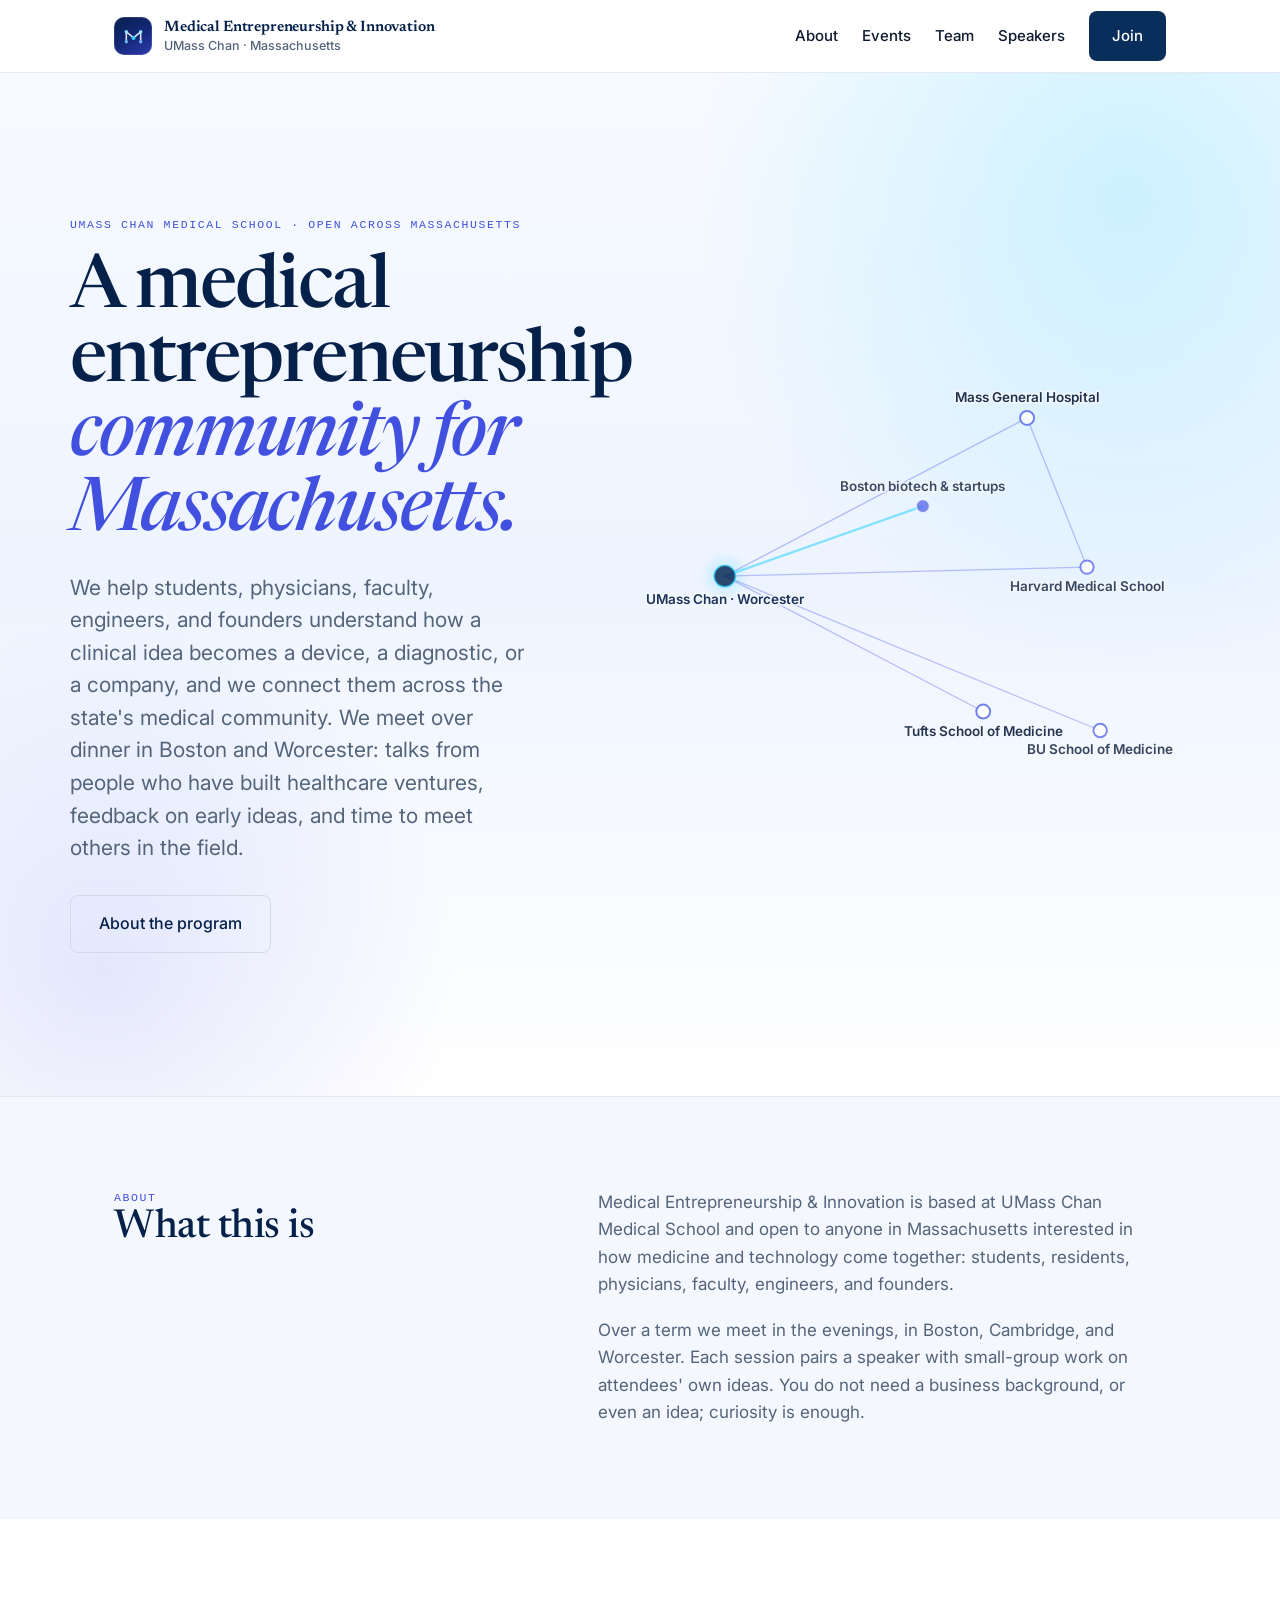
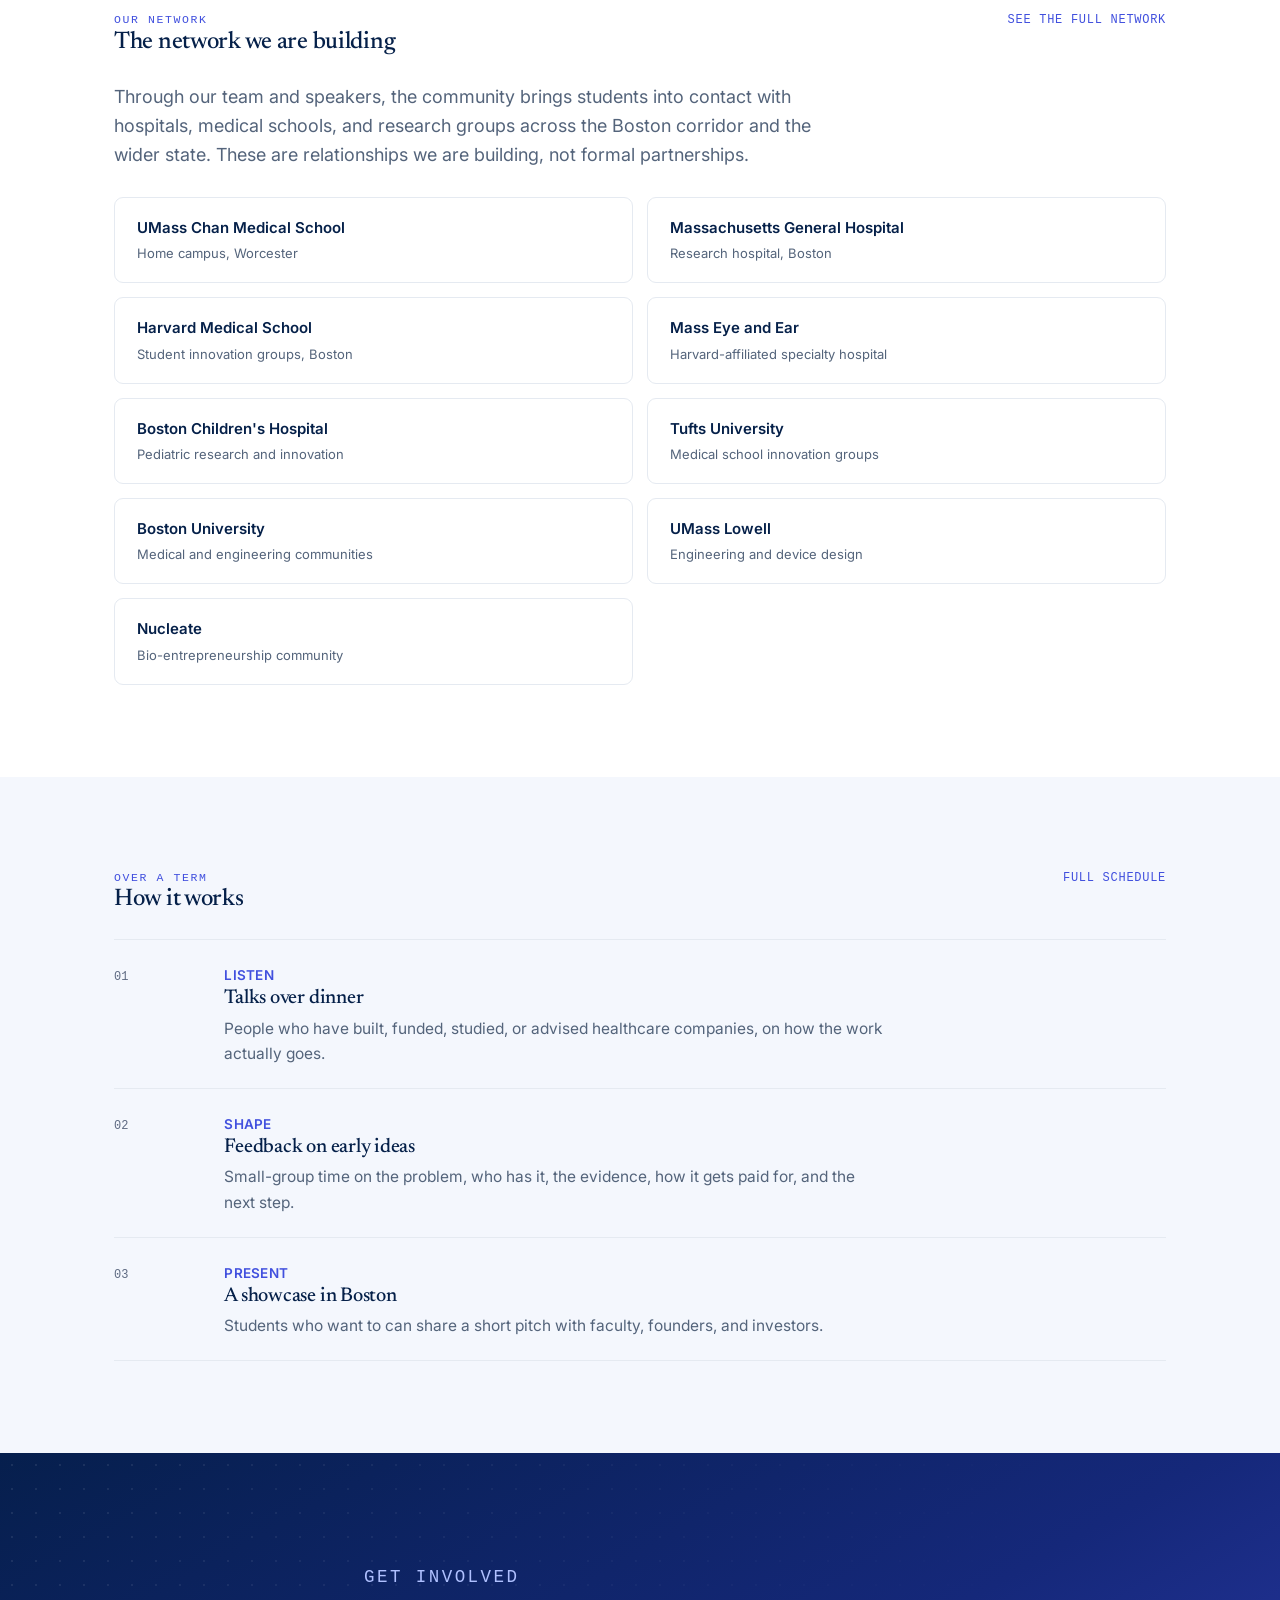
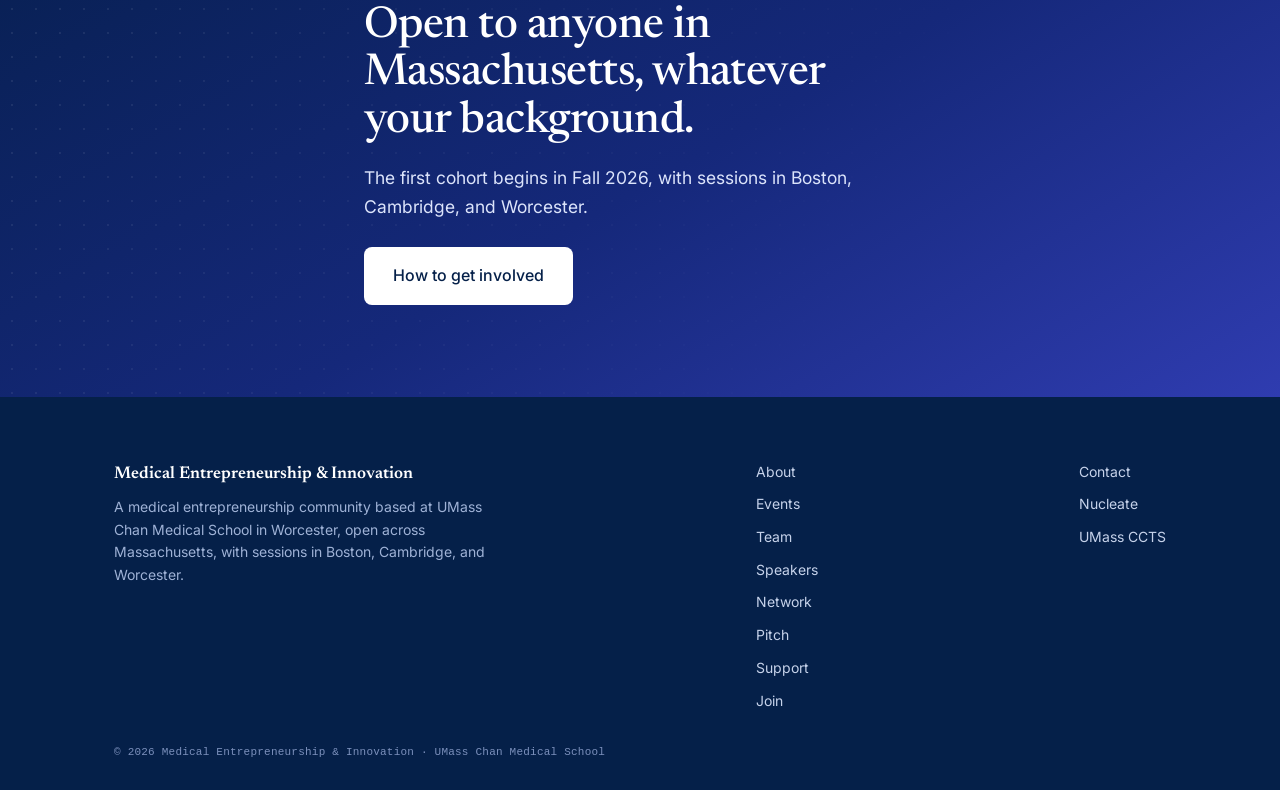
<file: index.html>
<!DOCTYPE html>
<html lang="en">
<head>
<meta charset="UTF-8">
<meta name="viewport" content="width=device-width, initial-scale=1.0">
<meta name="theme-color" content="#052049">
<link rel="icon" type="image/svg+xml" href="favicon.svg">
<link rel="apple-touch-icon" href="apple-touch-icon.png">
<link rel="canonical" href="https://rahulkumarr18.github.io/oee-medical-entrepreneurship/">
<meta property="og:image" content="https://rahulkumarr18.github.io/oee-medical-entrepreneurship/og-cover.jpg">
<meta property="og:image:width" content="1200">
<meta property="og:image:height" content="630">
<meta property="og:image:alt" content="Medical Entrepreneurship &amp; Innovation">
<meta name="twitter:image" content="https://rahulkumarr18.github.io/oee-medical-entrepreneurship/og-cover.jpg">
<title>Medical Entrepreneurship &amp; Innovation · UMass Chan Medical School</title>
<meta name="description" content="A medical entrepreneurship community based at UMass Chan Medical School and open across Massachusetts. Evening sessions in Boston and Worcester where students, physicians, faculty, and founders learn how clinical ideas become devices, diagnostics, and companies.">
<meta property="og:type" content="website">
<meta property="og:title" content="Medical Entrepreneurship &amp; Innovation">
<meta property="og:description" content="A medical entrepreneurship community at UMass Chan, open across Massachusetts, connecting students and physicians with the Boston medical corridor.">
<meta property="og:url" content="https://rahulkumarr18.github.io/oee-medical-entrepreneurship/">
<meta name="twitter:card" content="summary_large_image">
<meta name="twitter:title" content="Medical Entrepreneurship &amp; Innovation">
<meta name="twitter:description" content="A medical entrepreneurship community at UMass Chan, open across Massachusetts.">
<link rel="preconnect" href="https://fonts.googleapis.com">
<link rel="preconnect" href="https://fonts.gstatic.com" crossorigin>
<link href="https://fonts.googleapis.com/css2?family=Inter:wght@300..700&family=Newsreader:ital,opsz,wght@0,6..72,400..600;1,6..72,400..500&display=swap" rel="stylesheet">
<link rel="stylesheet" href="styles.css?v=24">
<script type="application/ld+json">
{
  "@context": "https://schema.org",
  "@type": "EducationalOrganization",
  "name": "Medical Entrepreneurship & Innovation",
  "description": "A medical entrepreneurship community based at UMass Chan Medical School and open across Massachusetts, connecting students, physicians, faculty, and founders with the Boston medical corridor.",
  "url": "https://rahulkumarr18.github.io/oee-medical-entrepreneurship/",
  "areaServed": "Massachusetts",
  "location": [
    { "@type": "Place", "name": "Worcester, Massachusetts" },
    { "@type": "Place", "name": "Boston and Cambridge, Massachusetts" }
  ]
}
</script>
</head>
<body>
<a class="skip-link" href="#main">Skip to content</a>

<header class="site-head">
  <div class="wrap nav">
    <a href="index.html" class="brand" aria-label="Medical Entrepreneurship &amp; Innovation, home">
      <span class="brand-mark"><svg viewBox="0 0 24 24" fill="none" aria-hidden="true"><path d="M4.5 17.5V7l7.5 6.5L19.5 7v10.5" stroke="#DCE9FF" stroke-width="1.6" stroke-linejoin="round" stroke-linecap="round"/><circle cx="4.5" cy="17.5" r="1.8" fill="#6CB1F2"/><circle cx="4.5" cy="7" r="1.8" fill="#8FE3FF"/><circle cx="12" cy="13.5" r="2.1" fill="#2ED3FF"/><circle cx="19.5" cy="7" r="1.8" fill="#8FE3FF"/><circle cx="19.5" cy="17.5" r="1.8" fill="#6CB1F2"/></svg></span>
      <span class="brand-text"><b>Medical Entrepreneurship &amp; Innovation</b> UMass Chan · Massachusetts</span>
    </a>
    <button class="nav-toggle" type="button" aria-label="Menu" aria-expanded="false" aria-controls="nav-links"><span></span></button>
    <nav class="links" id="nav-links">
      <a href="about.html">About</a>
      <a href="program.html">Events</a>
      <a href="team.html">Team</a>
      <a href="speakers.html">Speakers</a>
      <a href="join.html" class="btn btn-solid">Join</a>
    </nav>
  </div>
</header>

<main id="main">

<section class="hero hero-incubator">
  <div class="wrap hero-grid">
    <div class="hero-copy">
      <p class="eyebrow">UMass Chan Medical School · Open across Massachusetts</p>
      <h1><span class="hl-line">A medical entrepreneurship</span> <em class="hl-line">community for Massachusetts.</em></h1>
      <p class="sub">We help students, physicians, faculty, engineers, and founders understand how a clinical idea becomes a device, a diagnostic, or a company, and we connect them across the state's medical community. We meet over dinner in Boston and Worcester: talks from people who have built healthcare ventures, feedback on early ideas, and time to meet others in the field.</p>
      <div class="hero-cta">
        <a href="about.html" class="btn btn-ghost btn-lg">About the program</a>
      </div>
    </div>
    <figure class="hero-fig">
      <canvas id="net-canvas" role="img" aria-label="A simple animated map connecting UMass Chan in Worcester with Mass General Hospital, Harvard Medical School, Tufts, Boston University, and Boston biotech companies."></canvas>
    </figure>
  </div>
</section>

<section class="band">
  <div class="wrap grid-2">
    <div><p class="kicker">About</p><h2>What this is</h2></div>
    <div class="prose">
      <p>Medical Entrepreneurship &amp; Innovation is based at UMass Chan Medical School and open to anyone in Massachusetts interested in how medicine and technology come together: students, residents, physicians, faculty, engineers, and founders.</p>
      <p>Over a term we meet in the evenings, in Boston, Cambridge, and Worcester. Each session pairs a speaker with small-group work on attendees' own ideas. You do not need a business background, or even an idea; curiosity is enough.</p>
    </div>
  </div>
</section>

<section>
  <div class="wrap">
    <div class="section-top">
      <div>
        <p class="kicker">Our network</p>
        <h2>The network we are building</h2>
      </div>
      <a class="more" href="network.html">See the full network</a>
    </div>
    <p class="section-intro" style="max-width:66ch;margin-bottom:28px;">Through our team and speakers, the community brings students into contact with hospitals, medical schools, and research groups across the Boston corridor and the wider state. These are relationships we are building, not formal partnerships.</p>
    <div class="sub-grid">
      <div class="collab"><div class="name">UMass Chan Medical School</div><div class="role">Home campus, Worcester</div></div>
      <div class="collab"><div class="name">Massachusetts General Hospital</div><div class="role">Research hospital, Boston</div></div>
      <div class="collab"><div class="name">Harvard Medical School</div><div class="role">Student innovation groups, Boston</div></div>
      <div class="collab"><div class="name">Mass Eye and Ear</div><div class="role">Harvard-affiliated specialty hospital</div></div>
      <div class="collab"><div class="name">Boston Children's Hospital</div><div class="role">Pediatric research and innovation</div></div>
      <div class="collab"><div class="name">Tufts University</div><div class="role">Medical school innovation groups</div></div>
      <div class="collab"><div class="name">Boston University</div><div class="role">Medical and engineering communities</div></div>
      <div class="collab"><div class="name">UMass Lowell</div><div class="role">Engineering and device design</div></div>
      <div class="collab"><div class="name">Nucleate</div><div class="role">Bio-entrepreneurship community</div></div>
    </div>
  </div>
</section>

<section class="band">
  <div class="wrap">
    <div class="section-top">
      <div>
        <p class="kicker">Over a term</p>
        <h2>How it works</h2>
      </div>
      <a class="more" href="program.html">Full schedule</a>
    </div>
    <ol class="sessions sessions-compact">
      <li><span class="s-num">01</span><div class="s-body"><span class="s-date">Listen</span><h3>Talks over dinner</h3><p>People who have built, funded, studied, or advised healthcare companies, on how the work actually goes.</p></div></li>
      <li><span class="s-num">02</span><div class="s-body"><span class="s-date">Shape</span><h3>Feedback on early ideas</h3><p>Small-group time on the problem, who has it, the evidence, how it gets paid for, and the next step.</p></div></li>
      <li><span class="s-num">03</span><div class="s-body"><span class="s-date">Present</span><h3>A showcase in Boston</h3><p>Students who want to can share a short pitch with faculty, founders, and investors.</p></div></li>
    </ol>
  </div>
</section>

<section class="cta-band">
  <div class="wrap cta-inner">
    <p class="kicker">Get involved</p>
    <h2>Open to anyone in Massachusetts, whatever your background.</h2>
    <p>The first cohort begins in Fall 2026, with sessions in Boston, Cambridge, and Worcester.</p>
    <a class="btn btn-solid btn-lg" href="join.html">How to get involved</a>
  </div>
</section>

</main>

<footer class="site-foot">
  <div class="wrap">
    <div class="foot-grid">
      <div class="aff"><strong>Medical Entrepreneurship &amp; Innovation</strong><p>A medical entrepreneurship community based at UMass Chan Medical School in Worcester, open across Massachusetts, with sessions in Boston, Cambridge, and Worcester.</p></div>
      <nav class="foot-nav" aria-label="Pages">
        <a href="about.html">About</a>
        <a href="program.html">Events</a>
        <a href="team.html">Team</a>
        <a href="speakers.html">Speakers</a>
        <a href="network.html">Network</a>
        <a href="showcase.html">Pitch</a>
        <a href="partners.html">Support</a>
        <a href="join.html">Join</a>
      </nav>
      <nav class="foot-nav" aria-label="Elsewhere">
        <a href="mailto:rahul.kumar5@umassmed.edu">Contact</a>
        <a href="https://nucleate.org/" target="_blank" rel="noopener">Nucleate</a>
        <a href="https://www.umassmed.edu/ccts/" target="_blank" rel="noopener">UMass CCTS</a>
      </nav>
    </div>
    <div class="foot-fine">© 2026 Medical Entrepreneurship &amp; Innovation · UMass Chan Medical School</div>
  </div>
</footer>

<script src="site.js?v=8"></script>
<script src="net.js?v=11"></script>
</body>
</html>
</file>
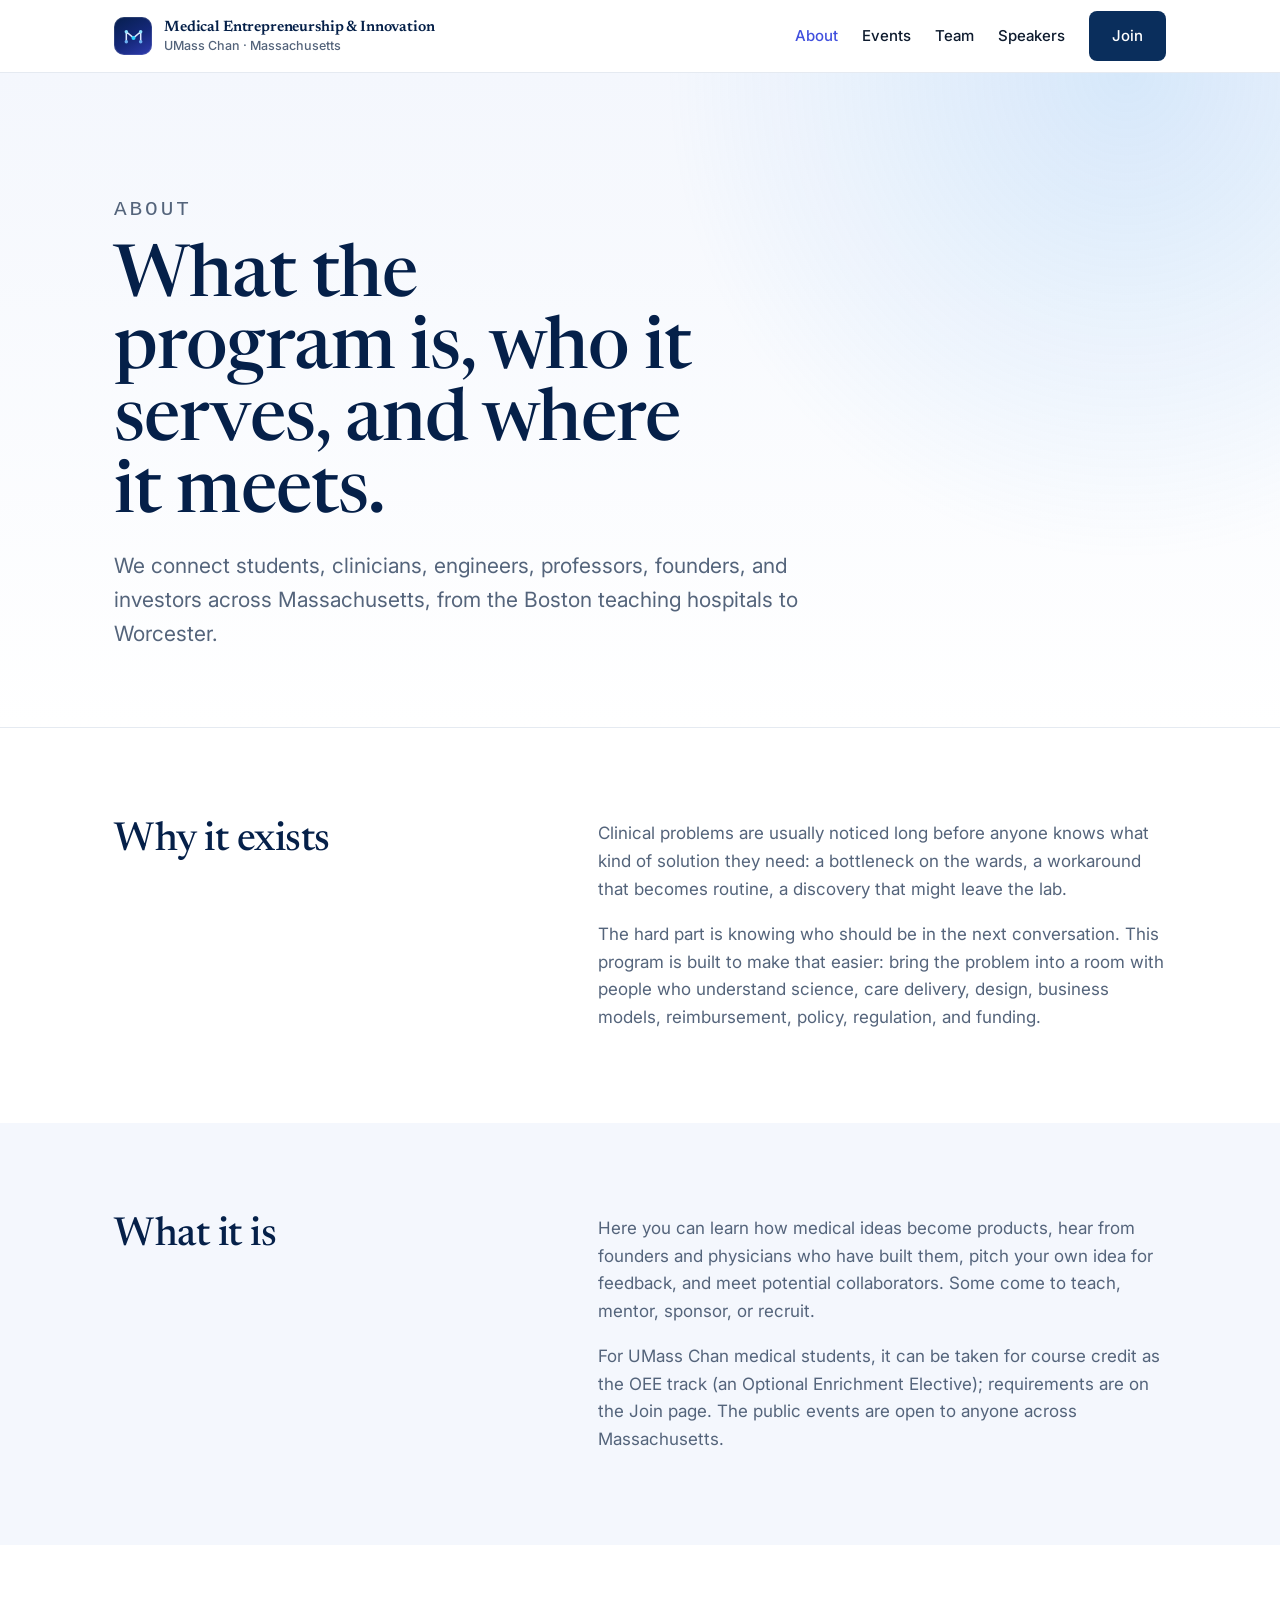
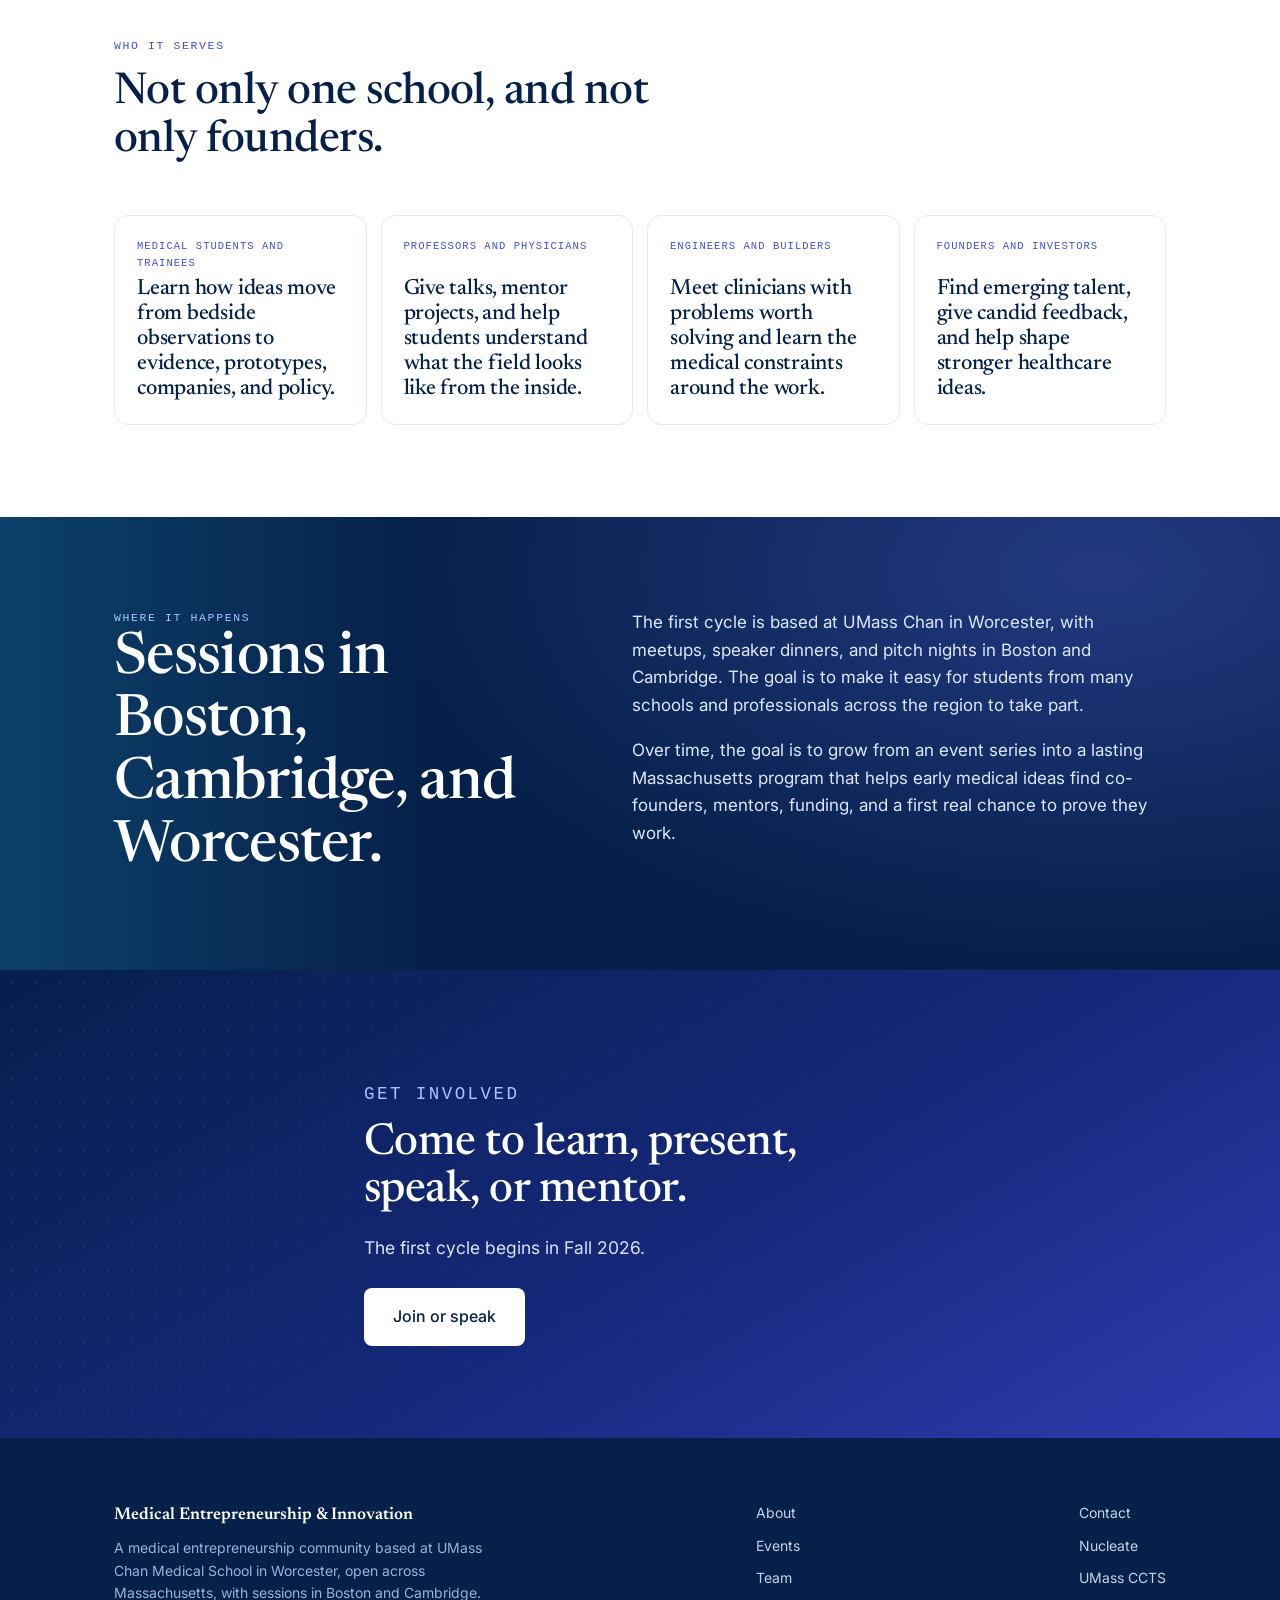
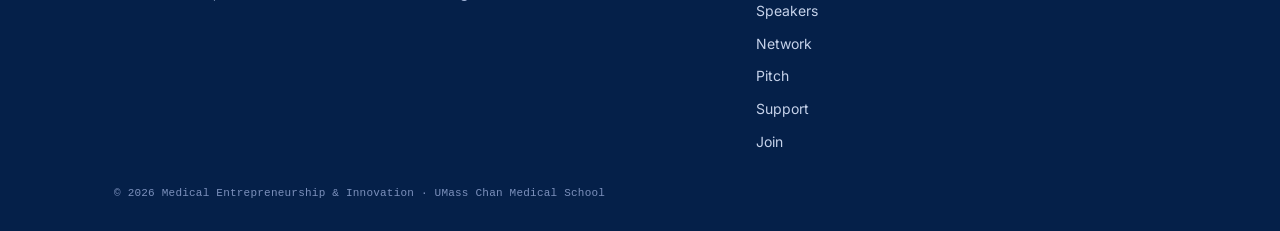
<file: about.html>
<!DOCTYPE html>
<html lang="en">
<head>
<meta charset="UTF-8">
<meta name="viewport" content="width=device-width, initial-scale=1.0">
<meta name="theme-color" content="#052049">
<link rel="icon" type="image/svg+xml" href="favicon.svg">
<link rel="apple-touch-icon" href="apple-touch-icon.png">
<link rel="canonical" href="https://rahulkumarr18.github.io/oee-medical-entrepreneurship/about.html">
<meta property="og:image" content="https://rahulkumarr18.github.io/oee-medical-entrepreneurship/og-cover.jpg">
<meta name="twitter:card" content="summary_large_image">
<title>About · Medical Entrepreneurship &amp; Innovation</title>
<meta name="description" content="About Medical Entrepreneurship &amp; Innovation: a Boston and Worcester home for students, clinicians, engineers, faculty, and founders learning healthcare entrepreneurship.">
<meta property="og:type" content="website">
<meta property="og:title" content="About Medical Entrepreneurship &amp; Innovation">
<meta property="og:description" content="A place for early medical ideas, practical entrepreneurship education, and Boston/Worcester project presentations.">
<link rel="preconnect" href="https://fonts.googleapis.com">
<link rel="preconnect" href="https://fonts.gstatic.com" crossorigin>
<link href="https://fonts.googleapis.com/css2?family=Inter:wght@300..700&family=Newsreader:ital,opsz,wght@0,6..72,400..600;1,6..72,400..500&display=swap" rel="stylesheet">
<link rel="stylesheet" href="styles.css?v=24">
</head>
<body>
<a class="skip-link" href="#main">Skip to content</a>

<header class="site-head">
  <div class="wrap nav">
    <a href="index.html" class="brand" aria-label="Medical Entrepreneurship &amp; Innovation, home">
      <span class="brand-mark"><svg viewBox="0 0 24 24" fill="none" aria-hidden="true"><path d="M4.5 17.5V7l7.5 6.5L19.5 7v10.5" stroke="#DCE9FF" stroke-width="1.6" stroke-linejoin="round" stroke-linecap="round"/><circle cx="4.5" cy="17.5" r="1.8" fill="#6CB1F2"/><circle cx="4.5" cy="7" r="1.8" fill="#8FE3FF"/><circle cx="12" cy="13.5" r="2.1" fill="#2ED3FF"/><circle cx="19.5" cy="7" r="1.8" fill="#8FE3FF"/><circle cx="19.5" cy="17.5" r="1.8" fill="#6CB1F2"/></svg></span>
      <span class="brand-text"><b>Medical Entrepreneurship &amp; Innovation</b> UMass Chan · Massachusetts</span>
    </a>
    <button class="nav-toggle" type="button" aria-label="Menu" aria-expanded="false" aria-controls="nav-links"><span></span></button>
    <nav class="links" id="nav-links">
      <a href="about.html" class="active" aria-current="page">About</a>
      <a href="program.html">Events</a>
      <a href="team.html">Team</a>
      <a href="speakers.html">Speakers</a>
      <a href="join.html" class="btn btn-solid">Join</a>
    </nav>
  </div>
</header>

<main id="main">

<div class="page-head page-head-strong">
  <div class="wrap">
    <p class="kicker">About</p>
    <h1>What the program is, who it serves, and where it meets.</h1>
    <p>We connect students, clinicians, engineers, professors, founders, and investors across Massachusetts, from the Boston teaching hospitals to Worcester.</p>
  </div>
</div>

<section>
  <div class="wrap grid-2">
    <div><h2>Why it exists</h2></div>
    <div class="prose">
      <p>Clinical problems are usually noticed long before anyone knows what kind of solution they need: a bottleneck on the wards, a workaround that becomes routine, a discovery that might leave the lab.</p>
      <p>The hard part is knowing who should be in the next conversation. This program is built to make that easier: bring the problem into a room with people who understand science, care delivery, design, business models, reimbursement, policy, regulation, and funding.</p>
    </div>
  </div>
</section>

<section class="band">
  <div class="wrap grid-2">
    <div><h2>What it is</h2></div>
    <div class="prose">
      <p>Here you can learn how medical ideas become products, hear from founders and physicians who have built them, pitch your own idea for feedback, and meet potential collaborators. Some come to teach, mentor, sponsor, or recruit.</p>
      <p>For UMass Chan medical students, it can be taken for course credit as the OEE track (an Optional Enrichment Elective); requirements are on the Join page. The public events are open to anyone across Massachusetts.</p>
    </div>
  </div>
</section>

<section>
  <div class="wrap">
    <div class="section-head">
      <p class="kicker">Who it serves</p>
      <h2>Not only one school, and not only founders.</h2>
    </div>
    <div class="audience-grid">
      <div class="audience-card"><span>Medical students and trainees</span><strong>Learn how ideas move from bedside observations to evidence, prototypes, companies, and policy.</strong></div>
      <div class="audience-card"><span>Professors and physicians</span><strong>Give talks, mentor projects, and help students understand what the field looks like from the inside.</strong></div>
      <div class="audience-card"><span>Engineers and builders</span><strong>Meet clinicians with problems worth solving and learn the medical constraints around the work.</strong></div>
      <div class="audience-card"><span>Founders and investors</span><strong>Find emerging talent, give candid feedback, and help shape stronger healthcare ideas.</strong></div>
    </div>
  </div>
</section>

<section class="split-spotlight">
  <div class="wrap spotlight-grid">
    <div>
      <p class="kicker">Where it happens</p>
      <h2>Sessions in Boston, Cambridge, and Worcester.</h2>
    </div>
    <div class="prose">
      <p>The first cycle is based at UMass Chan in Worcester, with meetups, speaker dinners, and pitch nights in Boston and Cambridge. The goal is to make it easy for students from many schools and professionals across the region to take part.</p>
      <p>Over time, the goal is to grow from an event series into a lasting Massachusetts program that helps early medical ideas find co-founders, mentors, funding, and a first real chance to prove they work.</p>
    </div>
  </div>
</section>

<section class="cta-band">
  <div class="wrap cta-inner">
    <p class="kicker">Get involved</p>
    <h2>Come to learn, present, speak, or mentor.</h2>
    <p>The first cycle begins in Fall 2026.</p>
    <a class="btn btn-solid btn-lg" href="join.html">Join or speak</a>
  </div>
</section>

</main>

<footer class="site-foot">
  <div class="wrap">
    <div class="foot-grid">
      <div class="aff"><strong>Medical Entrepreneurship &amp; Innovation</strong><p>A medical entrepreneurship community based at UMass Chan Medical School in Worcester, open across Massachusetts, with sessions in Boston and Cambridge.</p></div>
      <nav class="foot-nav" aria-label="Pages">
        <a href="about.html" class="active" aria-current="page">About</a>
        <a href="program.html">Events</a>
        <a href="team.html">Team</a>
        <a href="speakers.html">Speakers</a>
        <a href="network.html">Network</a>
        <a href="showcase.html">Pitch</a>
        <a href="partners.html">Support</a>
        <a href="join.html">Join</a>
      </nav>
      <nav class="foot-nav" aria-label="Elsewhere">
        <a href="mailto:rahul.kumar5@umassmed.edu">Contact</a>
        <a href="https://nucleate.org/" target="_blank" rel="noopener">Nucleate</a>
        <a href="https://www.umassmed.edu/ccts/" target="_blank" rel="noopener">UMass CCTS</a>
      </nav>
    </div>
    <div class="foot-fine">© 2026 Medical Entrepreneurship &amp; Innovation · UMass Chan Medical School</div>
  </div>
</footer>

<script src="site.js?v=8"></script>
</body>
</html>
</file>
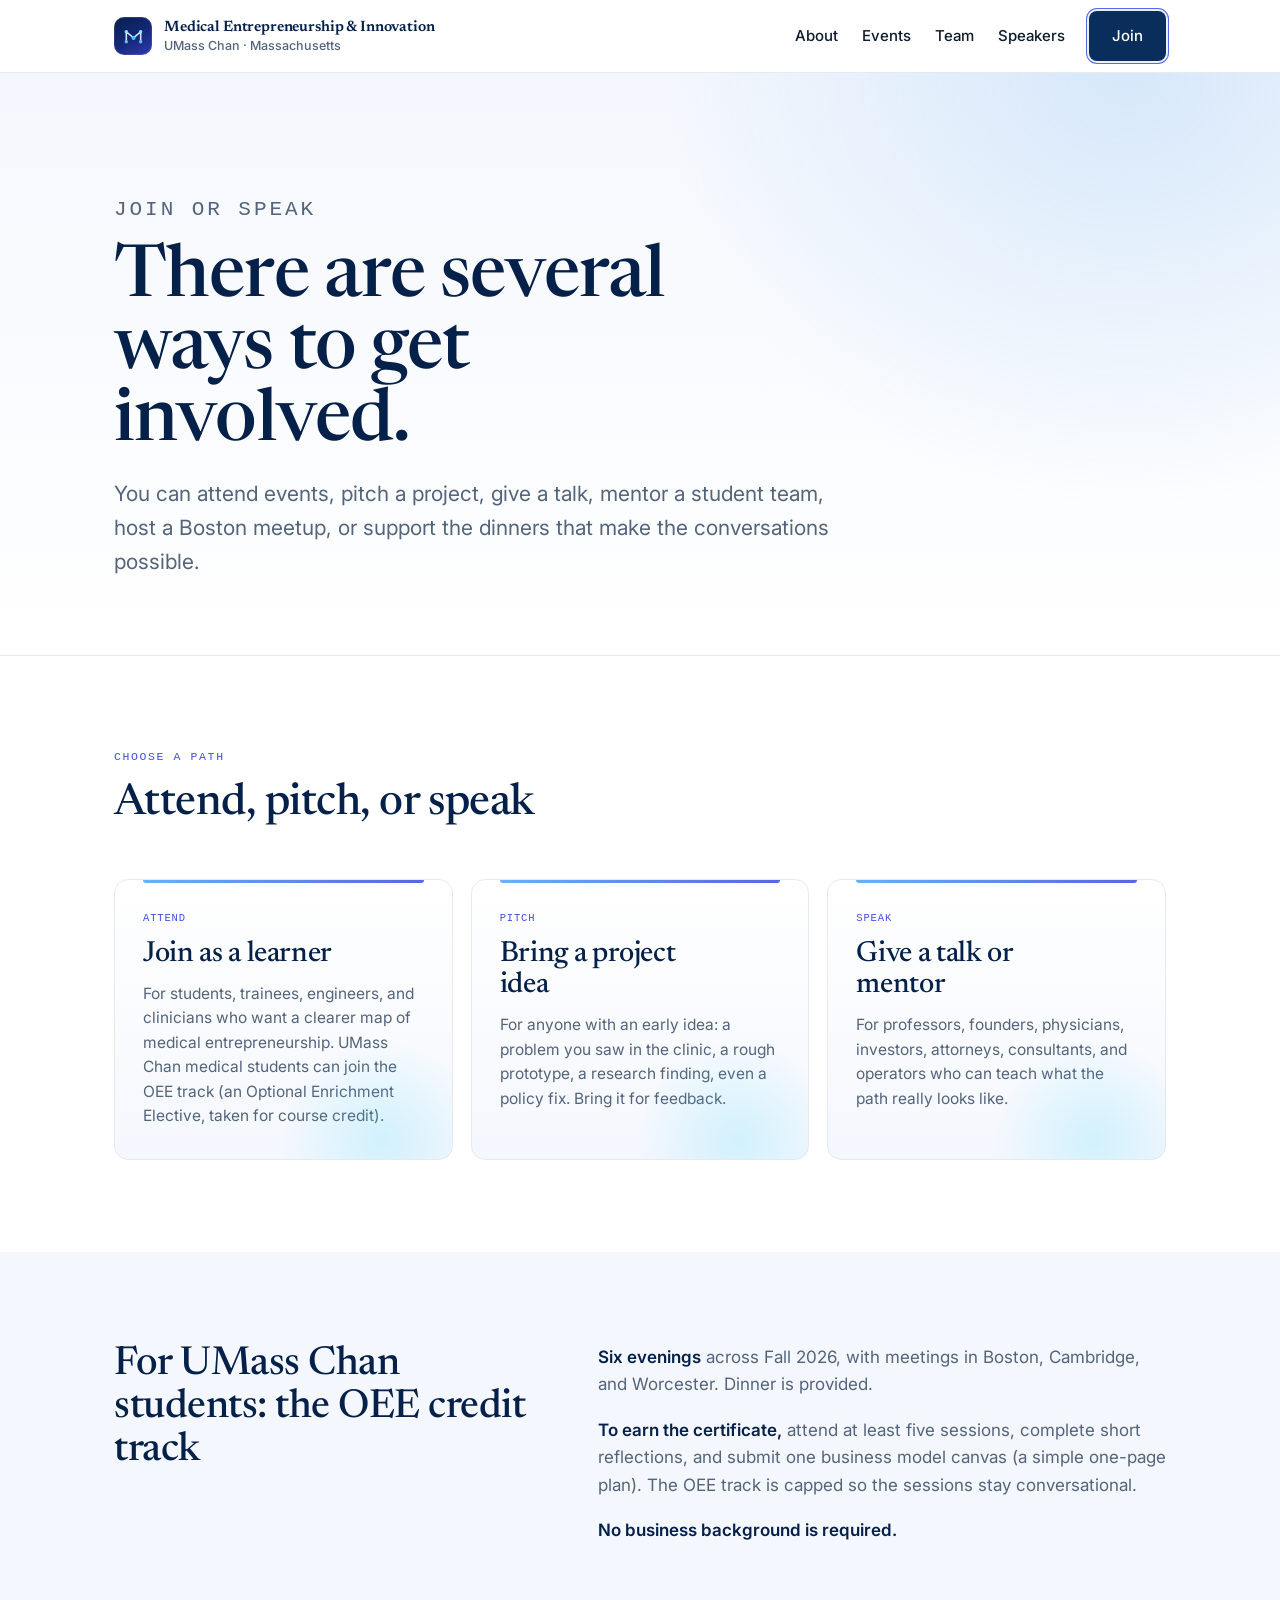
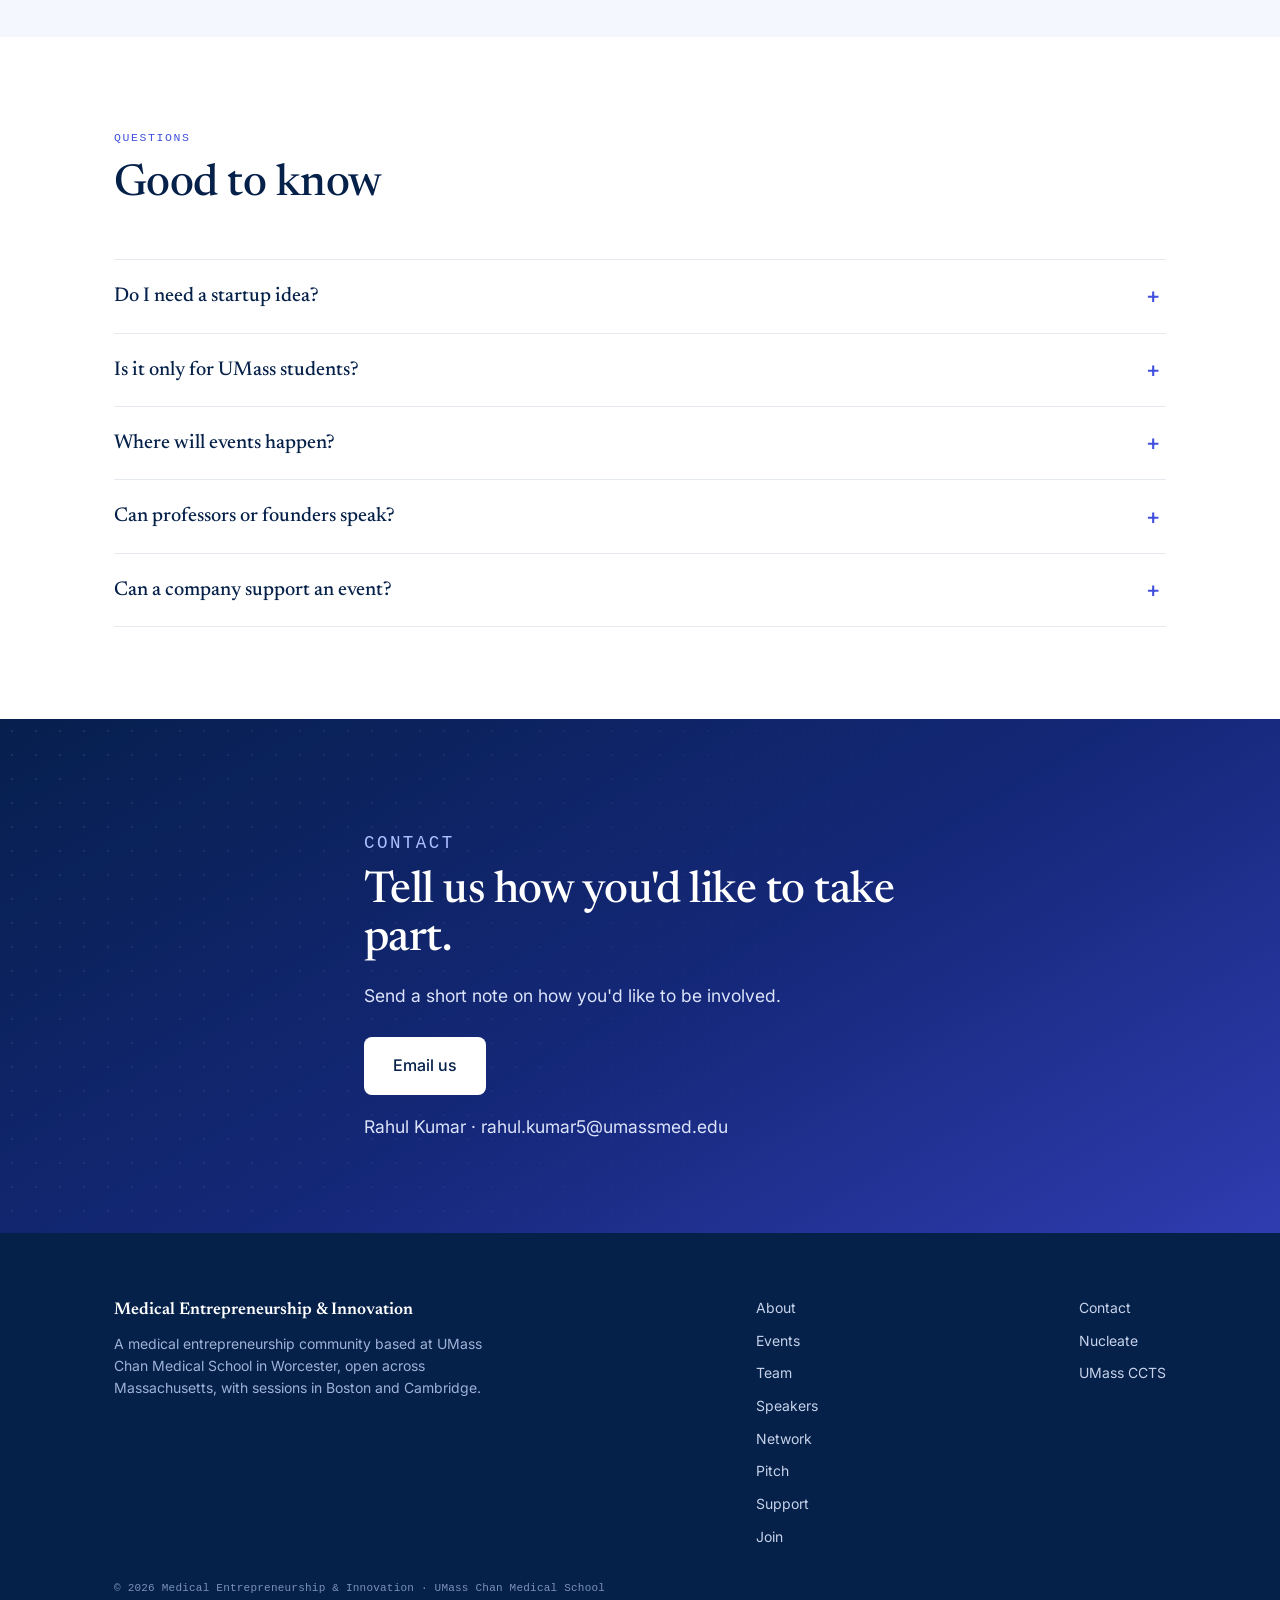
<file: join.html>
<!DOCTYPE html>
<html lang="en">
<head>
<meta charset="UTF-8">
<meta name="viewport" content="width=device-width, initial-scale=1.0">
<meta name="theme-color" content="#052049">
<link rel="icon" type="image/svg+xml" href="favicon.svg">
<link rel="apple-touch-icon" href="apple-touch-icon.png">
<link rel="canonical" href="https://rahulkumarr18.github.io/oee-medical-entrepreneurship/join.html">
<meta property="og:image" content="https://rahulkumarr18.github.io/oee-medical-entrepreneurship/og-cover.jpg">
<meta name="twitter:card" content="summary_large_image">
<title>Join or speak · Medical Entrepreneurship &amp; Innovation</title>
<meta name="description" content="Join Medical Entrepreneurship &amp; Innovation as a student, project team, professor, speaker, founder, investor, engineer, or sponsor.">
<meta property="og:type" content="website">
<meta property="og:title" content="Join or speak · Medical Entrepreneurship &amp; Innovation">
<meta property="og:description" content="Attend events, pitch a project, speak to students, mentor teams, or support the program.">
<link rel="preconnect" href="https://fonts.googleapis.com">
<link rel="preconnect" href="https://fonts.gstatic.com" crossorigin>
<link href="https://fonts.googleapis.com/css2?family=Inter:wght@300..700&family=Newsreader:ital,opsz,wght@0,6..72,400..600;1,6..72,400..500&display=swap" rel="stylesheet">
<link rel="stylesheet" href="styles.css?v=24">
</head>
<body>
<a class="skip-link" href="#main">Skip to content</a>

<header class="site-head">
  <div class="wrap nav">
    <a href="index.html" class="brand" aria-label="Medical Entrepreneurship &amp; Innovation, home">
      <span class="brand-mark"><svg viewBox="0 0 24 24" fill="none" aria-hidden="true"><path d="M4.5 17.5V7l7.5 6.5L19.5 7v10.5" stroke="#DCE9FF" stroke-width="1.6" stroke-linejoin="round" stroke-linecap="round"/><circle cx="4.5" cy="17.5" r="1.8" fill="#6CB1F2"/><circle cx="4.5" cy="7" r="1.8" fill="#8FE3FF"/><circle cx="12" cy="13.5" r="2.1" fill="#2ED3FF"/><circle cx="19.5" cy="7" r="1.8" fill="#8FE3FF"/><circle cx="19.5" cy="17.5" r="1.8" fill="#6CB1F2"/></svg></span>
      <span class="brand-text"><b>Medical Entrepreneurship &amp; Innovation</b> UMass Chan · Massachusetts</span>
    </a>
    <button class="nav-toggle" type="button" aria-label="Menu" aria-expanded="false" aria-controls="nav-links"><span></span></button>
    <nav class="links" id="nav-links">
      <a href="about.html">About</a>
      <a href="program.html">Events</a>
      <a href="team.html">Team</a>
      <a href="speakers.html">Speakers</a>
      <a href="join.html" class="btn btn-solid active" aria-current="page">Join</a>
    </nav>
  </div>
</header>

<main id="main">

<div class="page-head page-head-strong">
  <div class="wrap">
    <p class="kicker">Join or speak</p>
    <h1>There are several ways to get involved.</h1>
    <p>You can attend events, pitch a project, give a talk, mentor a student team, host a Boston meetup, or support the dinners that make the conversations possible.</p>
  </div>
</div>

<section>
  <div class="wrap">
    <div class="section-head">
      <p class="kicker">Choose a path</p>
      <h2>Attend, pitch, or speak</h2>
    </div>
    <div class="feature-grid">
      <article class="feature-card">
        <span class="net-tag">Attend</span>
        <h3>Join as a learner</h3>
        <p>For students, trainees, engineers, and clinicians who want a clearer map of medical entrepreneurship. UMass Chan medical students can join the OEE track (an Optional Enrichment Elective, taken for course credit).</p>
      </article>
      <article class="feature-card">
        <span class="net-tag">Pitch</span>
        <h3>Bring a project idea</h3>
        <p>For anyone with an early idea: a problem you saw in the clinic, a rough prototype, a research finding, even a policy fix. Bring it for feedback.</p>
      </article>
      <article class="feature-card">
        <span class="net-tag">Speak</span>
        <h3>Give a talk or mentor</h3>
        <p>For professors, founders, physicians, investors, attorneys, consultants, and operators who can teach what the path really looks like.</p>
      </article>
    </div>
  </div>
</section>

<section class="band">
  <div class="wrap grid-2">
    <div><h2>For UMass Chan students: the OEE credit track</h2></div>
    <div class="prose">
      <p><strong>Six evenings</strong> across Fall 2026, with meetings in Boston, Cambridge, and Worcester. Dinner is provided.</p>
      <p><strong>To earn the certificate,</strong> attend at least five sessions, complete short reflections, and submit one business model canvas (a simple one-page plan). The OEE track is capped so the sessions stay conversational.</p>
      <p><strong>No business background is required.</strong></p>
    </div>
  </div>
</section>

<section>
  <div class="wrap">
    <div class="section-head"><p class="kicker">Questions</p><h2>Good to know</h2></div>
    <div class="faq">
      <details class="faq-item"><summary>Do I need a startup idea?</summary><div class="faq-a">No. Many people will come to learn and meet people. If you do have an idea, the program gives you a place to test it early.</div></details>
      <details class="faq-item"><summary>Is it only for UMass students?</summary><div class="faq-a">No. The OEE credit track is for UMass Chan students, but the program is built to include students, trainees, faculty, founders, and speakers across Massachusetts.</div></details>
      <details class="faq-item"><summary>Where will events happen?</summary><div class="faq-a">Sessions will be held in Boston, Cambridge, and Worcester. The larger networking and pitch events are planned for Boston and Cambridge so people from across the region can attend.</div></details>
      <details class="faq-item"><summary>Can professors or founders speak?</summary><div class="faq-a">Yes. We are looking for people who can speak honestly about how this world really works: starting a biotech or medical-device company, digital health and AI, private practice, consulting, health law, reimbursement, policy, and raising money.</div></details>
      <details class="faq-item"><summary>Can a company support an event?</summary><div class="faq-a">Yes, with clear guardrails. Sponsorship supports logistics such as dinners and hosting; the details are on the Support page.</div></details>
    </div>
  </div>
</section>

<section class="cta-band">
  <div class="wrap cta-inner">
    <p class="kicker">Contact</p>
    <h2>Tell us how you'd like to take part.</h2>
    <p>Send a short note on how you'd like to be involved.</p>
    <a class="btn btn-solid btn-lg" href="mailto:rahul.kumar5@umassmed.edu?subject=Medical%20Entrepreneurship%20and%20Innovation%20-%20I%20want%20to%20get%20involved&body=Hi%20Rahul%2C%0A%0AI%27d%20like%20to%20get%20involved%20with%20the%20Medical%20Entrepreneurship%20and%20Innovation.%0A%0AI%20am%20interested%20in%3A%20attending%20%2F%20pitching%20an%20idea%20%2F%20speaking%20%2F%20mentoring%20%2F%20hosting%20an%20event%20%2F%20supporting%20the%20program.%0A%0AMy%20background%20or%20school%2Forg%3A%20___.%0A%0AOne%20sentence%20on%20why%20I%27m%20interested%3A%20___.">Email us</a>
    <p class="cta-fine">Rahul Kumar · rahul.kumar5@umassmed.edu</p>
  </div>
</section>

</main>

<footer class="site-foot">
  <div class="wrap">
    <div class="foot-grid">
      <div class="aff"><strong>Medical Entrepreneurship &amp; Innovation</strong><p>A medical entrepreneurship community based at UMass Chan Medical School in Worcester, open across Massachusetts, with sessions in Boston and Cambridge.</p></div>
      <nav class="foot-nav" aria-label="Pages">
        <a href="about.html">About</a>
        <a href="program.html">Events</a>
        <a href="team.html">Team</a>
        <a href="speakers.html">Speakers</a>
        <a href="network.html">Network</a>
        <a href="showcase.html">Pitch</a>
        <a href="partners.html">Support</a>
        <a href="join.html">Join</a>
      </nav>
      <nav class="foot-nav" aria-label="Elsewhere">
        <a href="mailto:rahul.kumar5@umassmed.edu">Contact</a>
        <a href="https://nucleate.org/" target="_blank" rel="noopener">Nucleate</a>
        <a href="https://www.umassmed.edu/ccts/" target="_blank" rel="noopener">UMass CCTS</a>
      </nav>
    </div>
    <div class="foot-fine">© 2026 Medical Entrepreneurship &amp; Innovation · UMass Chan Medical School</div>
  </div>
</footer>

<script src="site.js?v=8"></script>
</body>
</html>
</file>
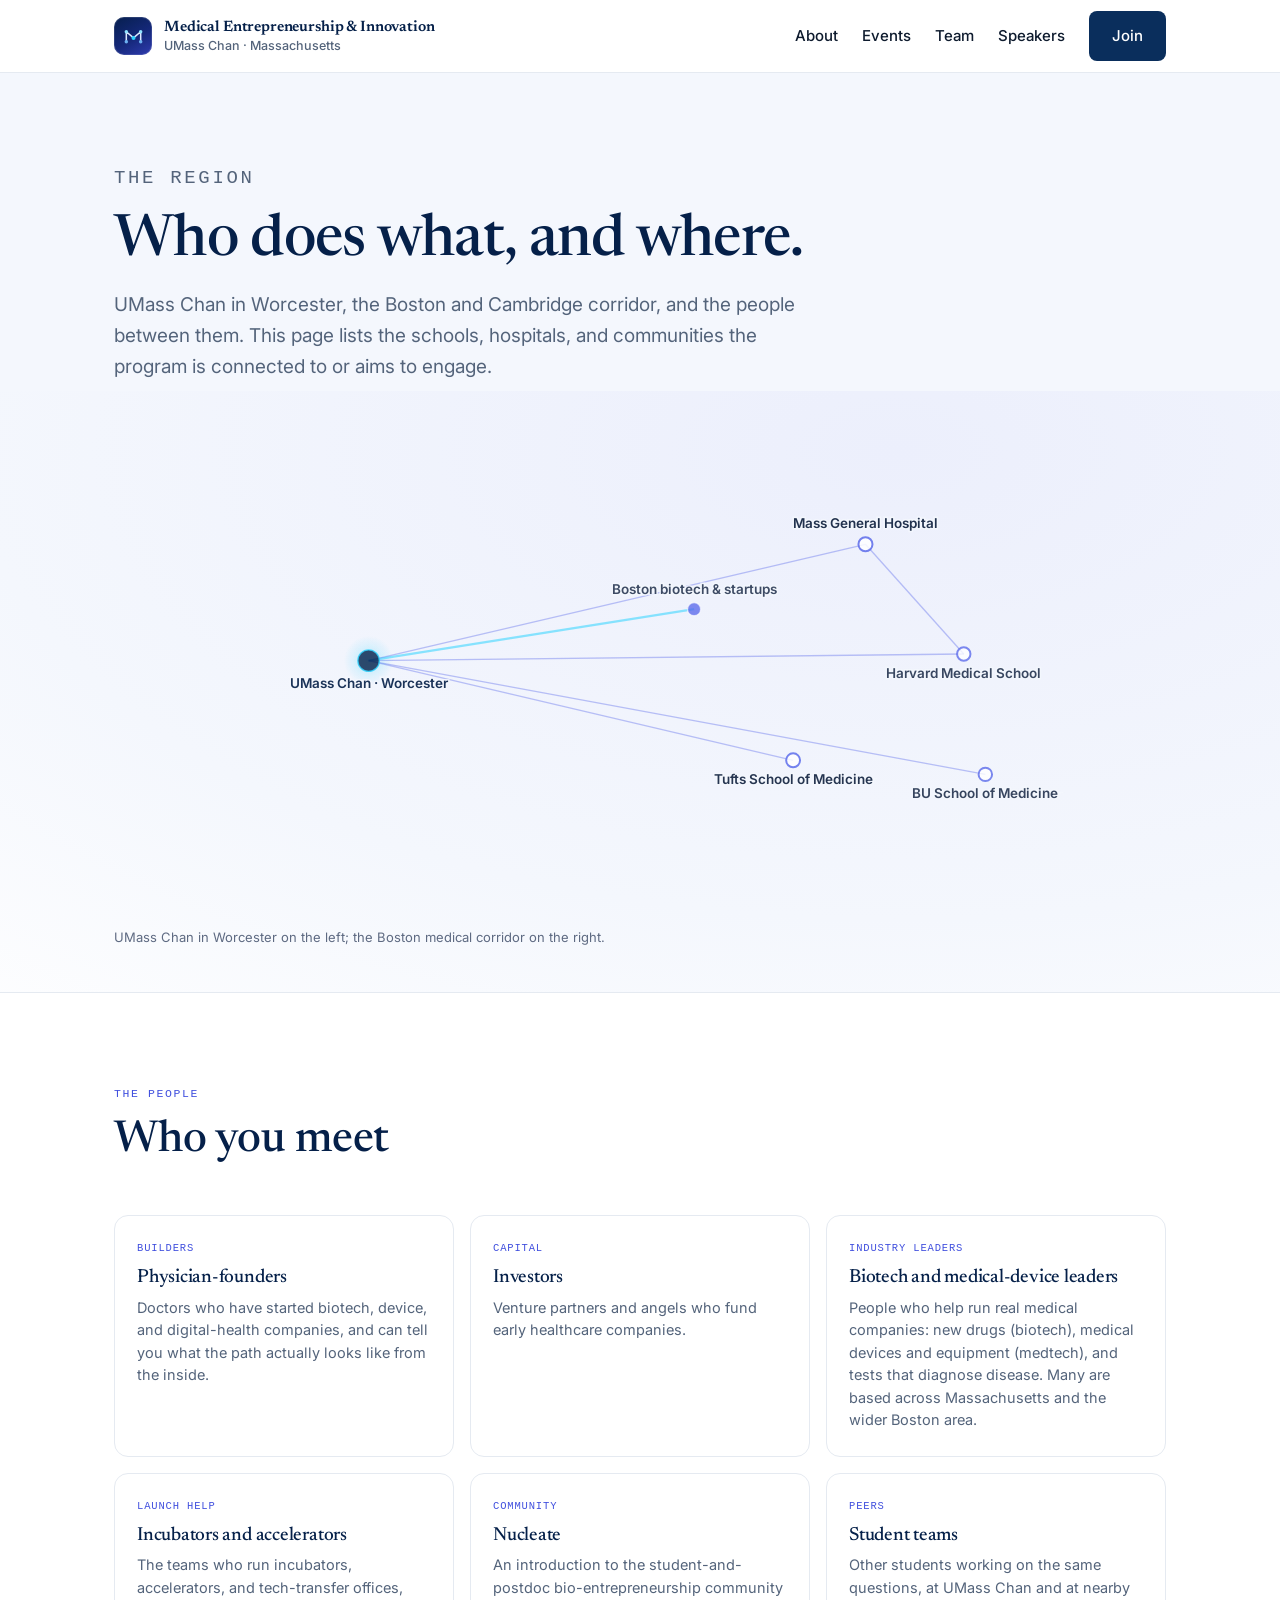
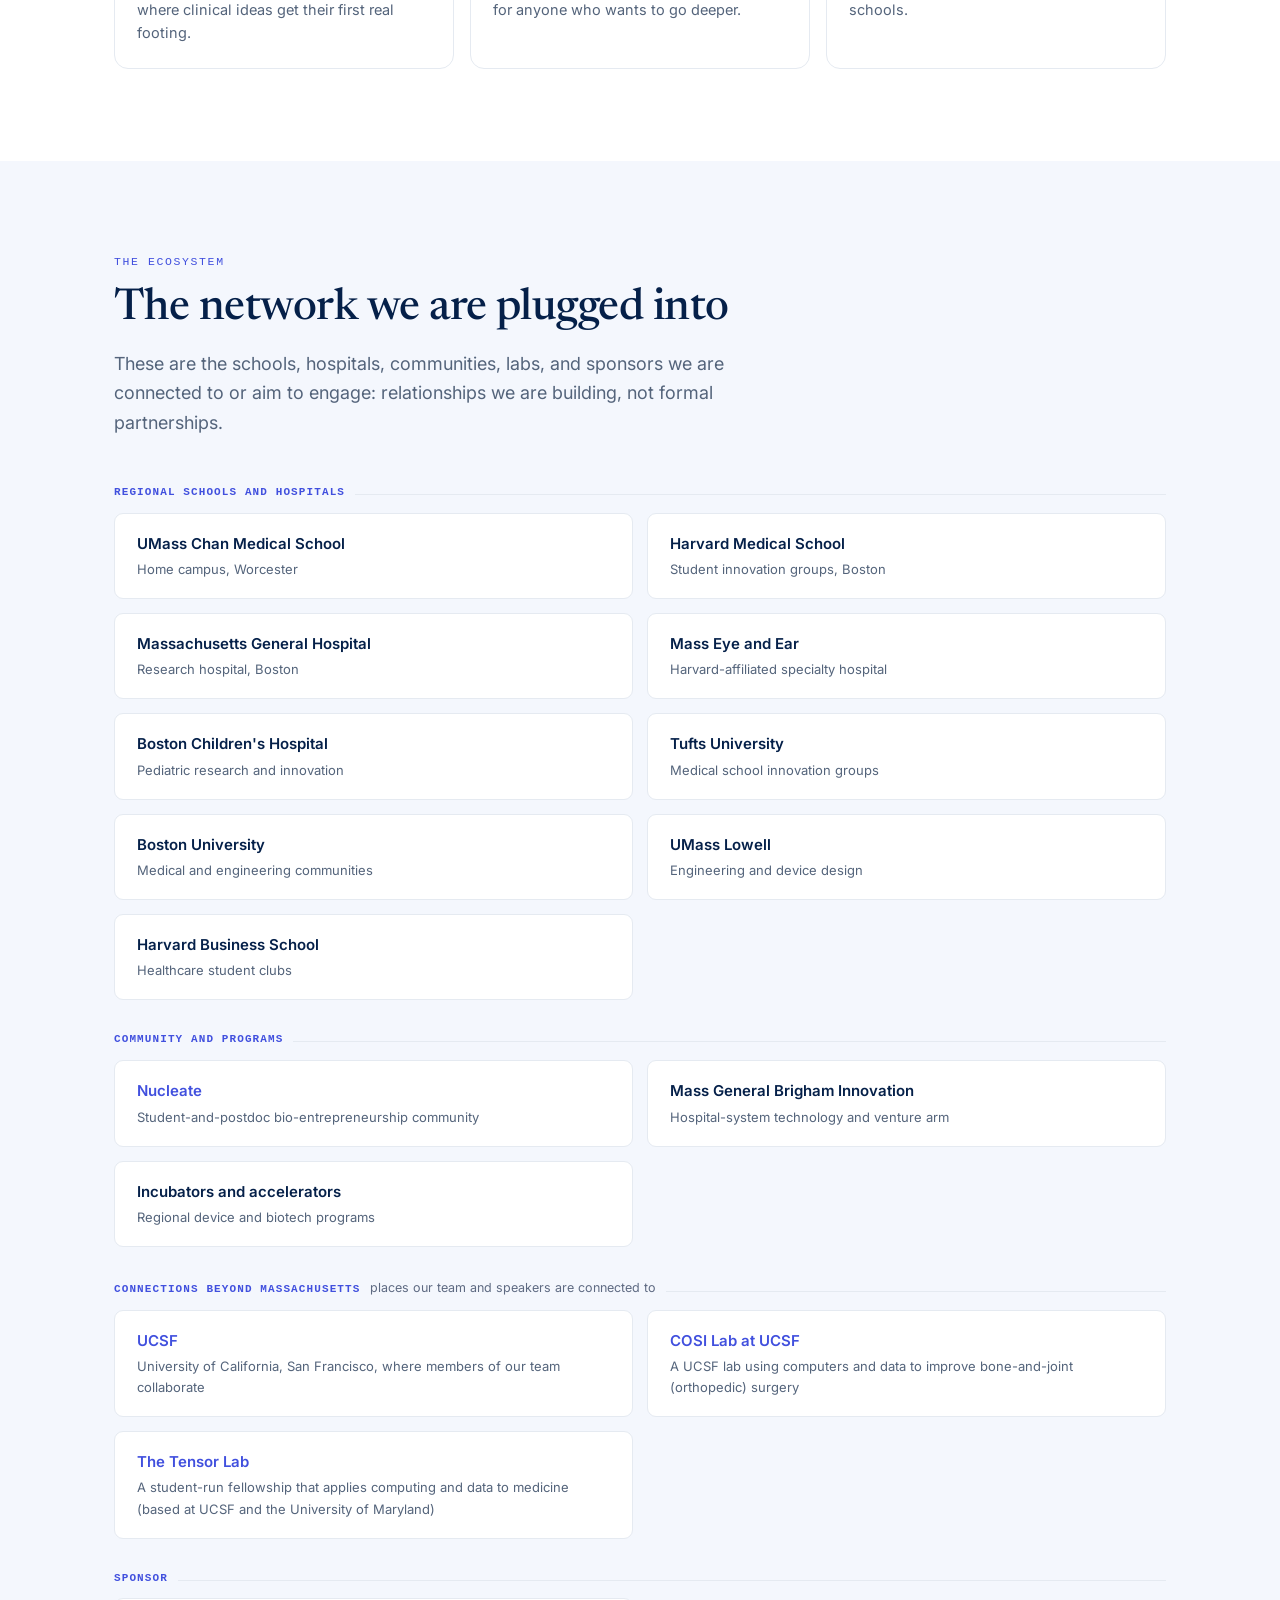
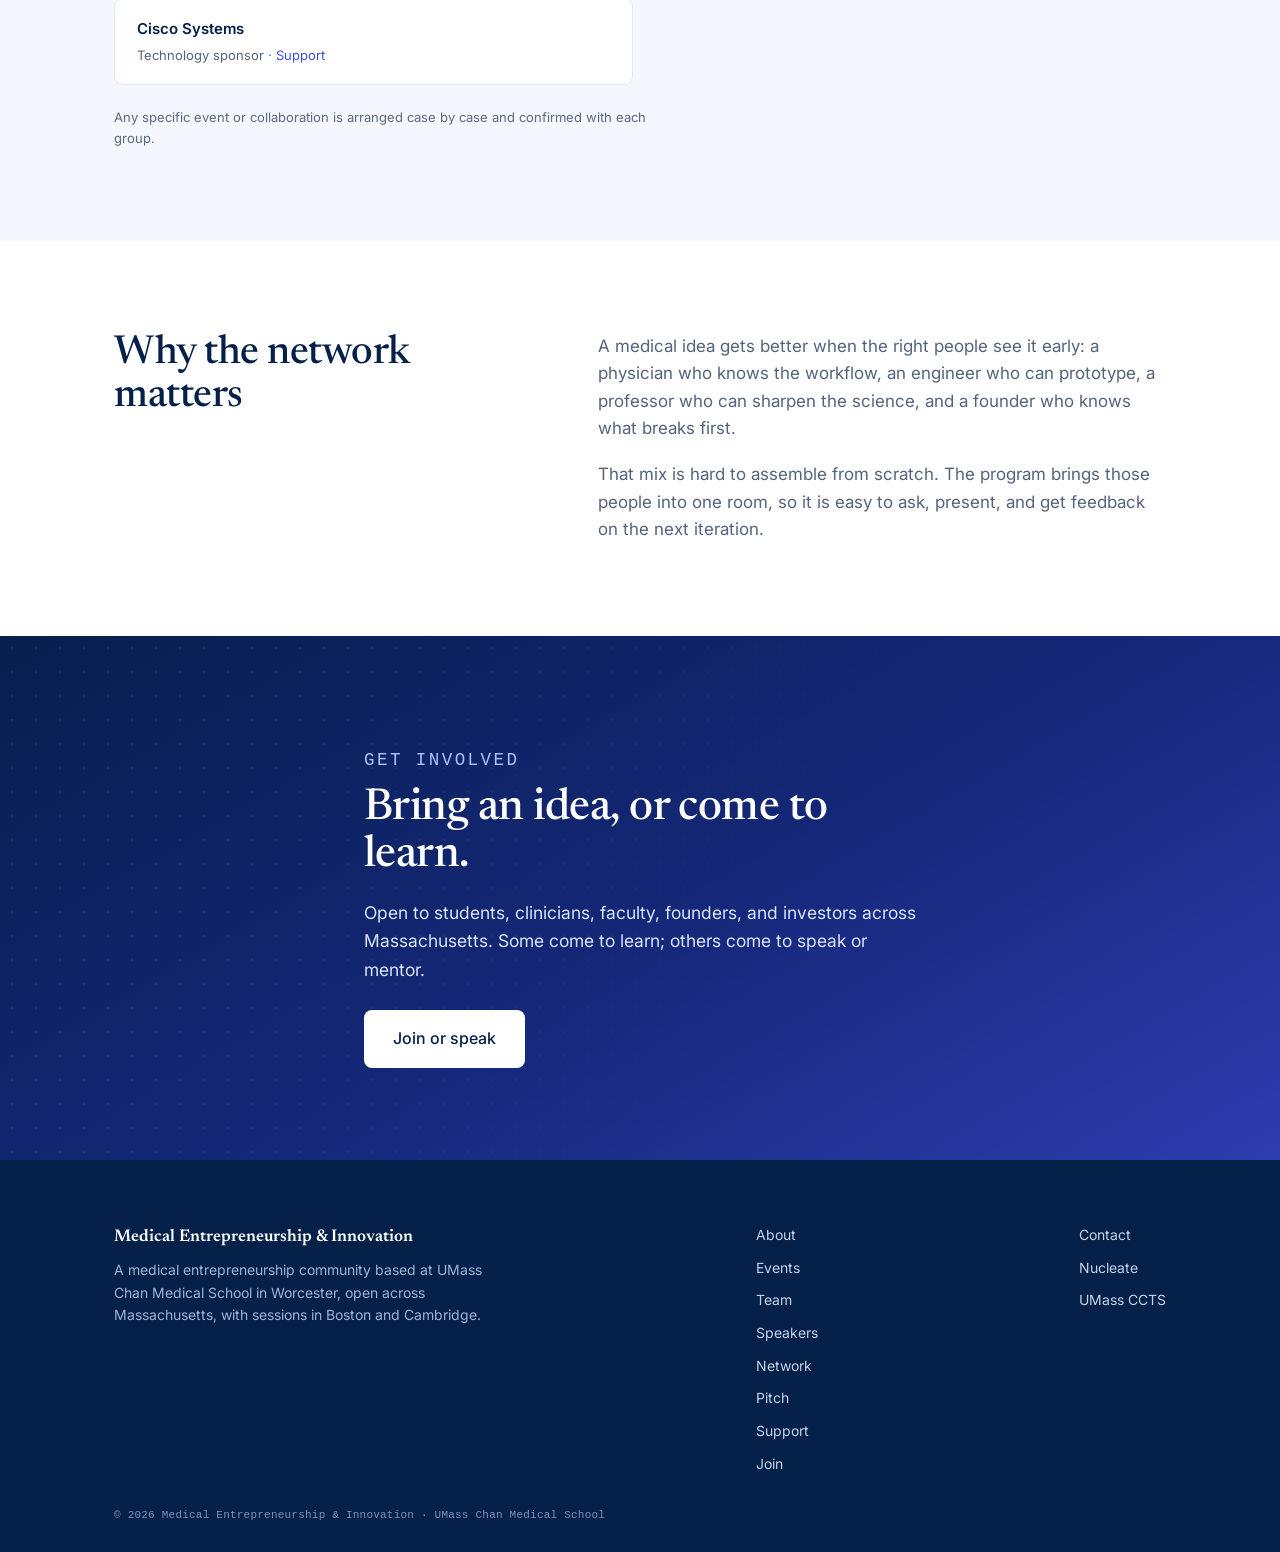
<file: network.html>
<!DOCTYPE html>
<html lang="en">
<head>
<meta charset="UTF-8">
<meta name="viewport" content="width=device-width, initial-scale=1.0">
<meta name="theme-color" content="#052049">
<link rel="icon" type="image/svg+xml" href="favicon.svg">
<link rel="apple-touch-icon" href="apple-touch-icon.png">
<link rel="canonical" href="https://rahulkumarr18.github.io/oee-medical-entrepreneurship/network.html">
<meta property="og:image" content="https://rahulkumarr18.github.io/oee-medical-entrepreneurship/og-cover.jpg">
<meta property="og:image:width" content="1200">
<meta property="og:image:height" content="630">
<meta property="og:image:alt" content="Medical Entrepreneurship &amp; Innovation network map">
<meta name="twitter:image" content="https://rahulkumarr18.github.io/oee-medical-entrepreneurship/og-cover.jpg">
<meta name="twitter:card" content="summary_large_image">
<title>Network · Medical Entrepreneurship &amp; Innovation</title>
<meta name="description" content="The Massachusetts medical entrepreneurship network: Boston and Worcester hospitals, schools, incubators, founders, investors, student teams, and national connections.">
<meta property="og:type" content="website">
<meta property="og:title" content="Network · Medical Entrepreneurship &amp; Innovation">
<meta property="og:description" content="The people and places we aim to connect across Worcester, Boston, Cambridge, and beyond.">
<link rel="preconnect" href="https://fonts.googleapis.com">
<link rel="preconnect" href="https://fonts.gstatic.com" crossorigin>
<link href="https://fonts.googleapis.com/css2?family=Inter:wght@300..700&family=Newsreader:ital,opsz,wght@0,6..72,400..600;1,6..72,400..500&display=swap" rel="stylesheet">
<link rel="stylesheet" href="styles.css?v=24">
</head>
<body>
<a class="skip-link" href="#main">Skip to content</a>

<header class="site-head">
  <div class="wrap nav">
    <a href="index.html" class="brand" aria-label="Medical Entrepreneurship &amp; Innovation, home">
      <span class="brand-mark"><svg viewBox="0 0 24 24" fill="none" aria-hidden="true"><path d="M4.5 17.5V7l7.5 6.5L19.5 7v10.5" stroke="#DCE9FF" stroke-width="1.6" stroke-linejoin="round" stroke-linecap="round"/><circle cx="4.5" cy="17.5" r="1.8" fill="#6CB1F2"/><circle cx="4.5" cy="7" r="1.8" fill="#8FE3FF"/><circle cx="12" cy="13.5" r="2.1" fill="#2ED3FF"/><circle cx="19.5" cy="7" r="1.8" fill="#8FE3FF"/><circle cx="19.5" cy="17.5" r="1.8" fill="#6CB1F2"/></svg></span>
      <span class="brand-text"><b>Medical Entrepreneurship &amp; Innovation</b> UMass Chan · Massachusetts</span>
    </a>
    <button class="nav-toggle" type="button" aria-label="Menu" aria-expanded="false" aria-controls="nav-links"><span></span></button>
    <nav class="links" id="nav-links">
      <a href="about.html">About</a>
      <a href="program.html">Events</a>
      <a href="team.html">Team</a>
      <a href="speakers.html">Speakers</a>
      <a href="join.html" class="btn btn-solid">Join</a>
    </nav>
  </div>
</header>

<main id="main">

<div class="page-head" style="border-bottom:0;padding-bottom:8px;">
  <div class="wrap">
    <p class="kicker">The region</p>
    <h1>Who does what, and where.</h1>
    <p>UMass Chan in Worcester, the Boston and Cambridge corridor, and the people between them. This page lists the schools, hospitals, and communities the program is connected to or aims to engage.</p>
  </div>
</div>

<section class="map-hero" style="padding-top:clamp(16px,2vw,28px);padding-bottom:clamp(24px,3.5vw,44px);border-bottom:1px solid var(--line);">
  <div class="wrap">
    <figure class="map-fig">
      <canvas id="map-canvas" role="img" aria-label="A simple animated map connecting UMass Chan in Worcester with Mass General Hospital, Harvard Medical School, Tufts, Boston University, and Boston biotech companies."></canvas>
    </figure>
    <p class="section-intro" style="font-size:13px;color:var(--slate-2);margin-top:10px;">UMass Chan in Worcester on the left; the Boston medical corridor on the right.</p>
  </div>
</section>

<section>
  <div class="wrap">
    <div class="section-head">
      <p class="kicker">The people</p>
      <h2>Who you meet</h2>
    </div>
    <div class="net-grid">
      <div class="net-card"><span class="net-tag">Builders</span><h3>Physician-founders</h3><p>Doctors who have started biotech, device, and digital-health companies, and can tell you what the path actually looks like from the inside.</p></div>
      <div class="net-card"><span class="net-tag">Capital</span><h3>Investors</h3><p>Venture partners and angels who fund early healthcare companies.</p></div>
      <div class="net-card"><span class="net-tag">Industry leaders</span><h3>Biotech and medical-device leaders</h3><p>People who help run real medical companies: new drugs (biotech), medical devices and equipment (medtech), and tests that diagnose disease. Many are based across Massachusetts and the wider Boston area.</p></div>
      <div class="net-card"><span class="net-tag">Launch help</span><h3>Incubators and accelerators</h3><p>The teams who run incubators, accelerators, and tech-transfer offices, where clinical ideas get their first real footing.</p></div>
      <div class="net-card"><span class="net-tag">Community</span><h3>Nucleate</h3><p>An introduction to the student-and-postdoc bio-entrepreneurship community for anyone who wants to go deeper.</p></div>
      <div class="net-card"><span class="net-tag">Peers</span><h3>Student teams</h3><p>Other students working on the same questions, at UMass Chan and at nearby schools.</p></div>
    </div>
  </div>
</section>

<section class="band">
  <div class="wrap">
    <div class="section-head">
      <p class="kicker">The ecosystem</p>
      <h2>The network we are plugged into</h2>
      <p class="section-intro">These are the schools, hospitals, communities, labs, and sponsors we are connected to or aim to engage: relationships we are building, not formal partnerships.</p>
    </div>

    <div class="group">
      <h3 class="group-label">Regional schools and hospitals</h3>
      <div class="sub-grid">
        <div class="collab"><div class="name">UMass Chan Medical School</div><div class="role">Home campus, Worcester</div></div>
        <div class="collab"><div class="name">Harvard Medical School</div><div class="role">Student innovation groups, Boston</div></div>
        <div class="collab"><div class="name">Massachusetts General Hospital</div><div class="role">Research hospital, Boston</div></div>
        <div class="collab"><div class="name">Mass Eye and Ear</div><div class="role">Harvard-affiliated specialty hospital</div></div>
        <div class="collab"><div class="name">Boston Children's Hospital</div><div class="role">Pediatric research and innovation</div></div>
        <div class="collab"><div class="name">Tufts University</div><div class="role">Medical school innovation groups</div></div>
        <div class="collab"><div class="name">Boston University</div><div class="role">Medical and engineering communities</div></div>
        <div class="collab"><div class="name">UMass Lowell</div><div class="role">Engineering and device design</div></div>
        <div class="collab"><div class="name">Harvard Business School</div><div class="role">Healthcare student clubs</div></div>
      </div>
    </div>

    <div class="group">
      <h3 class="group-label">Community and programs</h3>
      <div class="sub-grid">
        <div class="collab"><div class="name"><a href="https://nucleate.org/" target="_blank" rel="noopener">Nucleate</a></div><div class="role">Student-and-postdoc bio-entrepreneurship community</div></div>
        <div class="collab"><div class="name">Mass General Brigham Innovation</div><div class="role">Hospital-system technology and venture arm</div></div>
        <div class="collab"><div class="name">Incubators and accelerators</div><div class="role">Regional device and biotech programs</div></div>
      </div>
    </div>

    <div class="group">
      <h3 class="group-label">Connections beyond Massachusetts <span class="gl-note">places our team and speakers are connected to</span></h3>
      <div class="sub-grid">
        <div class="collab"><div class="name"><a href="https://www.ucsf.edu/" target="_blank" rel="noopener">UCSF</a></div><div class="role">University of California, San Francisco, where members of our team collaborate</div></div>
        <div class="collab"><div class="name"><a href="https://cosilab.ucsf.edu/" target="_blank" rel="noopener">COSI Lab at UCSF</a></div><div class="role">A UCSF lab using computers and data to improve bone-and-joint (orthopedic) surgery</div></div>
        <div class="collab"><div class="name"><a href="https://thetensorlab.org/" target="_blank" rel="noopener">The Tensor Lab</a></div><div class="role">A student-run fellowship that applies computing and data to medicine (based at UCSF and the University of Maryland)</div></div>
      </div>
    </div>

    <div class="group">
      <h3 class="group-label">Sponsor</h3>
      <div class="sub-grid">
        <div class="collab"><div class="name">Cisco Systems</div><div class="role">Technology sponsor · <a href="partners.html">Support</a></div></div>
      </div>
    </div>

    <p class="eco-note">Any specific event or collaboration is arranged case by case and confirmed with each group.</p>
  </div>
</section>

<section>
  <div class="wrap grid-2">
    <div><h2>Why the network matters</h2></div>
    <div class="prose">
      <p>A medical idea gets better when the right people see it early: a physician who knows the workflow, an engineer who can prototype, a professor who can sharpen the science, and a founder who knows what breaks first.</p>
      <p>That mix is hard to assemble from scratch. The program brings those people into one room, so it is easy to ask, present, and get feedback on the next iteration.</p>
    </div>
  </div>
</section>

<section class="cta-band">
  <div class="wrap cta-inner">
    <p class="kicker">Get involved</p>
    <h2>Bring an idea, or come to learn.</h2>
    <p>Open to students, clinicians, faculty, founders, and investors across Massachusetts. Some come to learn; others come to speak or mentor.</p>
    <a class="btn btn-solid btn-lg" href="join.html">Join or speak</a>
  </div>
</section>

</main>

<footer class="site-foot">
  <div class="wrap">
    <div class="foot-grid">
      <div class="aff"><strong>Medical Entrepreneurship &amp; Innovation</strong><p>A medical entrepreneurship community based at UMass Chan Medical School in Worcester, open across Massachusetts, with sessions in Boston and Cambridge.</p></div>
      <nav class="foot-nav" aria-label="Pages">
        <a href="about.html">About</a>
        <a href="program.html">Events</a>
        <a href="team.html">Team</a>
        <a href="speakers.html">Speakers</a>
        <a href="network.html">Network</a>
        <a href="showcase.html">Pitch</a>
        <a href="partners.html">Support</a>
        <a href="join.html">Join</a>
      </nav>
      <nav class="foot-nav" aria-label="Elsewhere">
        <a href="mailto:rahul.kumar5@umassmed.edu">Contact</a>
        <a href="https://nucleate.org/" target="_blank" rel="noopener">Nucleate</a>
        <a href="https://www.umassmed.edu/ccts/" target="_blank" rel="noopener">UMass CCTS</a>
      </nav>
    </div>
    <div class="foot-fine">© 2026 Medical Entrepreneurship &amp; Innovation · UMass Chan Medical School</div>
  </div>
</footer>

<script src="site.js?v=8"></script>
<script src="net.js?v=11"></script>
</body>
</html>
</file>
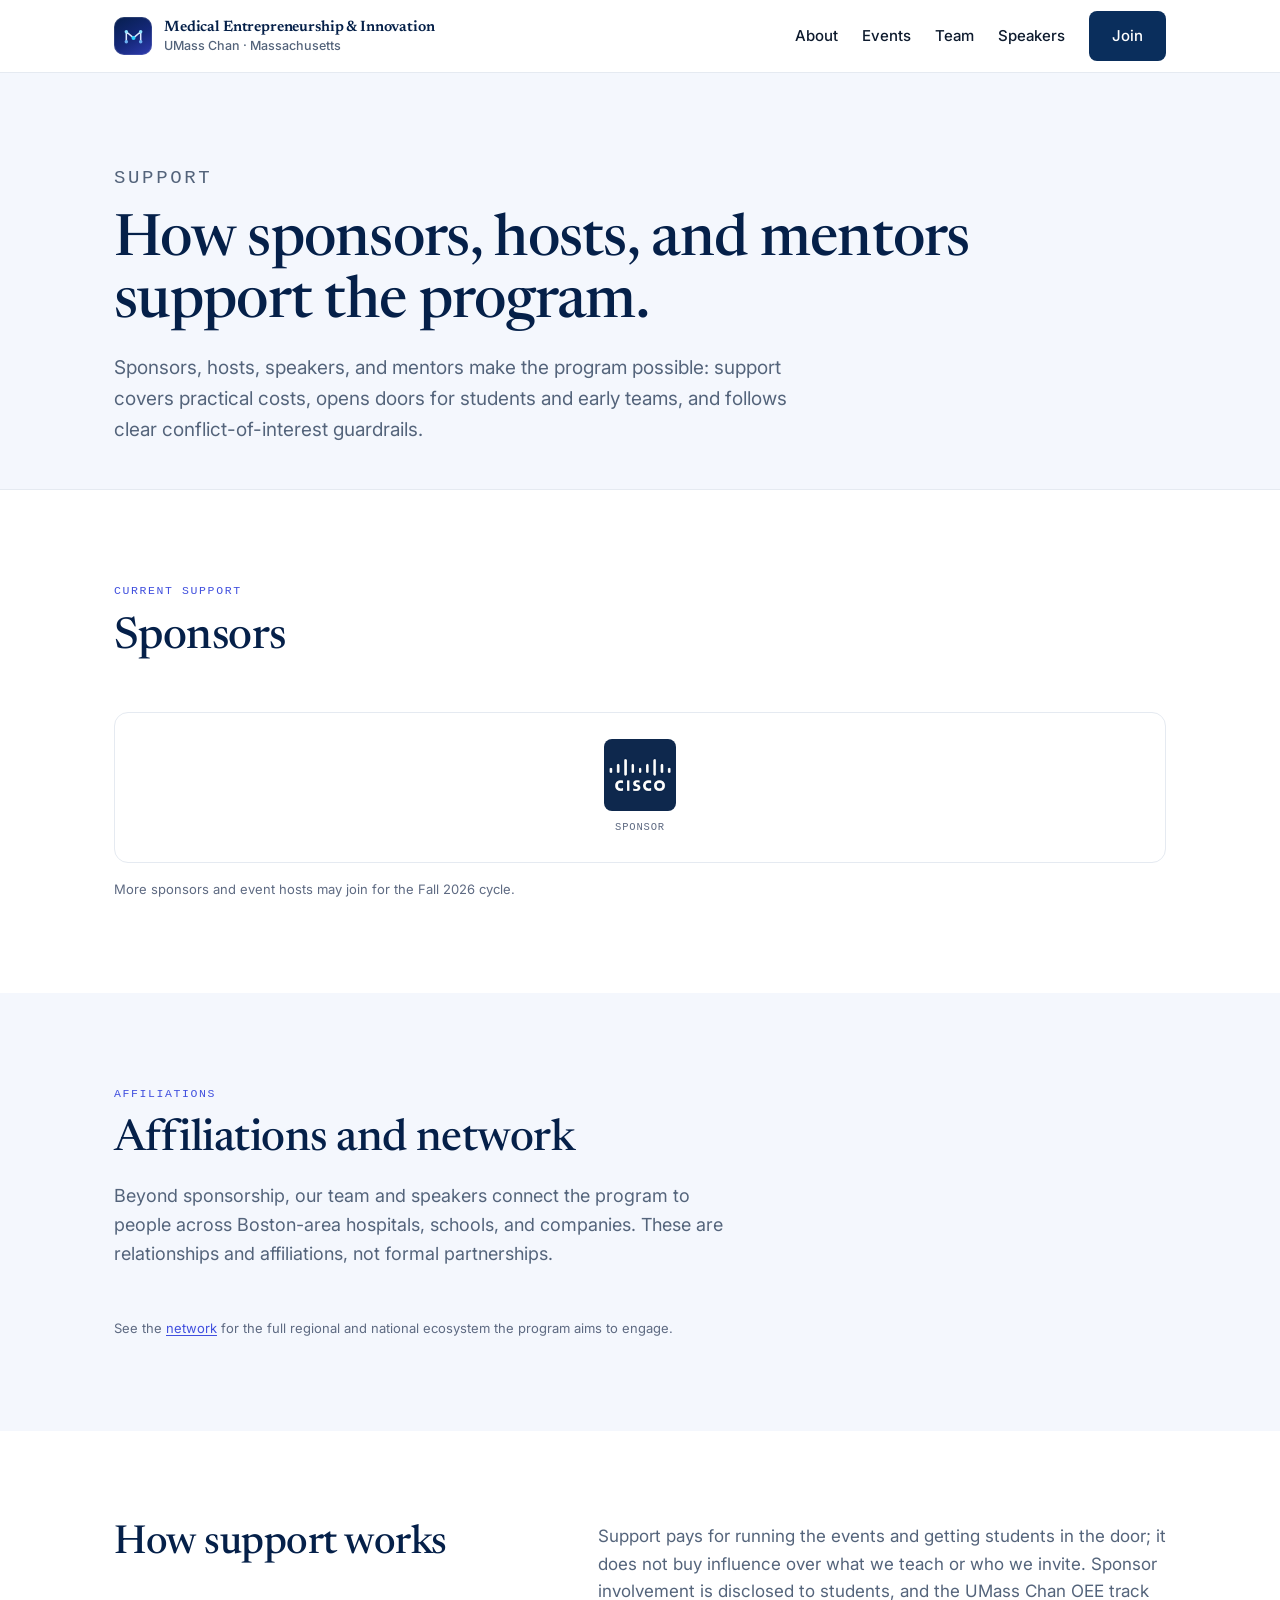
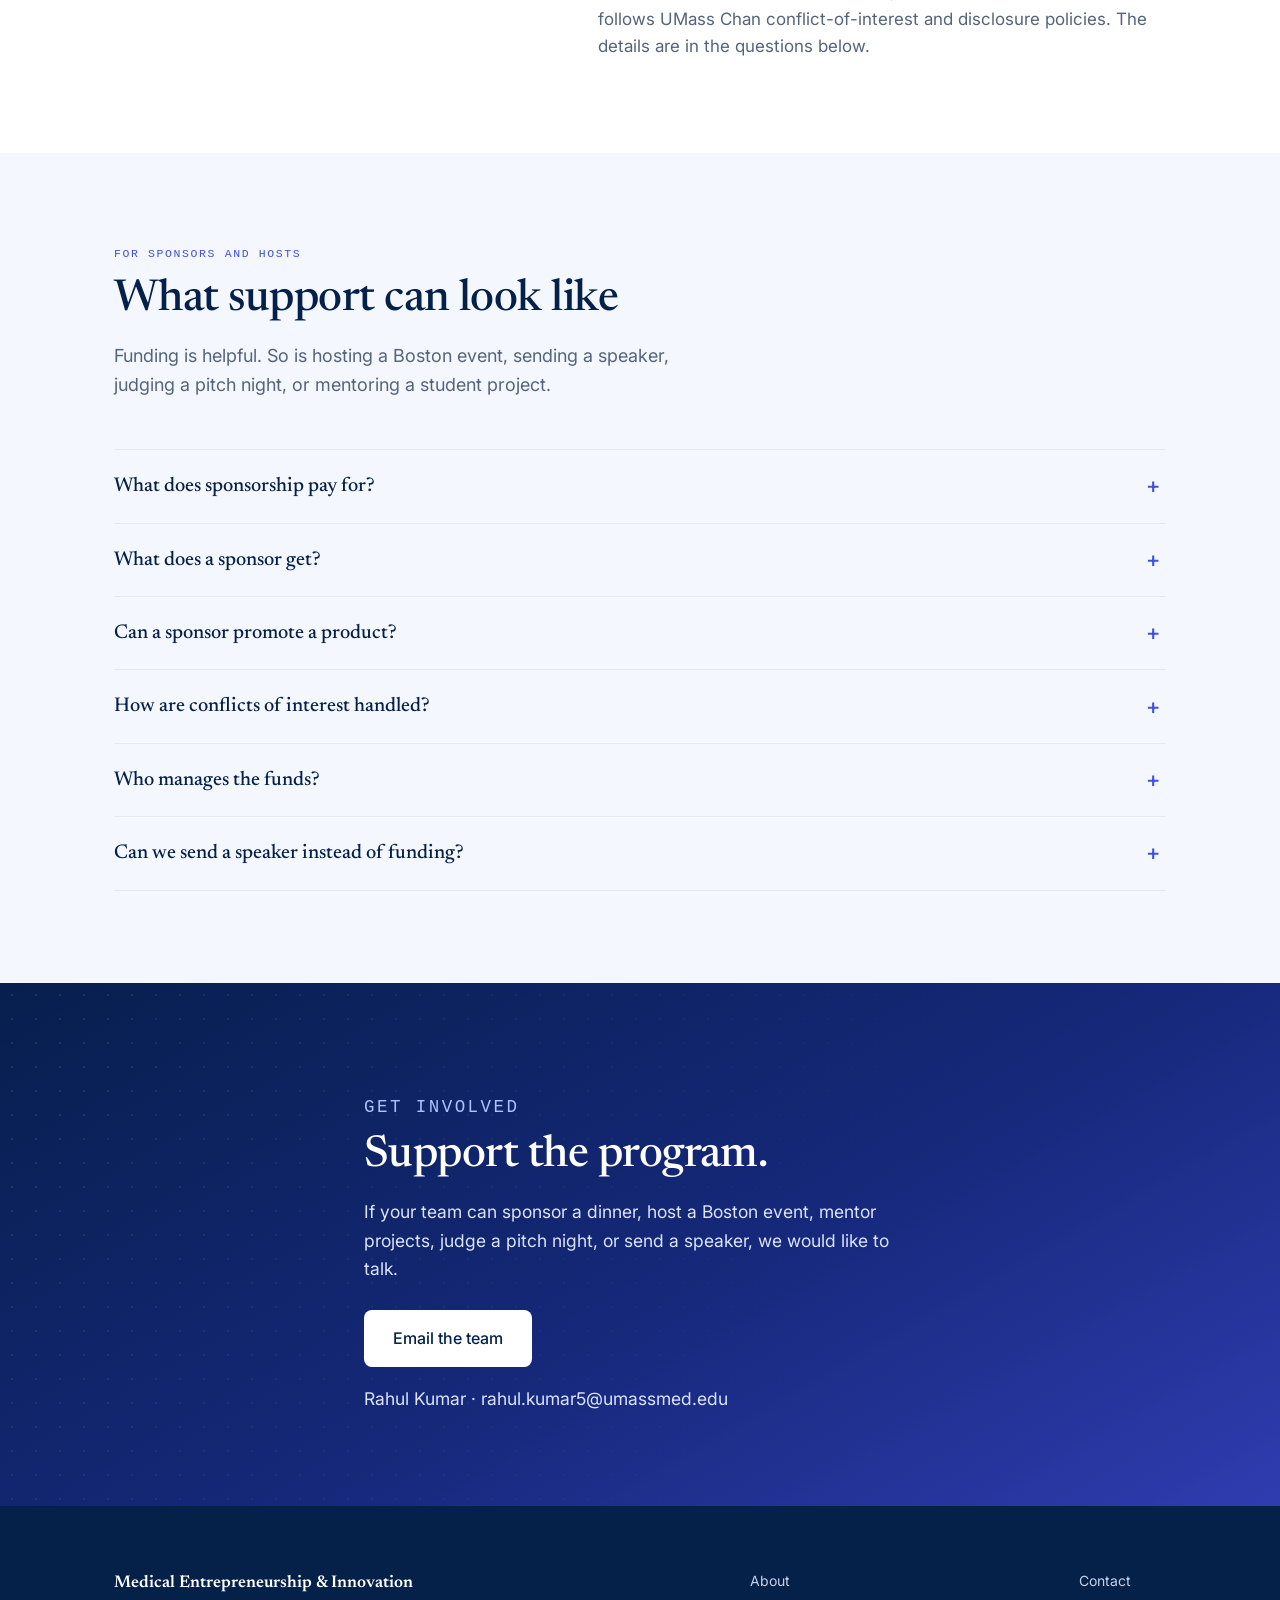
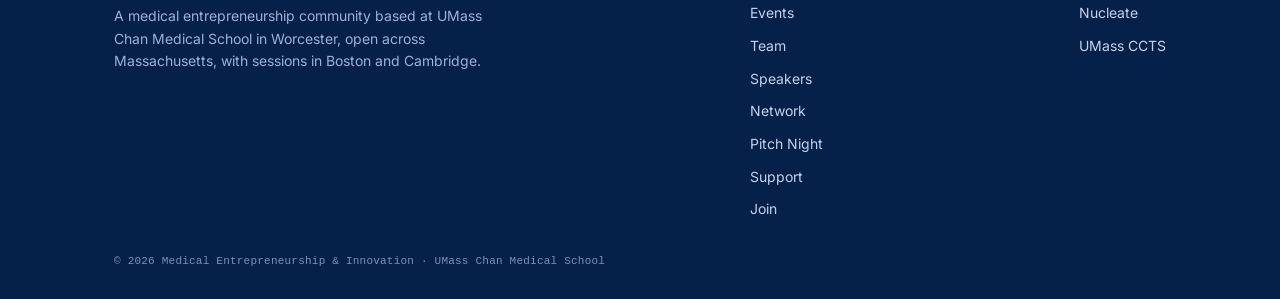
<file: partners.html>
<!DOCTYPE html>
<html lang="en">
<head>
<meta charset="UTF-8">
<meta name="viewport" content="width=device-width, initial-scale=1.0">
<meta name="theme-color" content="#052049">
<link rel="icon" type="image/svg+xml" href="favicon.svg">
<link rel="apple-touch-icon" href="apple-touch-icon.png">
<link rel="canonical" href="https://rahulkumarr18.github.io/oee-medical-entrepreneurship/partners.html">
<meta property="og:image" content="https://rahulkumarr18.github.io/oee-medical-entrepreneurship/og-cover.jpg">
<meta property="og:image:width" content="1200">
<meta property="og:image:height" content="630">
<meta property="og:image:alt" content="Medical Entrepreneurship &amp; Innovation support">
<meta name="twitter:image" content="https://rahulkumarr18.github.io/oee-medical-entrepreneurship/og-cover.jpg">
<meta name="twitter:card" content="summary_large_image">
<title>Support · Medical Entrepreneurship &amp; Innovation</title>
<meta name="description" content="Support Medical Entrepreneurship &amp; Innovation by sponsoring dinners, hosting events, sending speakers, or mentoring early project teams.">
<meta property="og:type" content="website">
<meta property="og:title" content="Support · Medical Entrepreneurship &amp; Innovation">
<meta property="og:description" content="How companies, hospitals, labs, founders, and faculty can support the program.">
<link rel="preconnect" href="https://fonts.googleapis.com">
<link rel="preconnect" href="https://fonts.gstatic.com" crossorigin>
<link href="https://fonts.googleapis.com/css2?family=Inter:wght@300..700&family=Newsreader:ital,opsz,wght@0,6..72,400..600;1,6..72,400..500&display=swap" rel="stylesheet">
<link rel="stylesheet" href="styles.css?v=24">
</head>
<body>
<a class="skip-link" href="#main">Skip to content</a>

<header class="site-head">
  <div class="wrap nav">
    <a href="index.html" class="brand" aria-label="Medical Entrepreneurship &amp; Innovation, home">
      <span class="brand-mark"><svg viewBox="0 0 24 24" fill="none" aria-hidden="true"><path d="M4.5 17.5V7l7.5 6.5L19.5 7v10.5" stroke="#DCE9FF" stroke-width="1.6" stroke-linejoin="round" stroke-linecap="round"/><circle cx="4.5" cy="17.5" r="1.8" fill="#6CB1F2"/><circle cx="4.5" cy="7" r="1.8" fill="#8FE3FF"/><circle cx="12" cy="13.5" r="2.1" fill="#2ED3FF"/><circle cx="19.5" cy="7" r="1.8" fill="#8FE3FF"/><circle cx="19.5" cy="17.5" r="1.8" fill="#6CB1F2"/></svg></span>
      <span class="brand-text"><b>Medical Entrepreneurship &amp; Innovation</b> UMass Chan · Massachusetts</span>
    </a>
    <button class="nav-toggle" type="button" aria-label="Menu" aria-expanded="false" aria-controls="nav-links"><span></span></button>
    <nav class="links" id="nav-links">
      <a href="about.html">About</a>
      <a href="program.html">Events</a>
      <a href="team.html">Team</a>
      <a href="speakers.html">Speakers</a>
      <a href="join.html" class="btn btn-solid">Join</a>
    </nav>
  </div>
</header>

<main id="main">

<div class="page-head">
  <div class="wrap">
    <p class="kicker">Support</p>
    <h1>How sponsors, hosts, and mentors support the program.</h1>
    <p>Sponsors, hosts, speakers, and mentors make the program possible: support covers practical costs, opens doors for students and early teams, and follows clear conflict-of-interest guardrails.</p>
  </div>
</div>

<section>
  <div class="wrap">
    <div class="section-head"><p class="kicker">Current support</p><h2>Sponsors</h2></div>
    <div class="logo-wall">
      <div class="logo-tile"><img src="images/cisco.png" alt="Cisco Systems, Inc." width="72" height="72" loading="lazy"><span class="lt-role">Sponsor</span></div>
    </div>
    <p class="section-intro" style="font-size:13px;color:var(--slate-2);margin-top:16px;">More sponsors and event hosts may join for the Fall 2026 cycle.</p>
  </div>
</section>

<section class="band">
  <div class="wrap">
    <div class="section-head"><p class="kicker">Affiliations</p><h2>Affiliations and network</h2><p class="section-intro">Beyond sponsorship, our team and speakers connect the program to people across Boston-area hospitals, schools, and companies. These are relationships and affiliations, not formal partnerships.</p></div>
    <p class="eco-note">See the <a href="network.html">network</a> for the full regional and national ecosystem the program aims to engage.</p>
  </div>
</section>

<section>
  <div class="wrap grid-2">
    <div><h2>How support works</h2></div>
    <div class="prose">
      <p>Support pays for running the events and getting students in the door; it does not buy influence over what we teach or who we invite. Sponsor involvement is disclosed to students, and the UMass Chan OEE track follows UMass Chan conflict-of-interest and disclosure policies. The details are in the questions below.</p>
    </div>
  </div>
</section>

<section class="band">
  <div class="wrap">
    <div class="section-head"><p class="kicker">For sponsors and hosts</p><h2>What support can look like</h2><p class="section-intro">Funding is helpful. So is hosting a Boston event, sending a speaker, judging a pitch night, or mentoring a student project.</p></div>
    <div class="faq">
      <details class="faq-item"><summary>What does sponsorship pay for?</summary><div class="faq-a">The practical costs of running high-quality events: dinners, meeting rooms, Boston showcase logistics, speaker travel, and materials for project teams.</div></details>
      <details class="faq-item"><summary>What does a sponsor get?</summary><div class="faq-a">Acknowledgment on this page and, when appropriate, the option to send a speaker or mentor who fits the program. Sponsors do not receive student contact lists or student data.</div></details>
      <details class="faq-item"><summary>Can a sponsor promote a product?</summary><div class="faq-a">No. There is a firm no-product-promotion rule for any sponsor-supported session. Guests speak to their experience and the field, not to a product line.</div></details>
      <details class="faq-item"><summary>How are conflicts of interest handled?</summary><div class="faq-a">Everything follows UMass Chan conflict-of-interest and disclosure policies, and any sponsorship behind a session is disclosed to students up front.</div></details>
      <details class="faq-item"><summary>Who manages the funds?</summary><div class="faq-a">Funds will be stewarded through the student organization and program team, and spent only on the practical costs of running sessions, showcases, and project events.</div></details>
      <details class="faq-item"><summary>Can we send a speaker instead of funding?</summary><div class="faq-a">Yes. Sending a guest is welcome on its own. Speakers are chosen for fit with a session and follow the same guardrails as everyone else on the program.</div></details>
    </div>
  </div>
</section>

<section class="cta-band">
  <div class="wrap cta-inner">
    <p class="kicker">Get involved</p>
    <h2>Support the program.</h2>
    <p>If your team can sponsor a dinner, host a Boston event, mentor projects, judge a pitch night, or send a speaker, we would like to talk.</p>
    <a class="btn btn-solid btn-lg" href="mailto:rahul.kumar5@umassmed.edu?subject=Supporting%20the%20Medical%20Entrepreneurship%20and%20Innovation">Email the team</a>
    <p class="cta-fine">Rahul Kumar · rahul.kumar5@umassmed.edu</p>
  </div>
</section>

</main>

<footer class="site-foot">
  <div class="wrap">
    <div class="foot-grid">
      <div class="aff"><strong>Medical Entrepreneurship &amp; Innovation</strong><p>A medical entrepreneurship community based at UMass Chan Medical School in Worcester, open across Massachusetts, with sessions in Boston and Cambridge.</p></div>
      <nav class="foot-nav" aria-label="Pages">
        <a href="about.html">About</a>
        <a href="program.html">Events</a>
        <a href="team.html">Team</a>
        <a href="speakers.html">Speakers</a>
        <a href="network.html">Network</a>
        <a href="showcase.html">Pitch Night</a>
        <a href="partners.html">Support</a>
        <a href="join.html">Join</a>
      </nav>
      <nav class="foot-nav" aria-label="Elsewhere">
        <a href="mailto:rahul.kumar5@umassmed.edu">Contact</a>
        <a href="https://nucleate.org/" target="_blank" rel="noopener">Nucleate</a>
        <a href="https://www.umassmed.edu/ccts/" target="_blank" rel="noopener">UMass CCTS</a>
      </nav>
    </div>
    <div class="foot-fine">© 2026 Medical Entrepreneurship &amp; Innovation · UMass Chan Medical School</div>
  </div>
</footer>

<script src="site.js?v=8"></script>
</body>
</html>
</file>
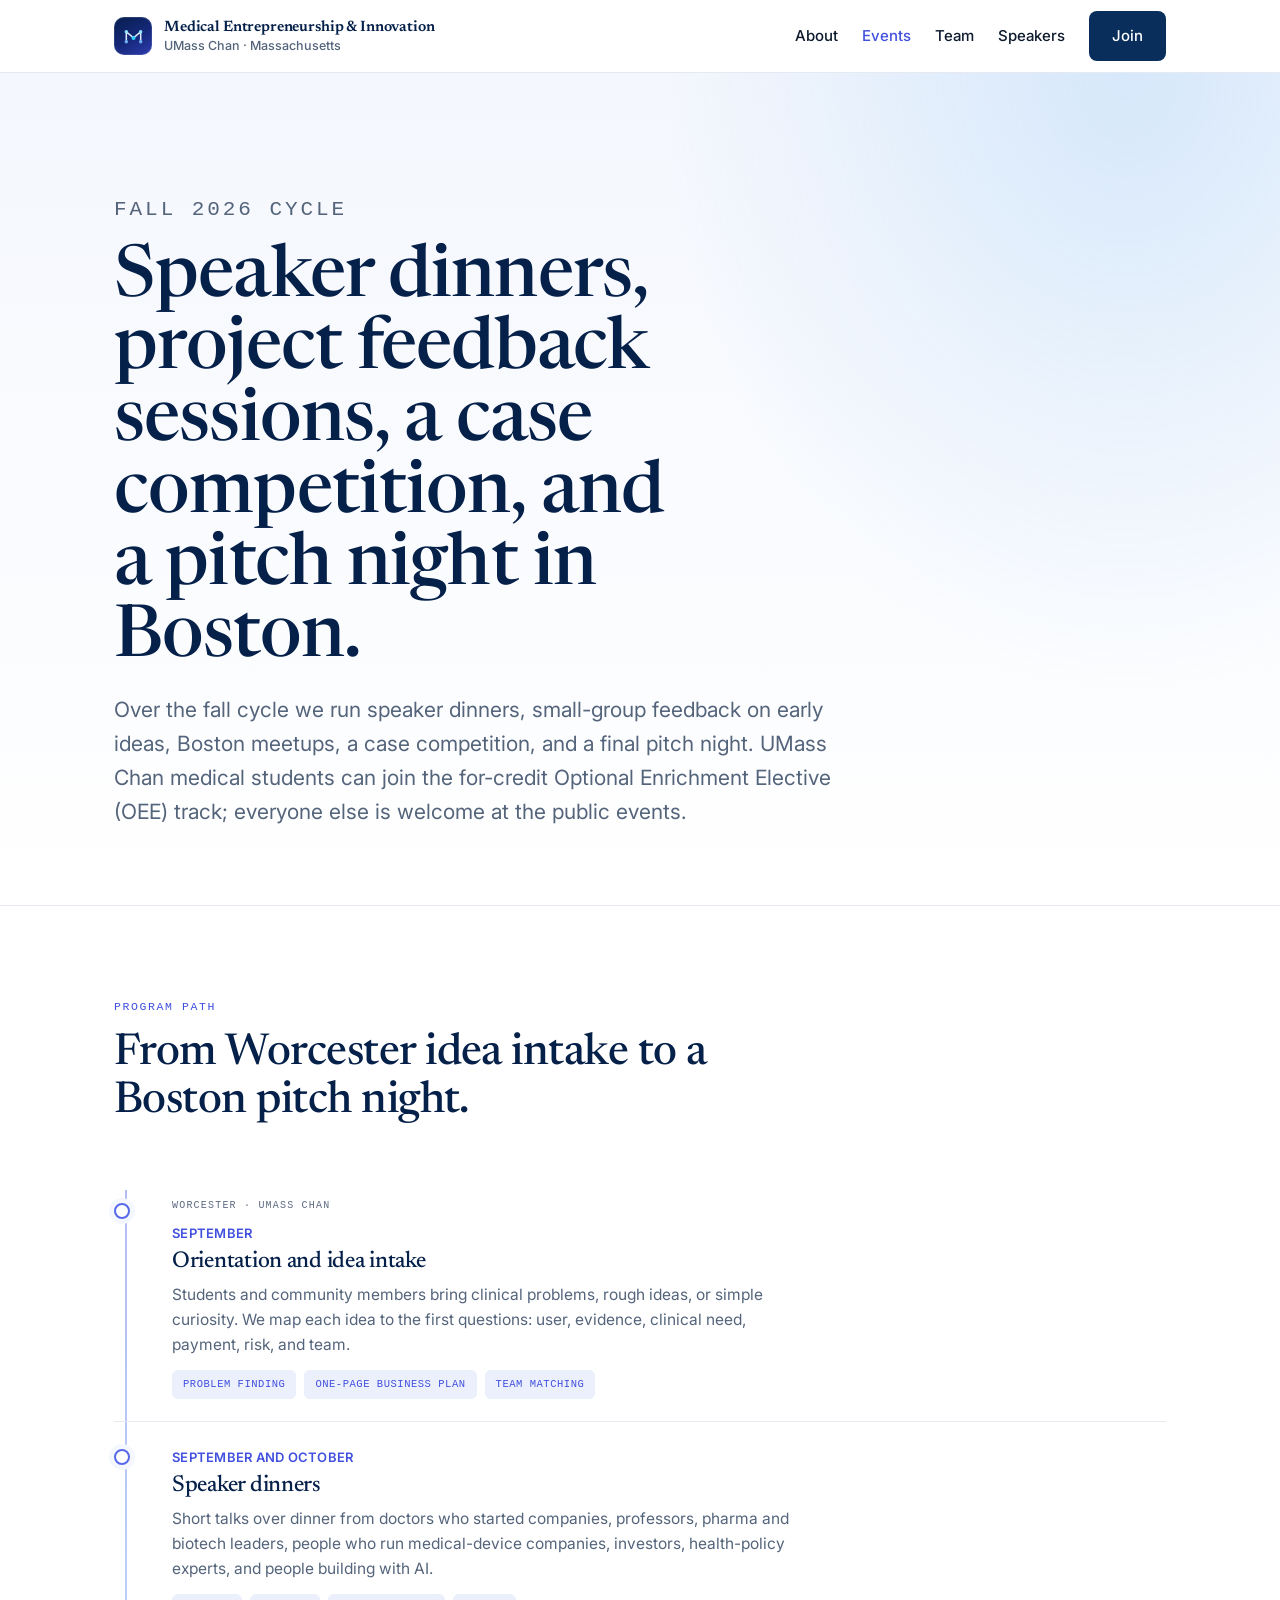
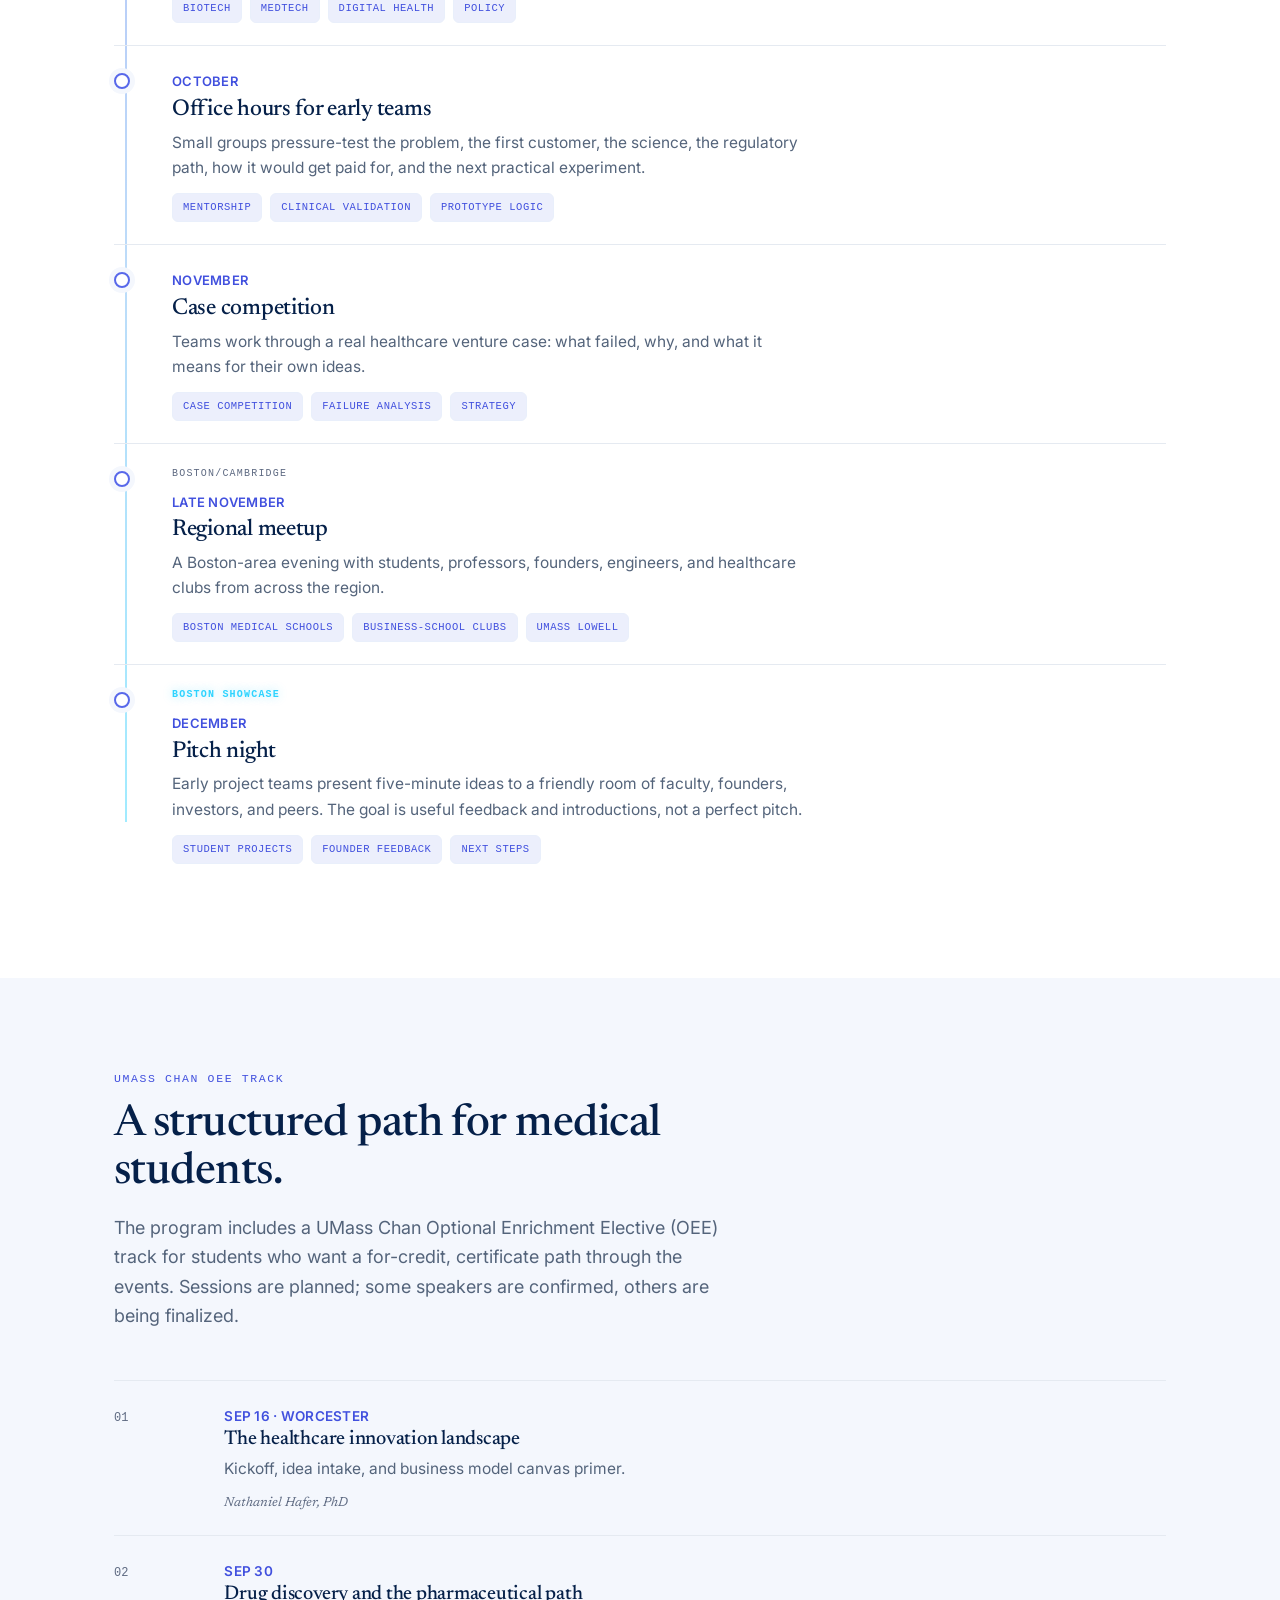
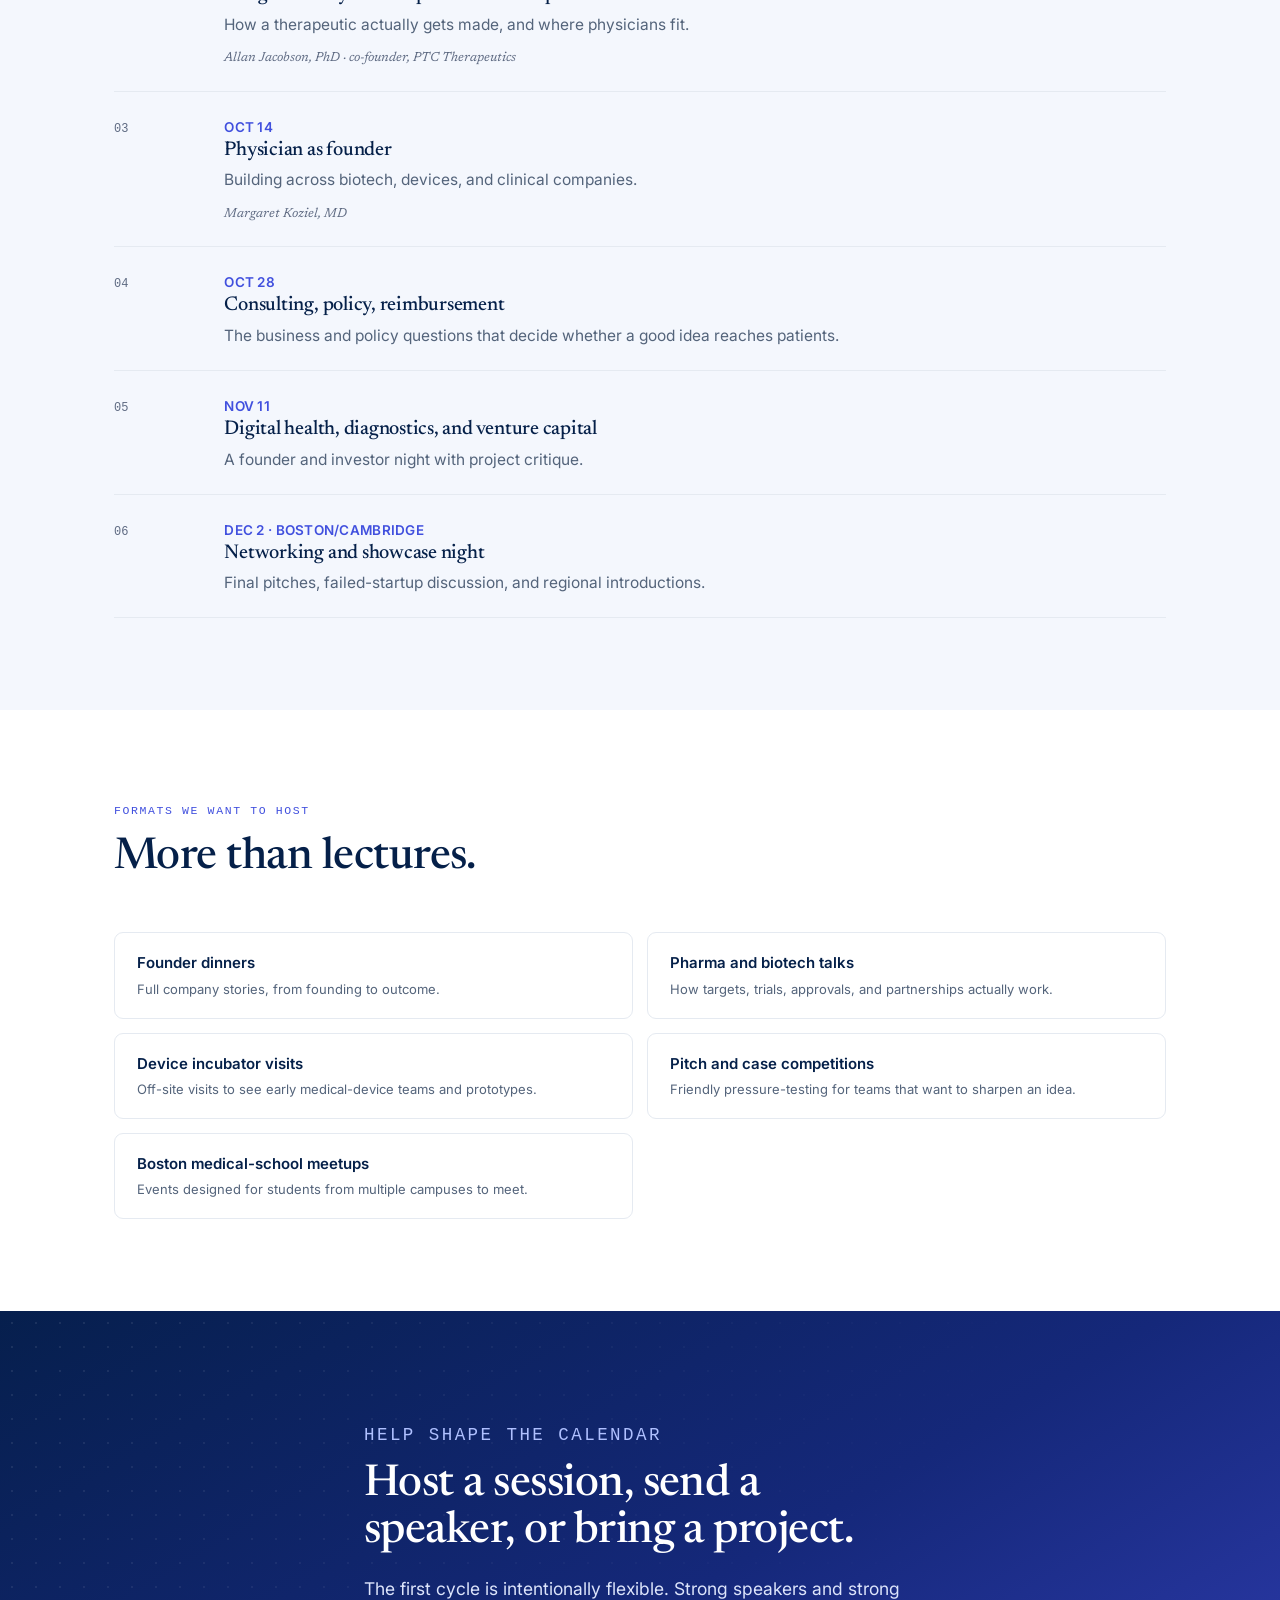
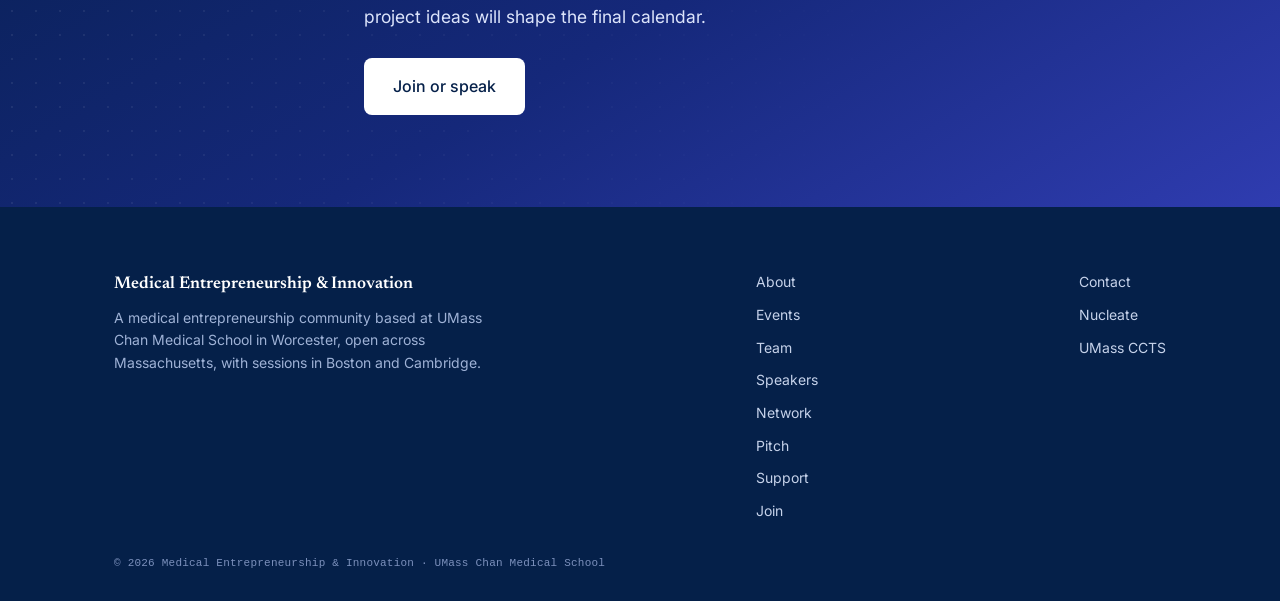
<file: program.html>
<!DOCTYPE html>
<html lang="en">
<head>
<meta charset="UTF-8">
<meta name="viewport" content="width=device-width, initial-scale=1.0">
<meta name="theme-color" content="#052049">
<link rel="icon" type="image/svg+xml" href="favicon.svg">
<link rel="apple-touch-icon" href="apple-touch-icon.png">
<link rel="canonical" href="https://rahulkumarr18.github.io/oee-medical-entrepreneurship/program.html">
<meta property="og:image" content="https://rahulkumarr18.github.io/oee-medical-entrepreneurship/og-cover.jpg">
<meta name="twitter:card" content="summary_large_image">
<title>Events · Medical Entrepreneurship &amp; Innovation</title>
<meta name="description" content="Boston and Worcester medical entrepreneurship events: founder dinners, project feedback sessions, a case competition, a Boston pitch night, and the UMass Chan OEE track.">
<meta property="og:type" content="website">
<meta property="og:title" content="Events · Medical Entrepreneurship &amp; Innovation">
<meta property="og:description" content="A Fall 2026 program cycle for learning, pitching, and meeting the Massachusetts medical technology community.">
<link rel="preconnect" href="https://fonts.googleapis.com">
<link rel="preconnect" href="https://fonts.gstatic.com" crossorigin>
<link href="https://fonts.googleapis.com/css2?family=Inter:wght@300..700&family=Newsreader:ital,opsz,wght@0,6..72,400..600;1,6..72,400..500&display=swap" rel="stylesheet">
<link rel="stylesheet" href="styles.css?v=24">
</head>
<body>
<a class="skip-link" href="#main">Skip to content</a>

<header class="site-head">
  <div class="wrap nav">
    <a href="index.html" class="brand" aria-label="Medical Entrepreneurship &amp; Innovation, home">
      <span class="brand-mark"><svg viewBox="0 0 24 24" fill="none" aria-hidden="true"><path d="M4.5 17.5V7l7.5 6.5L19.5 7v10.5" stroke="#DCE9FF" stroke-width="1.6" stroke-linejoin="round" stroke-linecap="round"/><circle cx="4.5" cy="17.5" r="1.8" fill="#6CB1F2"/><circle cx="4.5" cy="7" r="1.8" fill="#8FE3FF"/><circle cx="12" cy="13.5" r="2.1" fill="#2ED3FF"/><circle cx="19.5" cy="7" r="1.8" fill="#8FE3FF"/><circle cx="19.5" cy="17.5" r="1.8" fill="#6CB1F2"/></svg></span>
      <span class="brand-text"><b>Medical Entrepreneurship &amp; Innovation</b> UMass Chan · Massachusetts</span>
    </a>
    <button class="nav-toggle" type="button" aria-label="Menu" aria-expanded="false" aria-controls="nav-links"><span></span></button>
    <nav class="links" id="nav-links">
      <a href="about.html">About</a>
      <a href="program.html" class="active" aria-current="page">Events</a>
      <a href="team.html">Team</a>
      <a href="speakers.html">Speakers</a>
      <a href="join.html" class="btn btn-solid">Join</a>
    </nav>
  </div>
</header>

<main id="main">

<div class="page-head page-head-strong">
  <div class="wrap">
    <p class="kicker">Fall 2026 cycle</p>
    <h1>Speaker dinners, project feedback sessions, a case competition, and a pitch night in Boston.</h1>
    <p>Over the fall cycle we run speaker dinners, small-group feedback on early ideas, Boston meetups, a case competition, and a final pitch night. UMass Chan medical students can join the for-credit Optional Enrichment Elective (OEE) track; everyone else is welcome at the public events.</p>
  </div>
</div>

<section>
  <div class="wrap">
    <div class="section-head">
      <p class="kicker">Program path</p>
      <h2>From Worcester idea intake to a Boston pitch night.</h2>
    </div>
    <div class="journey journey-wide">
      <span class="j-fill" aria-hidden="true"></span>
      <div class="stop on"><div class="dot"><i></i></div><div class="card">
        <span class="place">Worcester · UMass Chan</span>
        <span class="s-date">September</span>
        <h3>Orientation and idea intake</h3>
        <p>Students and community members bring clinical problems, rough ideas, or simple curiosity. We map each idea to the first questions: user, evidence, clinical need, payment, risk, and team.</p>
        <div class="chips"><span class="chip">Problem finding</span><span class="chip">One-page business plan</span><span class="chip">Team matching</span></div>
      </div></div>
      <div class="stop"><div class="dot"><i></i></div><div class="card">
        <span class="s-date">September and October</span>
        <h3>Speaker dinners</h3>
        <p>Short talks over dinner from doctors who started companies, professors, pharma and biotech leaders, people who run medical-device companies, investors, health-policy experts, and people building with AI.</p>
        <div class="chips"><span class="chip">Biotech</span><span class="chip">Medtech</span><span class="chip">Digital health</span><span class="chip">Policy</span></div>
      </div></div>
      <div class="stop"><div class="dot"><i></i></div><div class="card">
        <span class="s-date">October</span>
        <h3>Office hours for early teams</h3>
        <p>Small groups pressure-test the problem, the first customer, the science, the regulatory path, how it would get paid for, and the next practical experiment.</p>
        <div class="chips"><span class="chip">Mentorship</span><span class="chip">Clinical validation</span><span class="chip">Prototype logic</span></div>
      </div></div>
      <div class="stop"><div class="dot"><i></i></div><div class="card">
        <span class="s-date">November</span>
        <h3>Case competition</h3>
        <p>Teams work through a real healthcare venture case: what failed, why, and what it means for their own ideas.</p>
        <div class="chips"><span class="chip">Case competition</span><span class="chip">Failure analysis</span><span class="chip">Strategy</span></div>
      </div></div>
      <div class="stop"><div class="dot"><i></i></div><div class="card">
        <span class="place">Boston/Cambridge</span>
        <span class="s-date">Late November</span>
        <h3>Regional meetup</h3>
        <p>A Boston-area evening with students, professors, founders, engineers, and healthcare clubs from across the region.</p>
        <div class="chips"><span class="chip">Boston medical schools</span><span class="chip">Business-school clubs</span><span class="chip">UMass Lowell</span></div>
      </div></div>
      <div class="stop arrive"><div class="dot"><i></i></div><div class="card">
        <span class="place">Boston showcase</span>
        <span class="s-date">December</span>
        <h3>Pitch night</h3>
        <p>Early project teams present five-minute ideas to a friendly room of faculty, founders, investors, and peers. The goal is useful feedback and introductions, not a perfect pitch.</p>
        <div class="chips"><span class="chip">Student projects</span><span class="chip">Founder feedback</span><span class="chip">Next steps</span></div>
      </div></div>
    </div>
  </div>
</section>

<section class="band">
  <div class="wrap">
    <div class="section-head">
      <p class="kicker">UMass Chan OEE track</p>
      <h2>A structured path for medical students.</h2>
      <p class="section-intro">The program includes a UMass Chan Optional Enrichment Elective (OEE) track for students who want a for-credit, certificate path through the events. Sessions are planned; some speakers are confirmed, others are being finalized.</p>
    </div>
    <ol class="sessions sessions-compact">
      <li><span class="s-num">01</span><div class="s-body"><span class="s-date">Sep 16 · Worcester</span><h3>The healthcare innovation landscape</h3><p>Kickoff, idea intake, and business model canvas primer.</p><span class="s-by">Nathaniel Hafer, PhD</span></div></li>
      <li><span class="s-num">02</span><div class="s-body"><span class="s-date">Sep 30</span><h3>Drug discovery and the pharmaceutical path</h3><p>How a therapeutic actually gets made, and where physicians fit.</p><span class="s-by">Allan Jacobson, PhD · co-founder, PTC Therapeutics</span></div></li>
      <li><span class="s-num">03</span><div class="s-body"><span class="s-date">Oct 14</span><h3>Physician as founder</h3><p>Building across biotech, devices, and clinical companies.</p><span class="s-by">Margaret Koziel, MD</span></div></li>
      <li><span class="s-num">04</span><div class="s-body"><span class="s-date">Oct 28</span><h3>Consulting, policy, reimbursement</h3><p>The business and policy questions that decide whether a good idea reaches patients.</p></div></li>
      <li><span class="s-num">05</span><div class="s-body"><span class="s-date">Nov 11</span><h3>Digital health, diagnostics, and venture capital</h3><p>A founder and investor night with project critique.</p></div></li>
      <li><span class="s-num">06</span><div class="s-body"><span class="s-date">Dec 2 · Boston/Cambridge</span><h3>Networking and showcase night</h3><p>Final pitches, failed-startup discussion, and regional introductions.</p></div></li>
    </ol>
  </div>
</section>

<section>
  <div class="wrap">
    <div class="section-head">
      <p class="kicker">Formats we want to host</p>
      <h2>More than lectures.</h2>
    </div>
    <div class="sub-grid">
      <div class="collab"><div class="name">Founder dinners</div><div class="role">Full company stories, from founding to outcome.</div></div>
      <div class="collab"><div class="name">Pharma and biotech talks</div><div class="role">How targets, trials, approvals, and partnerships actually work.</div></div>
      <div class="collab"><div class="name">Device incubator visits</div><div class="role">Off-site visits to see early medical-device teams and prototypes.</div></div>
      <div class="collab"><div class="name">Pitch and case competitions</div><div class="role">Friendly pressure-testing for teams that want to sharpen an idea.</div></div>
      <div class="collab"><div class="name">Boston medical-school meetups</div><div class="role">Events designed for students from multiple campuses to meet.</div></div>
    </div>
  </div>
</section>

<section class="cta-band">
  <div class="wrap cta-inner">
    <p class="kicker">Help shape the calendar</p>
    <h2>Host a session, send a speaker, or bring a project.</h2>
    <p>The first cycle is intentionally flexible. Strong speakers and strong project ideas will shape the final calendar.</p>
    <a class="btn btn-solid btn-lg" href="join.html">Join or speak</a>
  </div>
</section>

</main>

<footer class="site-foot">
  <div class="wrap">
    <div class="foot-grid">
      <div class="aff"><strong>Medical Entrepreneurship &amp; Innovation</strong><p>A medical entrepreneurship community based at UMass Chan Medical School in Worcester, open across Massachusetts, with sessions in Boston and Cambridge.</p></div>
      <nav class="foot-nav" aria-label="Pages">
        <a href="about.html">About</a>
        <a href="program.html" class="active" aria-current="page">Events</a>
        <a href="team.html">Team</a>
        <a href="speakers.html">Speakers</a>
        <a href="network.html">Network</a>
        <a href="showcase.html">Pitch</a>
        <a href="partners.html">Support</a>
        <a href="join.html">Join</a>
      </nav>
      <nav class="foot-nav" aria-label="Elsewhere">
        <a href="mailto:rahul.kumar5@umassmed.edu">Contact</a>
        <a href="https://nucleate.org/" target="_blank" rel="noopener">Nucleate</a>
        <a href="https://www.umassmed.edu/ccts/" target="_blank" rel="noopener">UMass CCTS</a>
      </nav>
    </div>
    <div class="foot-fine">© 2026 Medical Entrepreneurship &amp; Innovation · UMass Chan Medical School</div>
  </div>
</footer>

<script src="site.js?v=8"></script>
</body>
</html>
</file>
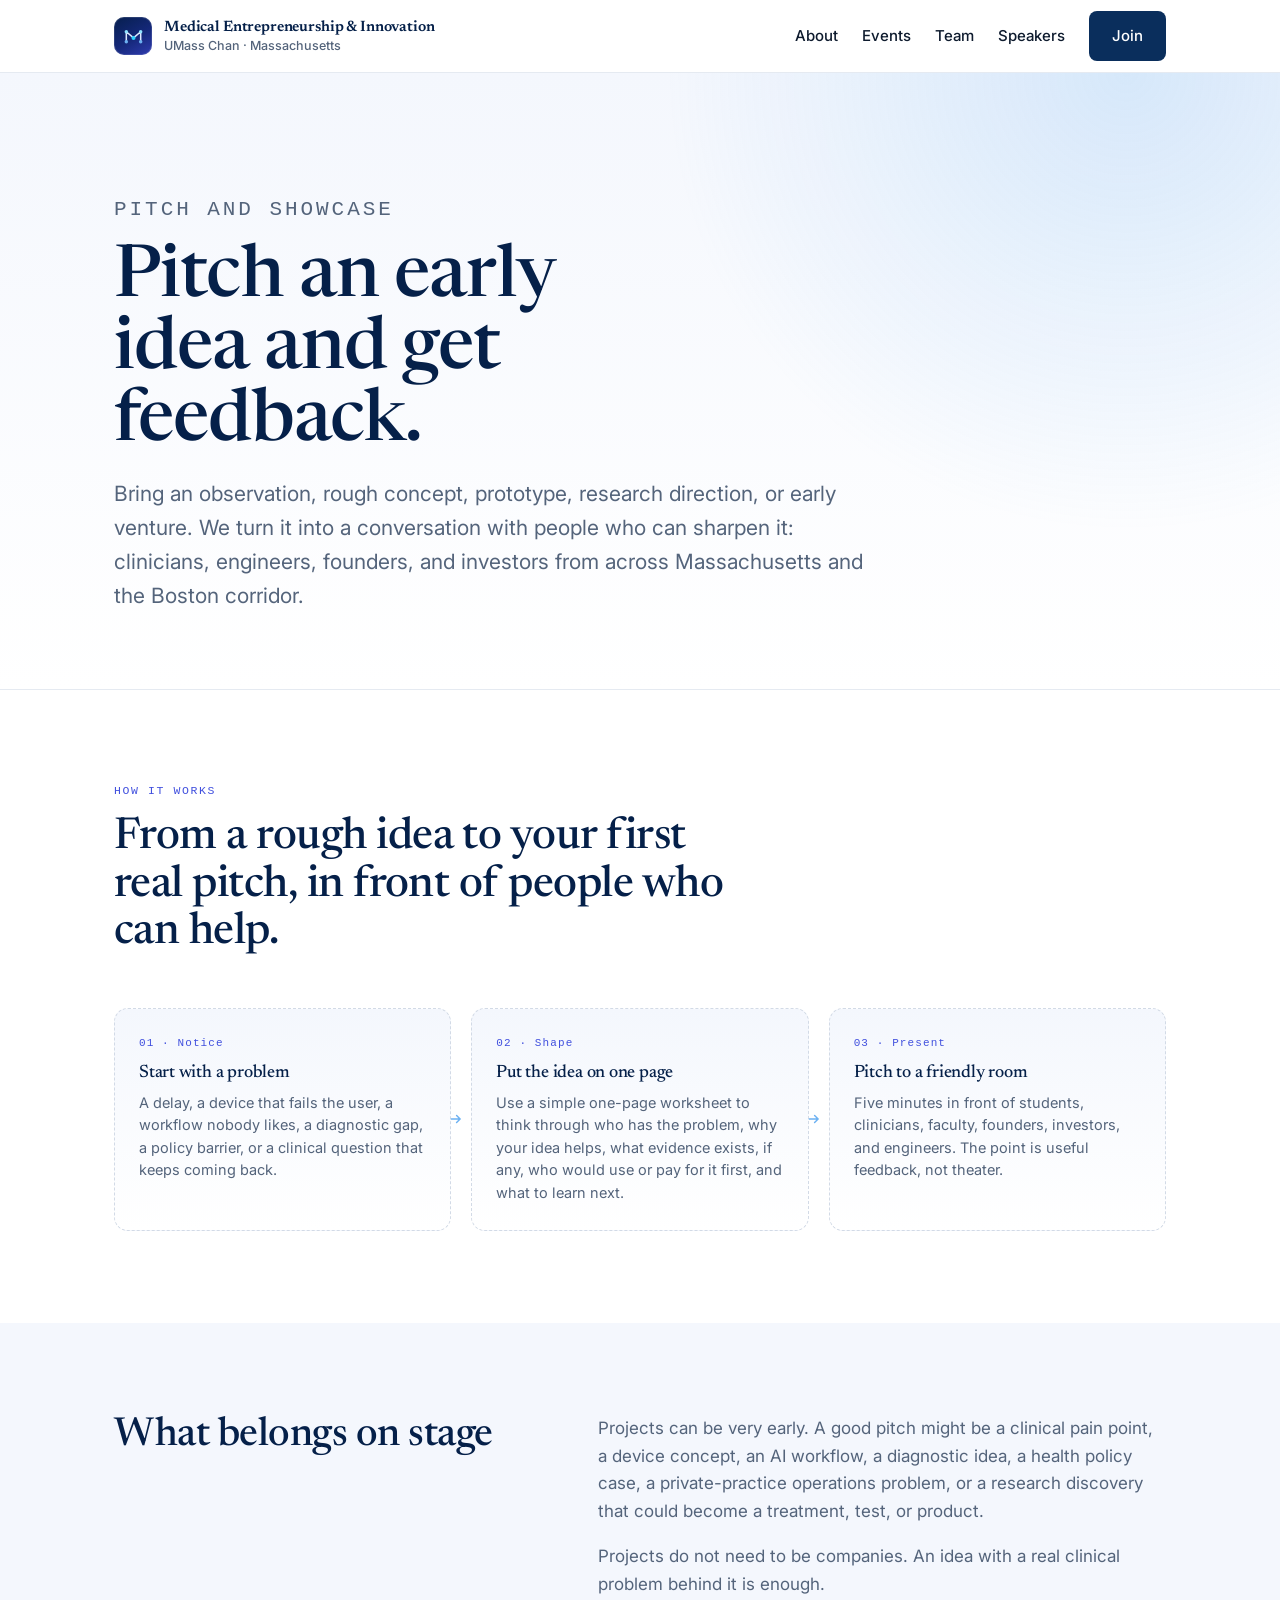
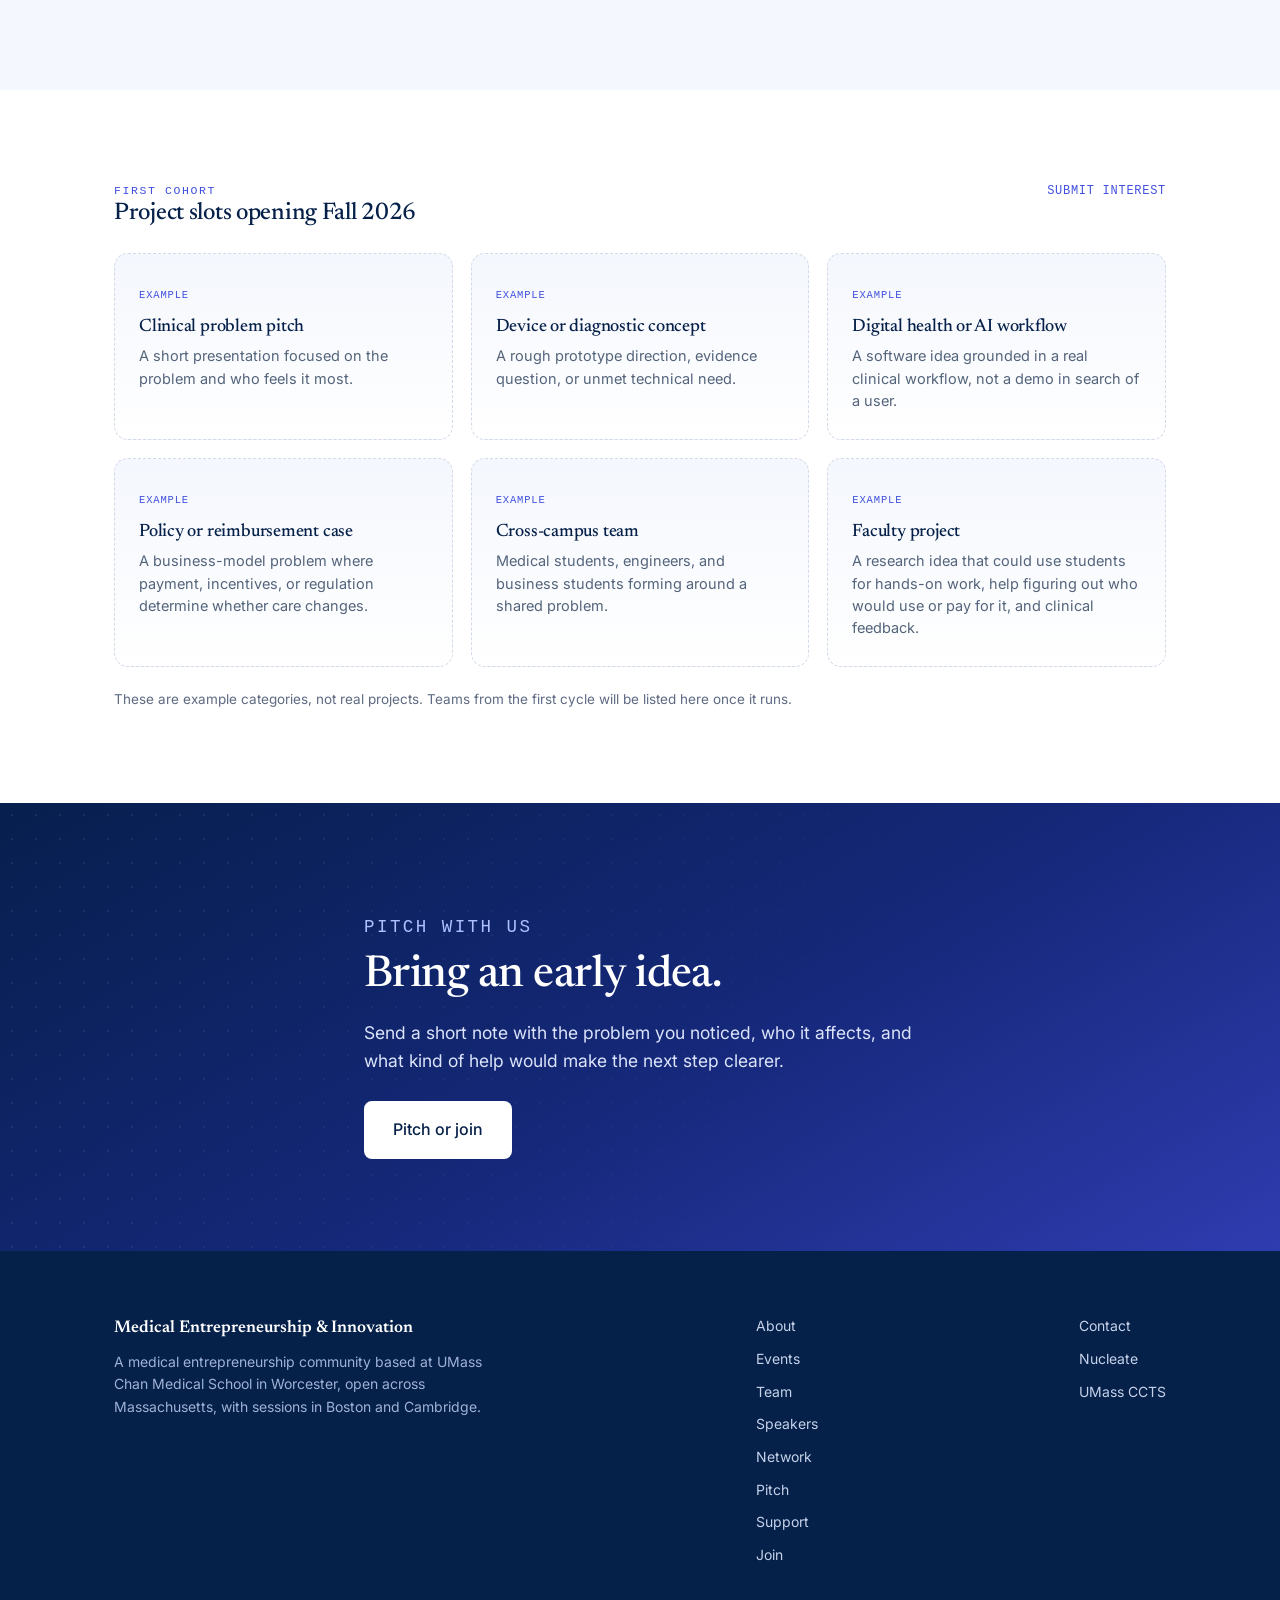
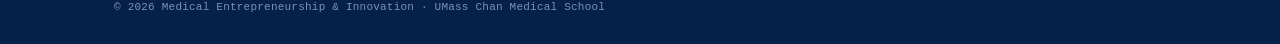
<file: showcase.html>
<!DOCTYPE html>
<html lang="en">
<head>
<meta charset="UTF-8">
<meta name="viewport" content="width=device-width, initial-scale=1.0">
<meta name="theme-color" content="#052049">
<link rel="icon" type="image/svg+xml" href="favicon.svg">
<link rel="apple-touch-icon" href="apple-touch-icon.png">
<link rel="canonical" href="https://rahulkumarr18.github.io/oee-medical-entrepreneurship/showcase.html">
<meta property="og:image" content="https://rahulkumarr18.github.io/oee-medical-entrepreneurship/og-cover.jpg">
<meta name="twitter:card" content="summary_large_image">
<title>Pitch · Medical Entrepreneurship &amp; Innovation</title>
<meta name="description" content="A statewide medical entrepreneurship program based at UMass Chan. Bring an early healthcare idea, pitch it for feedback, and connect with founders, physicians, investors, and researchers across the Boston corridor.">
<meta property="og:type" content="website">
<meta property="og:title" content="Pitch · Medical Entrepreneurship &amp; Innovation">
<meta property="og:description" content="Bring a clinical observation, rough concept, or early venture. Present it in Boston or Worcester and get useful feedback.">
<link rel="preconnect" href="https://fonts.googleapis.com">
<link rel="preconnect" href="https://fonts.gstatic.com" crossorigin>
<link href="https://fonts.googleapis.com/css2?family=Inter:wght@300..700&family=Newsreader:ital,opsz,wght@0,6..72,400..600;1,6..72,400..500&display=swap" rel="stylesheet">
<link rel="stylesheet" href="styles.css?v=24">
</head>
<body>
<a class="skip-link" href="#main">Skip to content</a>

<header class="site-head">
  <div class="wrap nav">
    <a href="index.html" class="brand" aria-label="Medical Entrepreneurship &amp; Innovation, home">
      <span class="brand-mark"><svg viewBox="0 0 24 24" fill="none" aria-hidden="true"><path d="M4.5 17.5V7l7.5 6.5L19.5 7v10.5" stroke="#DCE9FF" stroke-width="1.6" stroke-linejoin="round" stroke-linecap="round"/><circle cx="4.5" cy="17.5" r="1.8" fill="#6CB1F2"/><circle cx="4.5" cy="7" r="1.8" fill="#8FE3FF"/><circle cx="12" cy="13.5" r="2.1" fill="#2ED3FF"/><circle cx="19.5" cy="7" r="1.8" fill="#8FE3FF"/><circle cx="19.5" cy="17.5" r="1.8" fill="#6CB1F2"/></svg></span>
      <span class="brand-text"><b>Medical Entrepreneurship &amp; Innovation</b> UMass Chan · Massachusetts</span>
    </a>
    <button class="nav-toggle" type="button" aria-label="Menu" aria-expanded="false" aria-controls="nav-links"><span></span></button>
    <nav class="links" id="nav-links">
      <a href="about.html">About</a>
      <a href="program.html">Events</a>
      <a href="team.html">Team</a>
      <a href="speakers.html">Speakers</a>
      <a href="join.html" class="btn btn-solid">Join</a>
    </nav>
  </div>
</header>

<main id="main">

<div class="page-head page-head-strong">
  <div class="wrap">
    <p class="kicker">Pitch and showcase</p>
    <h1>Pitch an early idea and get feedback.</h1>
    <p>Bring an observation, rough concept, prototype, research direction, or early venture. We turn it into a conversation with people who can sharpen it: clinicians, engineers, founders, and investors from across Massachusetts and the Boston corridor.</p>
  </div>
</div>

<section>
  <div class="wrap">
    <div class="section-head">
      <p class="kicker">How it works</p>
      <h2>From a rough idea to your first real pitch, in front of people who can help.</h2>
    </div>
    <div class="flow">
      <div class="show-card"><span class="step-n">01 · Notice</span><h3>Start with a problem</h3><p>A delay, a device that fails the user, a workflow nobody likes, a diagnostic gap, a policy barrier, or a clinical question that keeps coming back.</p></div>
      <div class="show-card"><span class="step-n">02 · Shape</span><h3>Put the idea on one page</h3><p>Use a simple one-page worksheet to think through who has the problem, why your idea helps, what evidence exists, if any, who would use or pay for it first, and what to learn next.</p></div>
      <div class="show-card"><span class="step-n">03 · Present</span><h3>Pitch to a friendly room</h3><p>Five minutes in front of students, clinicians, faculty, founders, investors, and engineers. The point is useful feedback, not theater.</p></div>
    </div>
  </div>
</section>

<section class="band">
  <div class="wrap grid-2">
    <div><h2>What belongs on stage</h2></div>
    <div class="prose">
      <p>Projects can be very early. A good pitch might be a clinical pain point, a device concept, an AI workflow, a diagnostic idea, a health policy case, a private-practice operations problem, or a research discovery that could become a treatment, test, or product.</p>
      <p>Projects do not need to be companies. An idea with a real clinical problem behind it is enough.</p>
    </div>
  </div>
</section>

<section>
  <div class="wrap">
    <div class="section-top">
      <div>
        <p class="kicker">First cohort</p>
        <h2>Project slots opening Fall 2026</h2>
      </div>
      <a class="more" href="join.html">Submit interest</a>
    </div>
    <div class="show-grid">
      <div class="show-card"><span class="tag">Example</span><h3>Clinical problem pitch</h3><p>A short presentation focused on the problem and who feels it most.</p></div>
      <div class="show-card"><span class="tag">Example</span><h3>Device or diagnostic concept</h3><p>A rough prototype direction, evidence question, or unmet technical need.</p></div>
      <div class="show-card"><span class="tag">Example</span><h3>Digital health or AI workflow</h3><p>A software idea grounded in a real clinical workflow, not a demo in search of a user.</p></div>
      <div class="show-card"><span class="tag">Example</span><h3>Policy or reimbursement case</h3><p>A business-model problem where payment, incentives, or regulation determine whether care changes.</p></div>
      <div class="show-card"><span class="tag">Example</span><h3>Cross-campus team</h3><p>Medical students, engineers, and business students forming around a shared problem.</p></div>
      <div class="show-card"><span class="tag">Example</span><h3>Faculty project</h3><p>A research idea that could use students for hands-on work, help figuring out who would use or pay for it, and clinical feedback.</p></div>
    </div>
    <p class="section-intro" style="font-size:13.5px;color:var(--slate-2);margin-top:22px;">These are example categories, not real projects. Teams from the first cycle will be listed here once it runs.</p>
  </div>
</section>

<section class="cta-band">
  <div class="wrap cta-inner">
    <p class="kicker">Pitch with us</p>
    <h2>Bring an early idea.</h2>
    <p>Send a short note with the problem you noticed, who it affects, and what kind of help would make the next step clearer.</p>
    
    <a class="btn btn-solid btn-lg" href="join.html">Pitch or join</a>
  </div>
</section>

</main>

<footer class="site-foot">
  <div class="wrap">
    <div class="foot-grid">
      <div class="aff"><strong>Medical Entrepreneurship &amp; Innovation</strong><p>A medical entrepreneurship community based at UMass Chan Medical School in Worcester, open across Massachusetts, with sessions in Boston and Cambridge.</p></div>
      <nav class="foot-nav" aria-label="Pages">
        <a href="about.html">About</a>
        <a href="program.html">Events</a>
        <a href="team.html">Team</a>
        <a href="speakers.html">Speakers</a>
        <a href="network.html">Network</a>
        <a href="showcase.html">Pitch</a>
        <a href="partners.html">Support</a>
        <a href="join.html">Join</a>
      </nav>
      <nav class="foot-nav" aria-label="Elsewhere">
        <a href="mailto:rahul.kumar5@umassmed.edu">Contact</a>
        <a href="https://nucleate.org/" target="_blank" rel="noopener">Nucleate</a>
        <a href="https://www.umassmed.edu/ccts/" target="_blank" rel="noopener">UMass CCTS</a>
      </nav>
    </div>
    <div class="foot-fine">© 2026 Medical Entrepreneurship &amp; Innovation · UMass Chan Medical School</div>
  </div>
</footer>

<script src="site.js?v=8"></script>
</body>
</html>
</file>
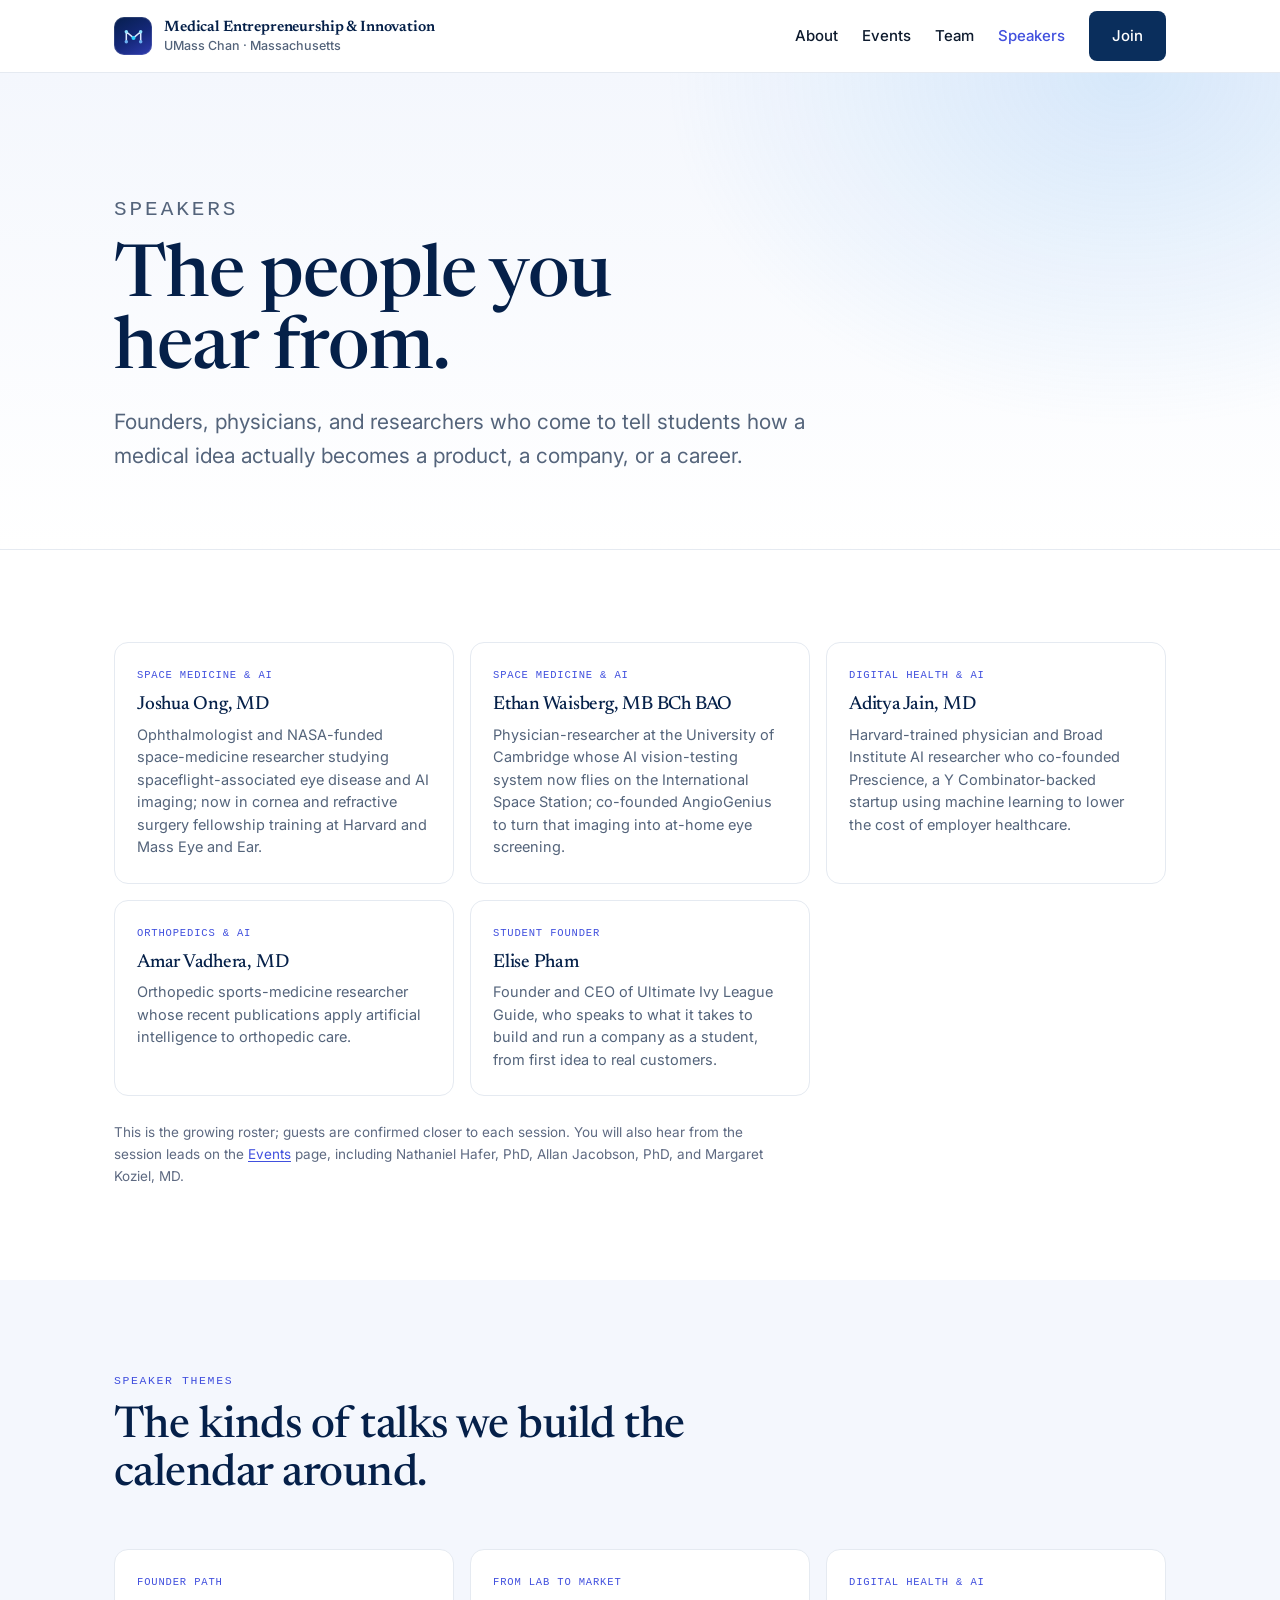
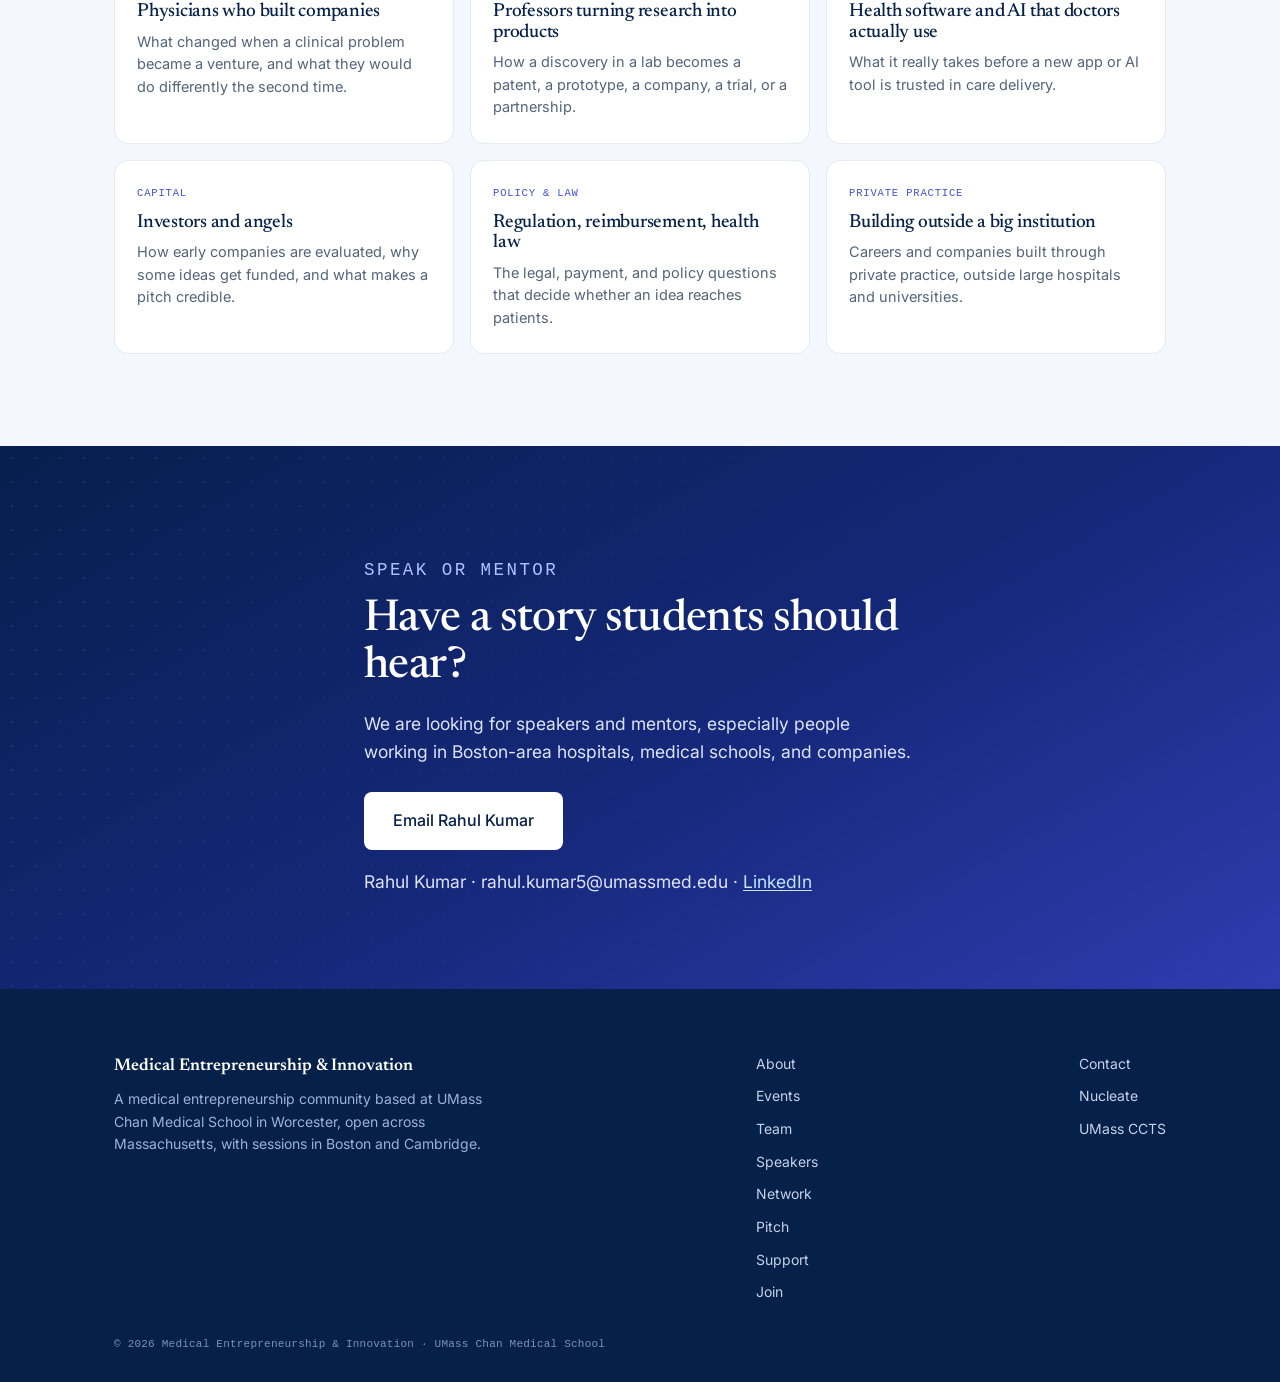
<file: speakers.html>
<!DOCTYPE html>
<html lang="en">
<head>
<meta charset="UTF-8">
<meta name="viewport" content="width=device-width, initial-scale=1.0">
<meta name="theme-color" content="#052049">
<link rel="icon" type="image/svg+xml" href="favicon.svg">
<link rel="apple-touch-icon" href="apple-touch-icon.png">
<link rel="canonical" href="https://rahulkumarr18.github.io/oee-medical-entrepreneurship/speakers.html">
<meta property="og:image" content="https://rahulkumarr18.github.io/oee-medical-entrepreneurship/og-cover.jpg">
<meta name="twitter:card" content="summary_large_image">
<title>Speakers · Medical Entrepreneurship &amp; Innovation</title>
<meta name="description" content="Speakers at Medical Entrepreneurship &amp; Innovation: physician-founders and researchers in space medicine, digital health and AI, orthopedics, and student entrepreneurship.">
<meta property="og:type" content="website">
<meta property="og:title" content="Speakers · Medical Entrepreneurship &amp; Innovation">
<meta property="og:description" content="The founders, physicians, and researchers students hear from.">
<link rel="preconnect" href="https://fonts.googleapis.com">
<link rel="preconnect" href="https://fonts.gstatic.com" crossorigin>
<link href="https://fonts.googleapis.com/css2?family=Inter:wght@300..700&family=Newsreader:ital,opsz,wght@0,6..72,400..600;1,6..72,400..500&display=swap" rel="stylesheet">
<link rel="stylesheet" href="styles.css?v=24">
</head>
<body>
<a class="skip-link" href="#main">Skip to content</a>

<header class="site-head">
  <div class="wrap nav">
    <a href="index.html" class="brand" aria-label="Medical Entrepreneurship &amp; Innovation, home">
      <span class="brand-mark"><svg viewBox="0 0 24 24" fill="none" aria-hidden="true"><path d="M4.5 17.5V7l7.5 6.5L19.5 7v10.5" stroke="#DCE9FF" stroke-width="1.6" stroke-linejoin="round" stroke-linecap="round"/><circle cx="4.5" cy="17.5" r="1.8" fill="#6CB1F2"/><circle cx="4.5" cy="7" r="1.8" fill="#8FE3FF"/><circle cx="12" cy="13.5" r="2.1" fill="#2ED3FF"/><circle cx="19.5" cy="7" r="1.8" fill="#8FE3FF"/><circle cx="19.5" cy="17.5" r="1.8" fill="#6CB1F2"/></svg></span>
      <span class="brand-text"><b>Medical Entrepreneurship &amp; Innovation</b> UMass Chan · Massachusetts</span>
    </a>
    <button class="nav-toggle" type="button" aria-label="Menu" aria-expanded="false" aria-controls="nav-links"><span></span></button>
    <nav class="links" id="nav-links">
      <a href="about.html">About</a>
      <a href="program.html">Events</a>
      <a href="team.html">Team</a>
      <a href="speakers.html" class="active" aria-current="page">Speakers</a>
      <a href="join.html" class="btn btn-solid">Join</a>
    </nav>
  </div>
</header>

<main id="main">

<div class="page-head page-head-strong">
  <div class="wrap">
    <p class="kicker">Speakers</p>
    <h1>The people you hear from.</h1>
    <p>Founders, physicians, and researchers who come to tell students how a medical idea actually becomes a product, a company, or a career.</p>
  </div>
</div>

<section>
  <div class="wrap">
    <div class="net-grid">
      <div class="net-card"><span class="net-tag">Space medicine &amp; AI</span><h3>Joshua Ong, MD</h3><p>Ophthalmologist and NASA-funded space-medicine researcher studying spaceflight-associated eye disease and AI imaging; now in cornea and refractive surgery fellowship training at Harvard and Mass Eye and Ear.</p></div>
      <div class="net-card"><span class="net-tag">Space medicine &amp; AI</span><h3>Ethan Waisberg, MB BCh BAO</h3><p>Physician-researcher at the University of Cambridge whose AI vision-testing system now flies on the International Space Station; co-founded AngioGenius to turn that imaging into at-home eye screening.</p></div>
      <div class="net-card"><span class="net-tag">Digital health &amp; AI</span><h3>Aditya Jain, MD</h3><p>Harvard-trained physician and Broad Institute AI researcher who co-founded Prescience, a Y Combinator-backed startup using machine learning to lower the cost of employer healthcare.</p></div>
      <div class="net-card"><span class="net-tag">Orthopedics &amp; AI</span><h3>Amar Vadhera, MD</h3><p>Orthopedic sports-medicine researcher whose recent publications apply artificial intelligence to orthopedic care.</p></div>
      <div class="net-card"><span class="net-tag">Student founder</span><h3>Elise Pham</h3><p>Founder and CEO of Ultimate Ivy League Guide, who speaks to what it takes to build and run a company as a student, from first idea to real customers.</p></div>
    </div>
    <p class="section-intro" style="font-size:13.5px;color:var(--slate-2);margin-top:26px;max-width:74ch;">This is the growing roster; guests are confirmed closer to each session. You will also hear from the session leads on the <a href="program.html">Events</a> page, including Nathaniel Hafer, PhD, Allan Jacobson, PhD, and Margaret Koziel, MD.</p>
  </div>
</section>

<section class="band">
  <div class="wrap">
    <div class="section-head">
      <p class="kicker">Speaker themes</p>
      <h2>The kinds of talks we build the calendar around.</h2>
    </div>
    <div class="net-grid">
      <div class="net-card"><span class="net-tag">Founder path</span><h3>Physicians who built companies</h3><p>What changed when a clinical problem became a venture, and what they would do differently the second time.</p></div>
      <div class="net-card"><span class="net-tag">From lab to market</span><h3>Professors turning research into products</h3><p>How a discovery in a lab becomes a patent, a prototype, a company, a trial, or a partnership.</p></div>
      <div class="net-card"><span class="net-tag">Digital health &amp; AI</span><h3>Health software and AI that doctors actually use</h3><p>What it really takes before a new app or AI tool is trusted in care delivery.</p></div>
      <div class="net-card"><span class="net-tag">Capital</span><h3>Investors and angels</h3><p>How early companies are evaluated, why some ideas get funded, and what makes a pitch credible.</p></div>
      <div class="net-card"><span class="net-tag">Policy &amp; law</span><h3>Regulation, reimbursement, health law</h3><p>The legal, payment, and policy questions that decide whether an idea reaches patients.</p></div>
      <div class="net-card"><span class="net-tag">Private practice</span><h3>Building outside a big institution</h3><p>Careers and companies built through private practice, outside large hospitals and universities.</p></div>
    </div>
  </div>
</section>

<section class="cta-band">
  <div class="wrap cta-inner">
    <p class="kicker">Speak or mentor</p>
    <h2>Have a story students should hear?</h2>
    <p>We are looking for speakers and mentors, especially people working in Boston-area hospitals, medical schools, and companies.</p>
    <a class="btn btn-solid btn-lg" href="mailto:rahul.kumar5@umassmed.edu?subject=Speaking%20with%20the%20Medical%20Entrepreneurship%20and%20Innovation">Email Rahul Kumar</a>
    <p class="cta-fine">Rahul Kumar · rahul.kumar5@umassmed.edu · <a href="https://www.linkedin.com/in/rahulkmd/" target="_blank" rel="noopener" style="color:#BFE9FF;text-decoration:underline">LinkedIn</a></p>
  </div>
</section>

</main>

<footer class="site-foot">
  <div class="wrap">
    <div class="foot-grid">
      <div class="aff"><strong>Medical Entrepreneurship &amp; Innovation</strong><p>A medical entrepreneurship community based at UMass Chan Medical School in Worcester, open across Massachusetts, with sessions in Boston and Cambridge.</p></div>
      <nav class="foot-nav" aria-label="Pages">
        <a href="about.html">About</a>
        <a href="program.html">Events</a>
        <a href="team.html">Team</a>
        <a href="speakers.html">Speakers</a>
        <a href="network.html">Network</a>
        <a href="showcase.html">Pitch</a>
        <a href="partners.html">Support</a>
        <a href="join.html">Join</a>
      </nav>
      <nav class="foot-nav" aria-label="Elsewhere">
        <a href="mailto:rahul.kumar5@umassmed.edu">Contact</a>
        <a href="https://nucleate.org/" target="_blank" rel="noopener">Nucleate</a>
        <a href="https://www.umassmed.edu/ccts/" target="_blank" rel="noopener">UMass CCTS</a>
      </nav>
    </div>
    <div class="foot-fine">© 2026 Medical Entrepreneurship &amp; Innovation · UMass Chan Medical School</div>
  </div>
</footer>

<script src="site.js?v=8"></script>
</body>
</html>
</file>
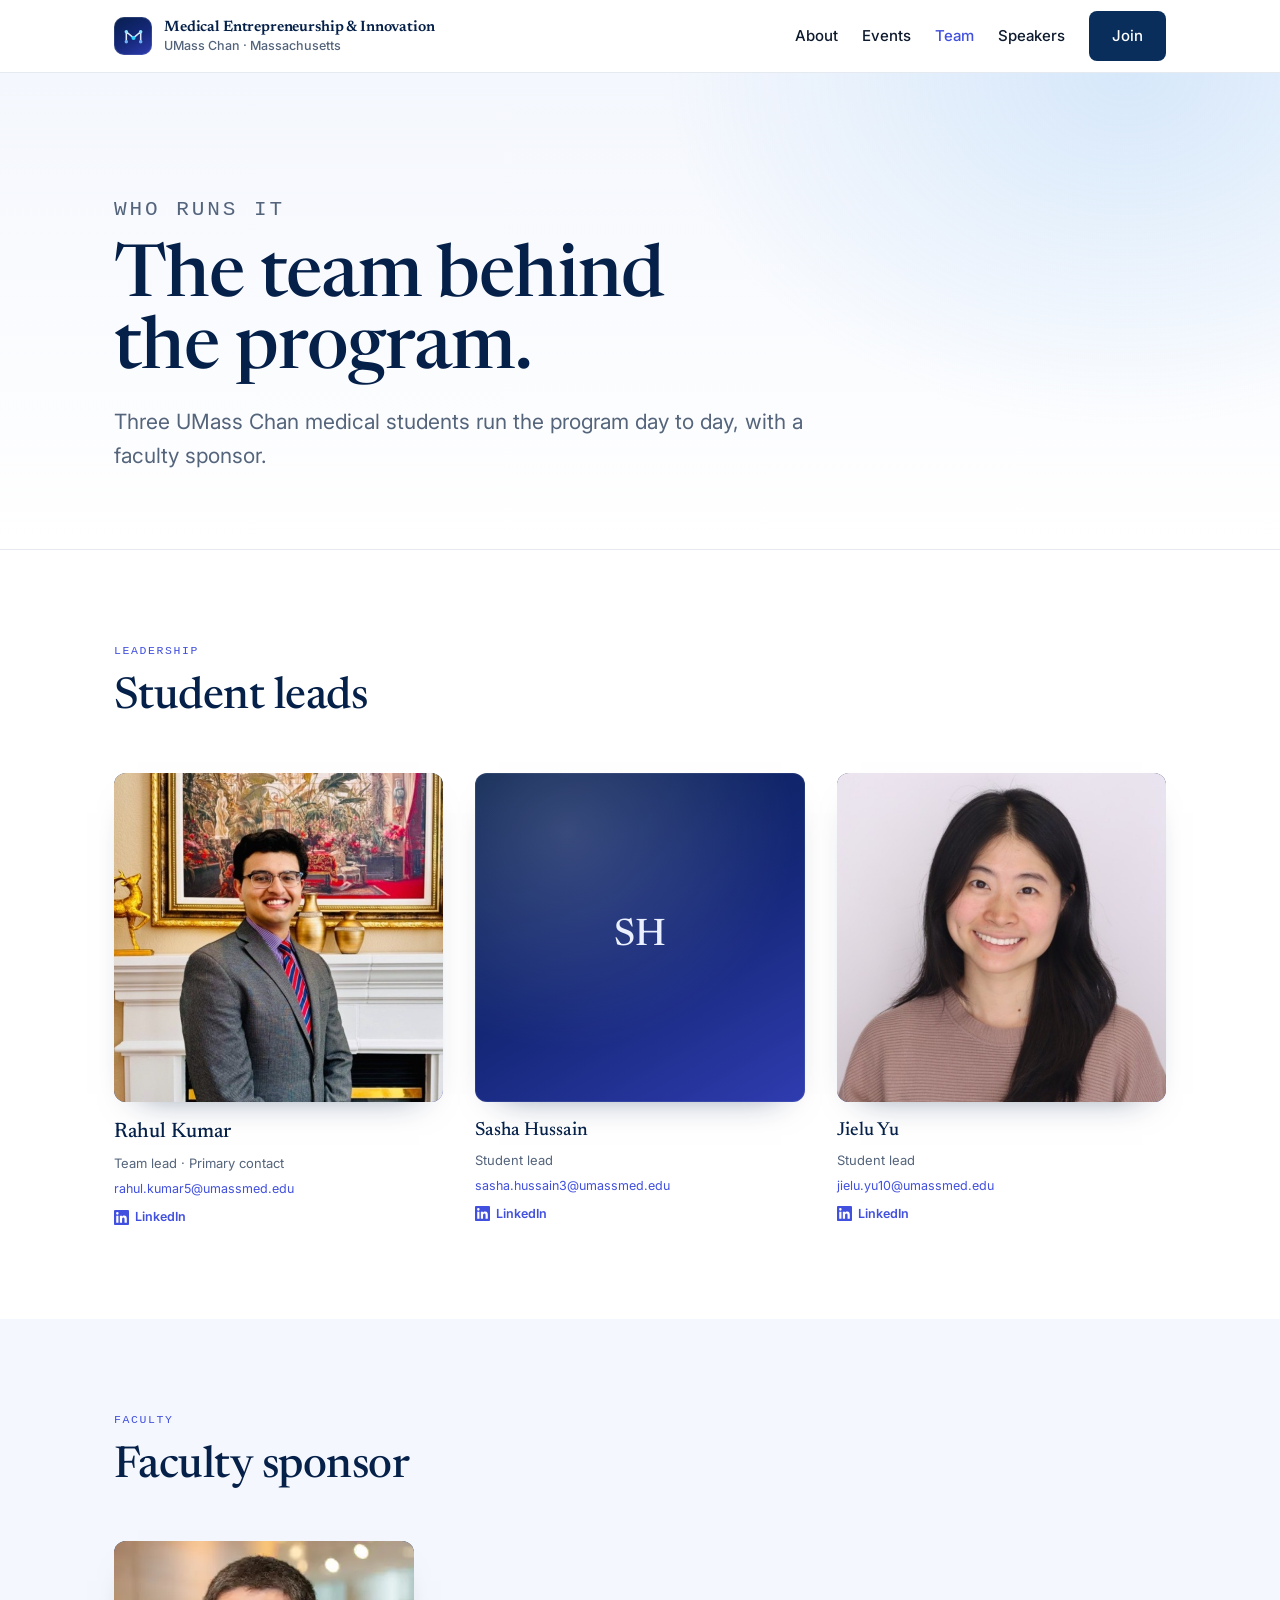
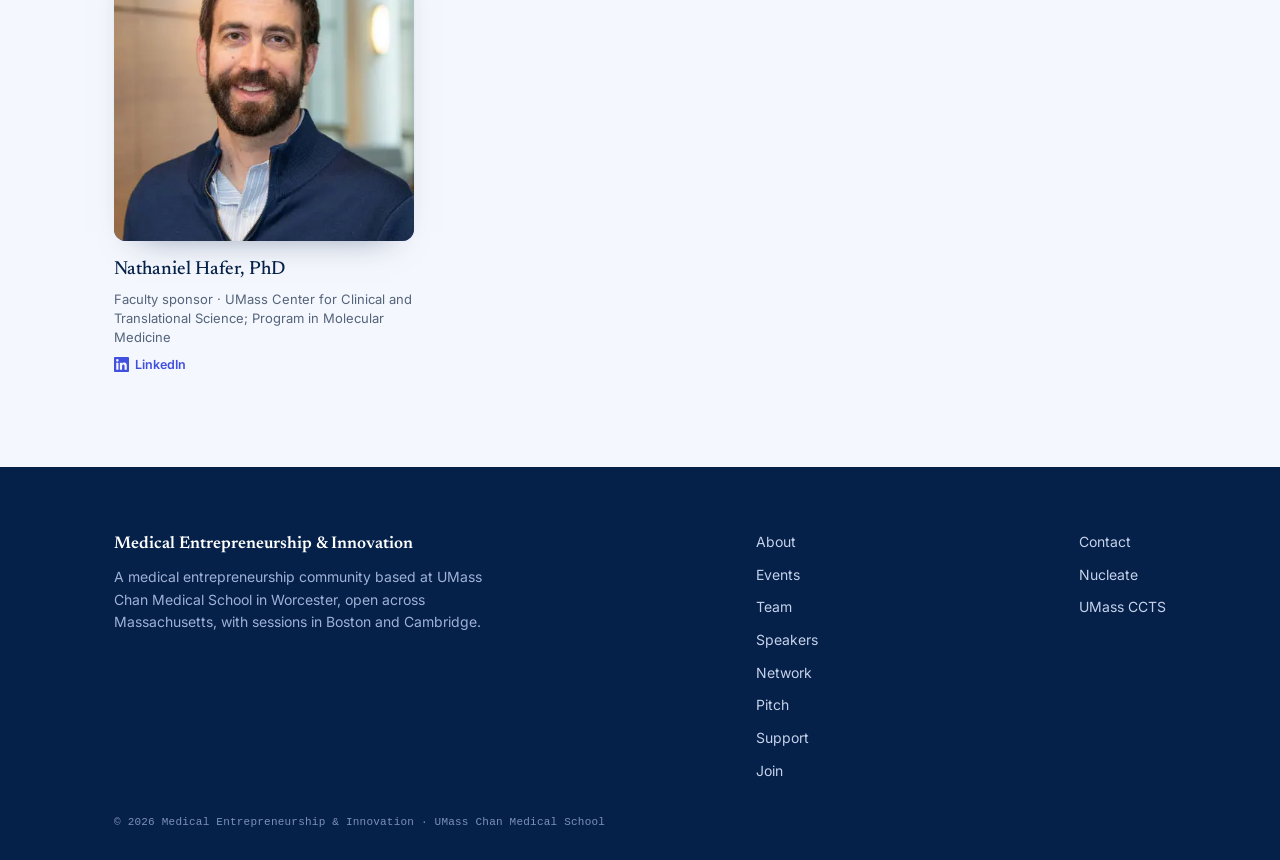
<file: team.html>
<!DOCTYPE html>
<html lang="en">
<head>
<meta charset="UTF-8">
<meta name="viewport" content="width=device-width, initial-scale=1.0">
<meta name="theme-color" content="#052049">
<link rel="icon" type="image/svg+xml" href="favicon.svg">
<link rel="apple-touch-icon" href="apple-touch-icon.png">
<link rel="canonical" href="https://rahulkumarr18.github.io/oee-medical-entrepreneurship/team.html">
<meta property="og:image" content="https://rahulkumarr18.github.io/oee-medical-entrepreneurship/og-cover.jpg">
<meta name="twitter:card" content="summary_large_image">
<title>Team · Medical Entrepreneurship &amp; Innovation</title>
<meta name="description" content="The team running Medical Entrepreneurship &amp; Innovation: student leads Rahul Kumar, Sasha Hussain, and Jielu Yu, with faculty sponsor Nathaniel Hafer, PhD.">
<meta property="og:type" content="website">
<meta property="og:title" content="Team · Medical Entrepreneurship &amp; Innovation">
<meta property="og:description" content="The students running the program, and the faculty sponsor behind it.">
<link rel="preconnect" href="https://fonts.googleapis.com">
<link rel="preconnect" href="https://fonts.gstatic.com" crossorigin>
<link href="https://fonts.googleapis.com/css2?family=Inter:wght@300..700&family=Newsreader:ital,opsz,wght@0,6..72,400..600;1,6..72,400..500&display=swap" rel="stylesheet">
<link rel="stylesheet" href="styles.css?v=24">
</head>
<body>
<a class="skip-link" href="#main">Skip to content</a>

<header class="site-head">
  <div class="wrap nav">
    <a href="index.html" class="brand" aria-label="Medical Entrepreneurship &amp; Innovation, home">
      <span class="brand-mark"><svg viewBox="0 0 24 24" fill="none" aria-hidden="true"><path d="M4.5 17.5V7l7.5 6.5L19.5 7v10.5" stroke="#DCE9FF" stroke-width="1.6" stroke-linejoin="round" stroke-linecap="round"/><circle cx="4.5" cy="17.5" r="1.8" fill="#6CB1F2"/><circle cx="4.5" cy="7" r="1.8" fill="#8FE3FF"/><circle cx="12" cy="13.5" r="2.1" fill="#2ED3FF"/><circle cx="19.5" cy="7" r="1.8" fill="#8FE3FF"/><circle cx="19.5" cy="17.5" r="1.8" fill="#6CB1F2"/></svg></span>
      <span class="brand-text"><b>Medical Entrepreneurship &amp; Innovation</b> UMass Chan · Massachusetts</span>
    </a>
    <button class="nav-toggle" type="button" aria-label="Menu" aria-expanded="false" aria-controls="nav-links"><span></span></button>
    <nav class="links" id="nav-links">
      <a href="about.html">About</a>
      <a href="program.html">Events</a>
      <a href="team.html" class="active" aria-current="page">Team</a>
      <a href="speakers.html">Speakers</a>
      <a href="join.html" class="btn btn-solid">Join</a>
    </nav>
  </div>
</header>

<main id="main">

<div class="page-head page-head-strong">
  <div class="wrap">
    <p class="kicker">Who runs it</p>
    <h1>The team behind the program.</h1>
    <p>Three UMass Chan medical students run the program day to day, with a faculty sponsor.</p>
  </div>
</div>

<section>
  <div class="wrap">
    <div class="section-head"><p class="kicker">Leadership</p><h2>Student leads</h2></div>
    <div class="team-grid g3">
      <div class="person lead">
        <div class="avatar"><img src="images/rahul-kumar.jpg" alt="" loading="lazy"></div>
        <div class="p-name">Rahul Kumar</div>
        <div class="p-role">Team lead · Primary contact</div>
        <a class="p-email" href="mailto:rahul.kumar5@umassmed.edu">rahul.kumar5@umassmed.edu</a>
        <a class="p-social" href="https://www.linkedin.com/in/rahulkmd/" target="_blank" rel="noopener" aria-label="Rahul Kumar on LinkedIn"><svg viewBox="0 0 24 24" fill="currentColor" aria-hidden="true"><path d="M20.45 20.45h-3.56v-5.57c0-1.33-.03-3.04-1.85-3.04-1.85 0-2.14 1.45-2.14 2.94v5.67H9.35V9h3.42v1.56h.05c.47-.9 1.64-1.85 3.37-1.85 3.6 0 4.27 2.37 4.27 5.46v6.28zM5.34 7.43a2.07 2.07 0 1 1 0-4.14 2.07 2.07 0 0 1 0 4.14zM7.12 20.45H3.56V9h3.56v11.45zM22.22 0H1.77C.79 0 0 .77 0 1.72v20.56C0 23.23.79 24 1.77 24h20.45c.98 0 1.78-.77 1.78-1.72V1.72C24 .77 23.2 0 22.22 0z"/></svg>LinkedIn</a>
      </div>
      <div class="person">
        <div class="avatar" aria-hidden="true">SH</div>
        <div class="p-name">Sasha Hussain</div>
        <div class="p-role">Student lead</div>
        <a class="p-email" href="mailto:Sasha.Hussain3@umassmed.edu">sasha.hussain3@umassmed.edu</a>
        <a class="p-social" href="https://www.linkedin.com/in/sasha-hussain-393154168/" target="_blank" rel="noopener" aria-label="Sasha Hussain on LinkedIn"><svg viewBox="0 0 24 24" fill="currentColor" aria-hidden="true"><path d="M20.45 20.45h-3.56v-5.57c0-1.33-.03-3.04-1.85-3.04-1.85 0-2.14 1.45-2.14 2.94v5.67H9.35V9h3.42v1.56h.05c.47-.9 1.64-1.85 3.37-1.85 3.6 0 4.27 2.37 4.27 5.46v6.28zM5.34 7.43a2.07 2.07 0 1 1 0-4.14 2.07 2.07 0 0 1 0 4.14zM7.12 20.45H3.56V9h3.56v11.45zM22.22 0H1.77C.79 0 0 .77 0 1.72v20.56C0 23.23.79 24 1.77 24h20.45c.98 0 1.78-.77 1.78-1.72V1.72C24 .77 23.2 0 22.22 0z"/></svg>LinkedIn</a>
      </div>
      <div class="person">
        <div class="avatar"><img src="images/jielu-yu.jpg" alt="" loading="lazy"></div>
        <div class="p-name">Jielu Yu</div>
        <div class="p-role">Student lead</div>
        <a class="p-email" href="mailto:Jielu.Yu10@umassmed.edu">jielu.yu10@umassmed.edu</a>
        <a class="p-social" href="https://www.linkedin.com/in/jielu-yu/" target="_blank" rel="noopener" aria-label="Jielu Yu on LinkedIn"><svg viewBox="0 0 24 24" fill="currentColor" aria-hidden="true"><path d="M20.45 20.45h-3.56v-5.57c0-1.33-.03-3.04-1.85-3.04-1.85 0-2.14 1.45-2.14 2.94v5.67H9.35V9h3.42v1.56h.05c.47-.9 1.64-1.85 3.37-1.85 3.6 0 4.27 2.37 4.27 5.46v6.28zM5.34 7.43a2.07 2.07 0 1 1 0-4.14 2.07 2.07 0 0 1 0 4.14zM7.12 20.45H3.56V9h3.56v11.45zM22.22 0H1.77C.79 0 0 .77 0 1.72v20.56C0 23.23.79 24 1.77 24h20.45c.98 0 1.78-.77 1.78-1.72V1.72C24 .77 23.2 0 22.22 0z"/></svg>LinkedIn</a>
      </div>
    </div>
  </div>
</section>

<section class="band">
  <div class="wrap">
    <div class="section-head"><p class="kicker">Faculty</p><h2>Faculty sponsor</h2></div>
    <div class="team-grid g1">
      <div class="person">
        <div class="avatar"><img src="images/nathaniel-hafer.webp" alt="" loading="lazy"></div>
        <div class="p-name">Nathaniel Hafer, PhD</div>
        <div class="p-role">Faculty sponsor · UMass Center for Clinical and Translational Science; Program in Molecular Medicine</div>
        <a class="p-social" href="https://www.linkedin.com/in/nhafer/" target="_blank" rel="noopener" aria-label="Nathaniel Hafer on LinkedIn"><svg viewBox="0 0 24 24" fill="currentColor" aria-hidden="true"><path d="M20.45 20.45h-3.56v-5.57c0-1.33-.03-3.04-1.85-3.04-1.85 0-2.14 1.45-2.14 2.94v5.67H9.35V9h3.42v1.56h.05c.47-.9 1.64-1.85 3.37-1.85 3.6 0 4.27 2.37 4.27 5.46v6.28zM5.34 7.43a2.07 2.07 0 1 1 0-4.14 2.07 2.07 0 0 1 0 4.14zM7.12 20.45H3.56V9h3.56v11.45zM22.22 0H1.77C.79 0 0 .77 0 1.72v20.56C0 23.23.79 24 1.77 24h20.45c.98 0 1.78-.77 1.78-1.72V1.72C24 .77 23.2 0 22.22 0z"/></svg>LinkedIn</a>
      </div>
    </div>
  </div>
</section>

</main>

<footer class="site-foot">
  <div class="wrap">
    <div class="foot-grid">
      <div class="aff"><strong>Medical Entrepreneurship &amp; Innovation</strong><p>A medical entrepreneurship community based at UMass Chan Medical School in Worcester, open across Massachusetts, with sessions in Boston and Cambridge.</p></div>
      <nav class="foot-nav" aria-label="Pages">
        <a href="about.html">About</a>
        <a href="program.html">Events</a>
        <a href="team.html">Team</a>
        <a href="speakers.html">Speakers</a>
        <a href="network.html">Network</a>
        <a href="showcase.html">Pitch</a>
        <a href="partners.html">Support</a>
        <a href="join.html">Join</a>
      </nav>
      <nav class="foot-nav" aria-label="Elsewhere">
        <a href="mailto:rahul.kumar5@umassmed.edu">Contact</a>
        <a href="https://nucleate.org/" target="_blank" rel="noopener">Nucleate</a>
        <a href="https://www.umassmed.edu/ccts/" target="_blank" rel="noopener">UMass CCTS</a>
      </nav>
    </div>
    <div class="foot-fine">© 2026 Medical Entrepreneurship &amp; Innovation · UMass Chan Medical School</div>
  </div>
</footer>

<script src="site.js?v=8"></script>
</body>
</html>
</file>
<file: styles.css>
/* Medical Entrepreneurship & Innovation OEE — UMass Chan
   Blue / periwinkle editorial system. */
:root{
  --navy:#052049; --navy-2:#0A2E5C; --ink:#0E1B2E;
  --peri:#5868EA; --peri-ink:#4150DE; --blue:#6CB1F2; --cyan:#2ED3FF;
  --slate:#54647B; --slate-2:#5E6A82;
  --paper:#FFFFFF; --mist:#F4F7FD; --mist-2:#E9EFFB;
  --line:#E5EAF1; --line-2:#D2DAE6;
  --wash:#ECEFFC;
  --grad:linear-gradient(118deg,#6CB1F2 0%,#5566E6 100%);
  --grad-deep:linear-gradient(150deg,#061F4D 0%,#15287A 55%,#2F3CB0 100%);
  --serif:'Newsreader', Georgia, 'Times New Roman', serif;
  --sans:'Inter', -apple-system, BlinkMacSystemFont, 'Segoe UI', Roboto, sans-serif;
  --mono:'SF Mono', ui-monospace, SFMono-Regular, Menlo, Consolas, monospace;
  --maxw:1140px; --pad:clamp(20px,5vw,44px); --r:14px; --r-sm:9px;
}
*{margin:0;padding:0;box-sizing:border-box}
html{scroll-behavior:smooth;scroll-padding-top:88px;-webkit-text-size-adjust:100%}
body{font-family:var(--sans);color:var(--ink);background:var(--paper);line-height:1.62;-webkit-font-smoothing:antialiased}
img{max-width:100%;display:block}
a{color:var(--peri-ink);text-decoration:none}
:focus-visible{outline:2px solid var(--peri-ink);outline-offset:3px;border-radius:3px}
.wrap{max-width:var(--maxw);margin:0 auto;padding-left:var(--pad);padding-right:var(--pad)}
.skip-link{position:absolute;left:-9999px;top:0;z-index:200;background:var(--navy);color:#fff;padding:10px 16px}
.skip-link:focus{left:0}
h1,h2,h3,h4{font-family:var(--serif);font-weight:500;letter-spacing:-0.012em;line-height:1.08;color:var(--navy)}
.kicker,.eyebrow{font-family:var(--mono);font-size:11.5px;letter-spacing:.14em;text-transform:uppercase;color:var(--peri-ink);font-weight:500}
p a:not(.btn){text-decoration:underline;text-underline-offset:2px}
::selection{background:var(--wash)}

/* buttons */
.btn{display:inline-block;font-family:var(--sans);font-size:15px;font-weight:500;padding:12px 22px;border-radius:8px;border:1px solid transparent;cursor:pointer;transition:background .18s,color .18s,border-color .18s,transform .18s,box-shadow .18s}
.btn-solid{background:var(--navy-2);color:#fff}
.btn-solid:hover{background:linear-gradient(120deg,#0A2E5C,#3340B8);transform:translateY(-1px);box-shadow:0 16px 34px -16px rgba(46,211,255,.5),0 8px 20px -12px rgba(85,102,230,.6)}
.btn-ghost{color:var(--navy);background:transparent;border-color:var(--line-2)}
.btn-ghost:hover{background:var(--wash);border-color:var(--peri)}
.btn-light{color:#fff;background:rgba(255,255,255,.08);border-color:rgba(255,255,255,.62)}
.btn-light:hover{background:rgba(255,255,255,.16);border-color:#fff;transform:translateY(-1px)}
.btn-lg{padding:15px 28px;font-size:16px}

/* header */
.site-head{position:sticky;top:0;z-index:100;background:rgba(255,255,255,.86);backdrop-filter:saturate(1.4) blur(10px);border-bottom:1px solid var(--line)}
.nav{display:flex;align-items:center;justify-content:space-between;min-height:72px;gap:16px}
.brand{display:flex;align-items:center;gap:12px;color:var(--navy)}
.brand-mark{display:grid;place-items:center;width:38px;height:38px;border-radius:10px;background:var(--grad-deep);box-shadow:inset 0 0 0 1px rgba(255,255,255,.12)}
.brand-mark svg{width:23px;height:23px;display:block}
.brand-text{font-size:12.5px;line-height:1.25;color:var(--slate);font-weight:500}
.brand-text b{display:block;font-family:var(--serif);font-size:15px;color:var(--navy);font-weight:600;letter-spacing:-.01em}
.links{display:flex;align-items:center;gap:24px}
.links a{color:var(--ink);font-size:15px;font-weight:500}
.links a:not(.btn):hover,.links a:not(.btn).active{color:var(--peri-ink)}
.links a.btn-solid,.links a.btn-solid:hover,.links a.btn-solid:focus{color:#fff}
.links a.btn-solid.active{box-shadow:0 0 0 2px var(--wash),0 0 0 3px var(--peri)}
.nav-toggle{display:none;width:42px;height:38px;background:none;border:1px solid var(--line);border-radius:8px;cursor:pointer;position:relative}
.nav-toggle span,.nav-toggle span::before,.nav-toggle span::after{content:'';position:absolute;left:50%;top:50%;width:18px;height:2px;background:var(--ink);transform:translate(-50%,-50%);transition:.2s}
.nav-toggle span::before{transform:translate(-50%,-6px)}
.nav-toggle span::after{transform:translate(-50%,6px)}

/* hero */
.hero{background:linear-gradient(180deg,var(--mist) 0%,#fff 78%);border-bottom:1px solid var(--line);overflow:hidden}
.hero-grid{display:grid;grid-template-columns:0.92fr 1.18fr;gap:clamp(20px,3vw,40px);align-items:stretch;padding:clamp(24px,3.5vw,44px) 0 clamp(28px,3.5vw,52px)}
.hero-copy{align-self:center}
.hero .eyebrow{margin-bottom:18px}
.hero h1{font-size:clamp(29px,4.1vw,46px);letter-spacing:-.02em;line-height:1.08}
.hero h1 em{font-style:italic;color:var(--peri-ink)}
.hero .sub{font-size:clamp(16px,1.9vw,19px);color:var(--slate);max-width:46ch;margin-top:22px}
.hero-cta{margin-top:30px;display:flex;gap:14px;flex-wrap:wrap;align-items:center}
.hero-fig{position:relative;width:100%;height:100%;min-height:clamp(360px,44vw,560px);margin:0 auto}
#net-canvas{width:100%;height:100%;display:block}
.net-legend{display:none}
.hero-fig .figcap{position:absolute;left:0;bottom:-6px;font-family:var(--mono);font-size:10.5px;letter-spacing:.05em;text-transform:uppercase;color:var(--slate-2)}

.hero-incubator{background:
  radial-gradient(58% 80% at 88% 12%,rgba(46,211,255,.20),transparent 58%),
  radial-gradient(46% 58% at 8% 88%,rgba(88,104,234,.14),transparent 60%),
  linear-gradient(180deg,#F7FAFF 0%,#EEF4FF 50%,#fff 100%)}
.hero-incubator .hero-grid{min-height:min(760px,calc(100vh - 72px));grid-template-columns:minmax(0,.88fr) minmax(0,1.22fr);align-items:center;padding-top:clamp(30px,4vw,56px);padding-bottom:clamp(30px,4vw,56px)}
.hero-incubator h1{font-size:clamp(40px,5.8vw,76px);max-width:13.5ch;line-height:1;letter-spacing:-.026em}
.hero-incubator .sub{font-size:clamp(17px,2vw,21px);max-width:52ch;line-height:1.55}
.hero-incubator .hero-fig{min-height:clamp(380px,46vw,620px);max-height:680px}
.hero-incubator .facts{padding-bottom:0}


/* large network map (network page) */
.map-hero{background:radial-gradient(120% 130% at 70% 10%,var(--wash),var(--mist) 60%,#fff 100%);border-bottom:1px solid var(--line)}
.map-fig{position:relative;width:100%;aspect-ratio:2.1/1;max-height:60vh}
.map-fig canvas{width:100%;height:100%;display:block}
@media (max-width:760px){.map-fig{aspect-ratio:1.15/1}}

.hl-line{display:inline-block}

/* facts */
.facts{list-style:none;display:flex;flex-wrap:wrap;gap:clamp(22px,5vw,56px);border-top:1px solid var(--line);padding:26px 0}
.facts li{display:flex;flex-direction:column}
.f-n{font-family:var(--serif);font-size:clamp(21px,3vw,28px);color:var(--peri-ink);font-weight:600}
.f-l{font-size:12.5px;color:var(--slate-2);margin-top:3px}

/* sections */
section{padding:clamp(52px,7.5vw,92px) 0}
.band{background:var(--mist)}
.section-head{max-width:62ch;margin-bottom:clamp(30px,4vw,50px)}
.section-head .kicker{display:block;margin-bottom:14px}
.section-head h2{font-size:clamp(28px,4.3vw,44px)}
.section-intro{font-size:clamp(16px,1.7vw,18px);color:var(--slate);margin-top:16px}
.section-top{display:flex;align-items:baseline;justify-content:space-between;gap:20px;flex-wrap:wrap;margin-bottom:26px}
.more{font-family:var(--mono);font-size:12px;letter-spacing:.06em;text-transform:uppercase;color:var(--peri-ink);white-space:nowrap}

/* manifesto */
.manifesto p{font-family:var(--serif);color:var(--navy)}
.manifesto .m1{font-size:clamp(23px,3.6vw,38px);line-height:1.24;letter-spacing:-.015em;max-width:20ch}
.manifesto .m2{font-size:clamp(18px,2.2vw,24px);color:var(--slate);margin-top:24px;max-width:52ch;line-height:1.4}
.manifesto .m2 em{color:var(--peri-ink);font-style:italic}
.manifesto-grid{display:grid;grid-template-columns:minmax(0,.76fr) minmax(0,1.24fr);gap:clamp(28px,6vw,80px);align-items:start}
.manifesto-grid .m1,.manifesto-grid .m2{margin-top:0}

/* page head (interior pages) */
.page-head{background:var(--mist);border-bottom:1px solid var(--line);padding:clamp(40px,6vw,72px) 0 clamp(30px,4vw,44px)}
.page-head .kicker{margin-bottom:16px;display:block}
.page-head h1{font-size:clamp(34px,5.6vw,58px)}
.page-head p{font-size:clamp(16px,1.8vw,19px);color:var(--slate);max-width:60ch;margin-top:18px}
.page-head-strong{background:
  radial-gradient(58% 120% at 88% 0%,rgba(108,177,242,.22),transparent 62%),
  linear-gradient(180deg,var(--mist),#fff);padding-top:clamp(56px,8vw,104px);padding-bottom:clamp(44px,6vw,76px)}
.page-head-strong h1{font-size:clamp(40px,6vw,72px);max-width:13ch;line-height:1}
.page-head-strong p{font-size:clamp(17px,2vw,21px);max-width:58ch}

/* generic 2-col */
.grid-2{display:grid;grid-template-columns:minmax(0,.85fr) minmax(0,1.15fr);gap:clamp(28px,5vw,64px);align-items:start}
.grid-2 h2{font-size:clamp(26px,3.6vw,40px)}
.prose p{font-size:17px;color:var(--slate);margin-bottom:18px;max-width:62ch}
.prose p:last-child{margin-bottom:0}
.prose strong{color:var(--navy);font-weight:600}

.feature-grid{display:grid;grid-template-columns:repeat(3,1fr);gap:18px}
.feature-card{position:relative;overflow:hidden;border:1px solid var(--line);border-radius:var(--r);background:linear-gradient(180deg,#fff,var(--mist));padding:30px 28px;min-height:260px;transition:transform .22s,border-color .22s,box-shadow .22s}
.feature-card::before{content:'';position:absolute;left:28px;right:28px;top:0;height:3px;background:var(--grad);border-radius:0 0 8px 8px}
.feature-card::after{content:'';position:absolute;inset:auto -40px -90px auto;width:220px;height:220px;border-radius:50%;background:radial-gradient(circle,rgba(46,211,255,.18),transparent 64%);pointer-events:none}
.feature-card:hover{transform:translateY(-4px);border-color:#C3CEF0;box-shadow:0 28px 58px -36px rgba(5,32,73,.45)}
.feature-card h3{font-size:clamp(22px,2.6vw,29px);max-width:12ch;margin:12px 0 12px}
.feature-card p{font-size:15.5px;color:var(--slate);line-height:1.58;position:relative}

.split-spotlight{background:var(--navy);color:#fff;position:relative;overflow:hidden}
.split-spotlight::after{content:'';position:absolute;inset:0;background:
  linear-gradient(90deg,rgba(46,211,255,.18),transparent 34%),
  radial-gradient(90% 140% at 86% 12%,rgba(88,104,234,.35),transparent 62%);pointer-events:none}
.spotlight-grid{position:relative;z-index:1;display:grid;grid-template-columns:minmax(0,.92fr) minmax(0,1.08fr);gap:clamp(28px,5vw,64px);align-items:start}
.split-spotlight .kicker{color:#AFC0FF}
.split-spotlight h2{color:#fff;font-size:clamp(31px,4.8vw,58px)}
.split-spotlight .prose p{color:#DDE7FF}

.audience-grid{display:grid;grid-template-columns:repeat(4,1fr);gap:14px}
.audience-card{display:flex;min-height:210px;flex-direction:column;justify-content:space-between;border:1px solid var(--line);border-radius:var(--r);background:#fff;padding:22px;color:var(--navy);transition:transform .22s,border-color .22s,box-shadow .22s}
.audience-card:hover{text-decoration:none;transform:translateY(-4px);border-color:#C3CEF0;box-shadow:0 22px 48px -32px rgba(88,104,234,.5)}
.audience-card span{font-family:var(--mono);font-size:10.5px;letter-spacing:.1em;text-transform:uppercase;color:var(--peri-ink)}
.audience-card strong{font-family:var(--serif);font-size:22px;line-height:1.14;font-weight:500;letter-spacing:-.01em}

/* network cards */
.net-grid{display:grid;grid-template-columns:repeat(3,1fr);gap:16px}
.net-card{background:var(--paper);border:1px solid var(--line);border-radius:var(--r);padding:24px 22px;position:relative;overflow:hidden;transition:transform .2s,border-color .2s,box-shadow .2s}
.net-card::after{content:'';position:absolute;inset:0;background:radial-gradient(340px circle at var(--mx,50%) var(--my,0%),rgba(88,104,234,.08),transparent 60%);opacity:0;transition:opacity .25s}
.net-card:hover{transform:translateY(-3px);border-color:#C3CEF0;box-shadow:0 22px 46px -30px rgba(85,102,230,.4)}
.net-card:hover::after{opacity:1}
.net-card h3{font-size:19px;color:var(--navy);margin-bottom:8px}
.net-card p{font-size:14.5px;color:var(--slate);line-height:1.55;position:relative}
.net-tag{font-family:var(--mono);font-size:10.5px;letter-spacing:.08em;text-transform:uppercase;color:var(--peri-ink);display:block;margin-bottom:11px}

/* timeline / sessions */
.sessions{list-style:none;border-top:1px solid var(--line);counter-reset:s}
.sessions li{display:grid;grid-template-columns:92px 1fr;gap:clamp(16px,3vw,40px);padding:26px 0;border-bottom:1px solid var(--line);align-items:baseline}
.s-num{font-family:var(--mono);font-size:12px;color:var(--slate-2)}
.s-date{font-family:var(--sans);font-size:13.5px;font-weight:600;color:var(--peri-ink);letter-spacing:.02em;text-transform:uppercase;margin-top:2px}
.s-body h3{font-size:21px;color:var(--navy)}
.s-body p{font-size:15.5px;color:var(--slate);margin-top:6px;max-width:66ch}
.s-by{display:inline-block;margin-top:10px;font-size:13px;color:var(--slate-2);font-family:var(--serif);font-style:italic}
.sessions-compact li{grid-template-columns:72px 1fr;padding:22px 0}
.sessions-compact .s-body h3{font-size:20px}

/* checklist / outcomes */
.checks{display:grid;grid-template-columns:repeat(2,1fr);gap:18px 32px;list-style:none}
.checks li{font-size:15.5px;color:var(--slate);padding-left:26px;position:relative;line-height:1.5}
.checks li::before{content:'';position:absolute;left:0;top:8px;width:10px;height:10px;border-radius:50%;background:var(--grad)}
.checks li b{color:var(--navy);font-weight:600}

/* team */
.team-grid{display:grid;grid-template-columns:repeat(4,1fr);gap:clamp(20px,3vw,32px)}
.person .avatar{width:100%;aspect-ratio:1;border-radius:12px;overflow:hidden;display:flex;align-items:center;justify-content:center;font-family:var(--serif);font-weight:500;font-size:38px;color:#EAF0FF;background:radial-gradient(125% 120% at 28% 18%,rgba(255,255,255,.18),transparent 55%),var(--grad-deep);box-shadow:inset 0 0 0 1px rgba(255,255,255,.08),0 16px 34px -24px rgba(5,32,73,.55);margin-bottom:14px;transition:transform .22s,box-shadow .22s}
.person .avatar img{width:100%;height:100%;object-fit:cover}
.person:hover .avatar{transform:translateY(-2px);box-shadow:inset 0 0 0 1px rgba(255,255,255,.1),0 22px 40px -24px rgba(5,32,73,.6)}
.person .p-name{font-family:var(--serif);font-size:19px;font-weight:500;color:var(--navy)}
.person .p-role{font-size:13px;color:var(--slate);margin-top:4px;line-height:1.45}
.person.lead .avatar{background:radial-gradient(125% 120% at 28% 18%,rgba(255,255,255,.2),transparent 55%),linear-gradient(150deg,#061F4D,#2F3CB0 120%)}
.person.lead .p-name{font-size:21px}
.team-grid.g3{grid-template-columns:repeat(3,1fr)}
.team-grid.g1{grid-template-columns:minmax(0,300px)}
.p-social{display:flex;width:fit-content;align-items:center;gap:6px;margin-top:8px;font-size:12.5px;color:var(--peri-ink);font-weight:600}
.p-social svg{width:15px;height:15px;flex:none}
.p-social:hover{text-decoration:underline}

/* showcase placeholders */
.show-grid{display:grid;grid-template-columns:repeat(3,1fr);gap:18px}
.show-card{border:1px dashed var(--line-2);border-radius:var(--r);padding:26px 24px;background:linear-gradient(180deg,var(--mist),#fff)}
.show-card .tag{font-family:var(--mono);font-size:10.5px;letter-spacing:.08em;text-transform:uppercase;color:var(--peri-ink)}
.show-card h3{font-size:18px;color:var(--navy);margin:12px 0 8px}
.show-card p{font-size:14.5px;color:var(--slate);line-height:1.55}

/* collaborators sub grid */
.sub-grid{display:grid;grid-template-columns:repeat(2,1fr);gap:14px}
.collab{border:1px solid var(--line);border-radius:var(--r-sm);padding:18px 22px;background:var(--paper);transition:transform .2s,border-color .2s}
.collab:hover{transform:translateY(-2px);border-color:#C3CEF0}
.collab .name{font-size:15px;color:var(--navy);font-weight:600}
.collab .role{font-size:13px;color:var(--slate);margin-top:3px}
.collab .tail{display:block;font-size:12px;color:var(--peri-ink);margin-top:8px}

/* Theme / grouped sub-sections (speakers by theme, ecosystem groups) */
.group{margin-top:34px}
.group:first-of-type{margin-top:0}
.group-label{display:flex;align-items:baseline;gap:10px;font-family:var(--mono);font-size:11px;letter-spacing:.1em;text-transform:uppercase;color:var(--peri-ink);font-weight:600;margin:0 0 14px}
.group-label::after{content:'';flex:1;height:1px;background:var(--line)}
.group-label .gl-note{font-family:var(--sans);letter-spacing:0;text-transform:none;font-size:12.5px;color:var(--slate-2);font-weight:400}
.eco-note{font-size:13px;color:var(--slate-2);margin-top:22px;max-width:72ch}

/* CTA band */
.cta-band{background:var(--grad-deep);color:#fff}
.cta-inner{max-width:64ch}
.cta-band .kicker{color:#AFC0FF}
.cta-band h2{color:#fff;font-size:clamp(28px,4.3vw,44px);margin-top:12px}
.cta-band p{font-size:17.5px;color:#DCE4FB;margin-top:18px}
.cta-band .btn-solid{background:#fff;color:var(--navy);margin-top:26px}
.cta-band .btn-solid:hover{background:var(--wash)}
.cta-fine{margin-top:16px;font-size:13.5px;color:#B9C6EE}

/* footer */
.site-foot{background:var(--navy);color:#C6D2EA;padding:clamp(40px,6vw,64px) 0 28px}
.foot-grid{display:flex;justify-content:space-between;gap:clamp(28px,5vw,64px);flex-wrap:wrap}
.site-foot .aff{max-width:38ch}
.site-foot strong{font-family:var(--serif);font-weight:600;color:#fff;font-size:17px;display:block;margin-bottom:8px}
.site-foot .aff p{font-size:14px;color:#9FB2D6;line-height:1.6}
.foot-nav{display:flex;flex-direction:column;gap:10px;font-size:14px}
.foot-nav a{color:#C6D2EA}
.foot-nav a:hover{color:#fff}
.foot-fine{margin-top:32px;font-family:var(--mono);font-size:11px;color:#7C90BC;letter-spacing:.02em}

/* program journey timeline */
.journey{position:relative;margin-top:6px}
.journey::before{content:'';position:absolute;left:11px;top:14px;bottom:64px;width:2px;background:linear-gradient(180deg,var(--peri) 0%,var(--blue) 55%,var(--cyan) 100%);opacity:.45}
.stop{position:relative;display:grid;grid-template-columns:24px 1fr;gap:clamp(18px,3vw,34px);padding:22px 0;border-bottom:1px solid var(--line)}
.stop:last-child{border-bottom:0}
.stop .dot{position:relative;margin-top:5px}
.stop .dot i{display:block;width:16px;height:16px;border-radius:50%;background:#fff;border:2px solid var(--peri);box-shadow:0 0 0 5px var(--mist);transition:background .3s,border-color .3s,box-shadow .3s,transform .3s}
.stop.on .dot i{background:var(--grad);border-color:var(--cyan);box-shadow:0 0 0 5px var(--wash),0 0 18px rgba(46,211,255,.75);transform:scale(1.12)}
.stop .place{font-family:var(--mono);font-size:10px;letter-spacing:.12em;text-transform:uppercase;color:var(--slate-2);display:block;margin-bottom:6px}
.stop.arrive .place{color:var(--cyan);text-shadow:0 0 10px rgba(46,211,255,.4)}
.stop .s-date{font-size:13px;font-weight:600;color:var(--peri-ink);letter-spacing:.02em;text-transform:uppercase}
.stop h3{font-size:clamp(19px,2.4vw,23px);color:var(--navy);margin-top:4px}
.stop p{font-size:15.5px;color:var(--slate);margin-top:7px;max-width:64ch}
.stop .by{display:inline-block;margin-top:9px;font-size:13px;color:var(--slate-2);font-family:var(--serif);font-style:italic}
.chips{display:flex;flex-wrap:wrap;gap:8px;margin-top:13px}
.chip{font-family:var(--mono);font-size:10.5px;letter-spacing:.05em;text-transform:uppercase;color:var(--peri-ink);background:var(--wash);border:1px solid var(--mist-2);border-radius:6px;padding:5px 10px}

/* thin rule divider */
.rule{border:0;border-top:1px solid var(--line);margin:0}

/* faq */
.faq{border-top:1px solid var(--line)}
.faq-item{border-bottom:1px solid var(--line)}
.faq-item summary{list-style:none;cursor:pointer;padding:20px 40px 20px 0;position:relative;font-family:var(--serif);font-size:clamp(17px,2vw,20px);color:var(--navy);font-weight:500}
.faq-item summary::-webkit-details-marker{display:none}
.faq-item summary::after{content:'+';position:absolute;right:6px;top:50%;transform:translateY(-50%);font-family:var(--sans);font-size:22px;color:var(--peri-ink);transition:transform .2s}
.faq-item[open] summary::after{content:'−'}
.faq-item summary:hover{color:var(--peri-ink)}
.faq-item .faq-a{padding:0 40px 22px 0;font-size:15.5px;color:var(--slate);line-height:1.6;max-width:70ch}
.faq-item .faq-a a{color:var(--peri-ink)}

/* partners logo wall */
.logo-wall{display:grid;grid-template-columns:repeat(auto-fit,minmax(210px,1fr));gap:16px}
.logo-tile{border:1px solid var(--line);border-radius:var(--r);background:var(--paper);min-height:132px;display:flex;flex-direction:column;align-items:center;justify-content:center;gap:8px;padding:26px 22px;transition:transform .2s,border-color .2s,box-shadow .2s}
.logo-tile:hover{transform:translateY(-3px);border-color:#C3CEF0;box-shadow:0 22px 46px -30px rgba(85,102,230,.4)}
.logo-tile img{max-height:72px;width:auto;border-radius:8px}
.logo-tile .wordmark{font-family:var(--sans);font-weight:700;font-size:30px;letter-spacing:-.02em;color:#049FD9;line-height:1}
.logo-tile .lt-role{font-family:var(--mono);font-size:10.5px;letter-spacing:.08em;text-transform:uppercase;color:var(--slate-2)}

/* team email */
.p-email{display:block;margin-top:6px;font-size:12.5px;color:var(--peri-ink);word-break:break-word;width:fit-content}
.p-email:hover{text-decoration:underline}

/* program progress fill + arrival */
.journey .j-fill{position:absolute;left:11px;top:14px;width:2px;height:0;background:linear-gradient(180deg,var(--peri),var(--cyan));box-shadow:0 0 10px rgba(46,211,255,.55);z-index:1;pointer-events:none}
.stop.arrive.on .dot i{box-shadow:0 0 0 6px var(--wash),0 0 26px rgba(46,211,255,.95);transform:scale(1.28)}
.stop.arrive .place{font-weight:600}

/* homepage: path continues */
.path-more{display:flex;align-items:center;gap:12px;margin-top:20px;font-family:var(--mono);font-size:12px;letter-spacing:.05em;text-transform:uppercase;color:var(--slate-2)}
.path-more::before{content:'';flex:0 0 40px;height:2px;background:linear-gradient(90deg,var(--peri),var(--cyan))}
.path-more a{color:var(--peri-ink)}

/* showcase 3-step flow */
.flow{display:grid;grid-template-columns:repeat(3,1fr);gap:20px}
.flow .show-card{position:relative}
.flow .step-n{font-family:var(--mono);font-size:11px;letter-spacing:.1em;color:var(--peri-ink);display:block;margin-bottom:10px}
.flow .show-card:not(:last-child)::after{content:'';position:absolute;right:-13px;top:50%;width:14px;height:14px;transform:translateY(-50%);background:no-repeat center/contain url("data:image/svg+xml,%3Csvg xmlns='http://www.w3.org/2000/svg' viewBox='0 0 24 24' fill='none' stroke='%236CB1F2' stroke-width='2.5' stroke-linecap='round'%3E%3Cpath d='M4 12h15M13 6l6 6-6 6'/%3E%3C/svg%3E");z-index:2}

/* CTA node motif */
.cta-band{position:relative;overflow:hidden}
.cta-band .wrap{position:relative;z-index:1}
.cta-band::after{content:'';position:absolute;inset:0;background-image:radial-gradient(rgba(255,255,255,.16) 1.2px,transparent 1.3px);background-size:24px 24px;opacity:.55;-webkit-mask-image:linear-gradient(115deg,#000,transparent 72%);mask-image:linear-gradient(115deg,#000,transparent 72%);pointer-events:none}

/* reveal */
.reveal{opacity:0;transform:translateY(16px);transition:opacity .6s ease,transform .6s ease}
.reveal.in{opacity:1;transform:none}
.hero .hl-line{opacity:0;transform:translateY(20px);filter:blur(6px);transition:opacity .8s ease,transform .8s ease,filter .8s ease}
.hero.ready .hl-line{opacity:1;transform:none;filter:none}
.hero.ready .hl-line:nth-child(2){transition-delay:.1s}
.hero .sub,.hero .hero-cta,.hero .facts{opacity:0;transform:translateY(16px);transition:opacity .7s ease .35s,transform .7s ease .35s}
.hero.ready .sub,.hero.ready .hero-cta,.hero.ready .facts{opacity:1;transform:none}

/* responsive */
@media (max-width:900px){
  .hero-grid{grid-template-columns:1fr;gap:8px;align-items:stretch}
  .hero-incubator .hero-grid{min-height:auto;grid-template-columns:1fr}
  .hero-incubator h1{max-width:12ch}
  .hero-fig{order:-1;height:auto;min-height:0;aspect-ratio:16/11;max-height:44vh;margin-bottom:8px}
  .grid-2{grid-template-columns:1fr}
  .manifesto-grid,.spotlight-grid{grid-template-columns:1fr}
  .feature-grid,.net-grid,.show-grid{grid-template-columns:1fr 1fr}
  .audience-grid{grid-template-columns:1fr 1fr}
  .team-grid{grid-template-columns:1fr 1fr}
}
@media (max-width:760px){
  .nav-toggle{display:block}
  .links{position:absolute;top:72px;left:0;right:0;background:#fff;border-bottom:1px solid var(--line);flex-direction:column;align-items:stretch;gap:0;padding:8px var(--pad) 16px;display:none}
  .links.open{display:flex}
  .links a{padding:12px 0;border-bottom:1px solid var(--line)}
  .links a.btn{margin-top:12px;text-align:center}
}
@media (max-width:560px){
  .net-grid,.show-grid,.sub-grid,.checks,.flow,.feature-grid,.audience-grid{grid-template-columns:1fr}
  .flow .show-card:not(:last-child)::after{right:auto;left:50%;top:auto;bottom:-14px;transform:translateX(-50%) rotate(90deg)}
  .sessions li{grid-template-columns:1fr;gap:6px}
  .sessions-compact li{grid-template-columns:1fr}
  .team-grid{grid-template-columns:1fr 1fr}
  .brand-text{display:none}
  .foot-grid{flex-direction:column}
}
@media (prefers-reduced-motion:reduce){
  html{scroll-behavior:auto}
  .reveal,.hero .hl-line,.hero .sub,.hero .hero-cta,.hero .facts{opacity:1;transform:none;filter:none;transition:none}
}
</file>
